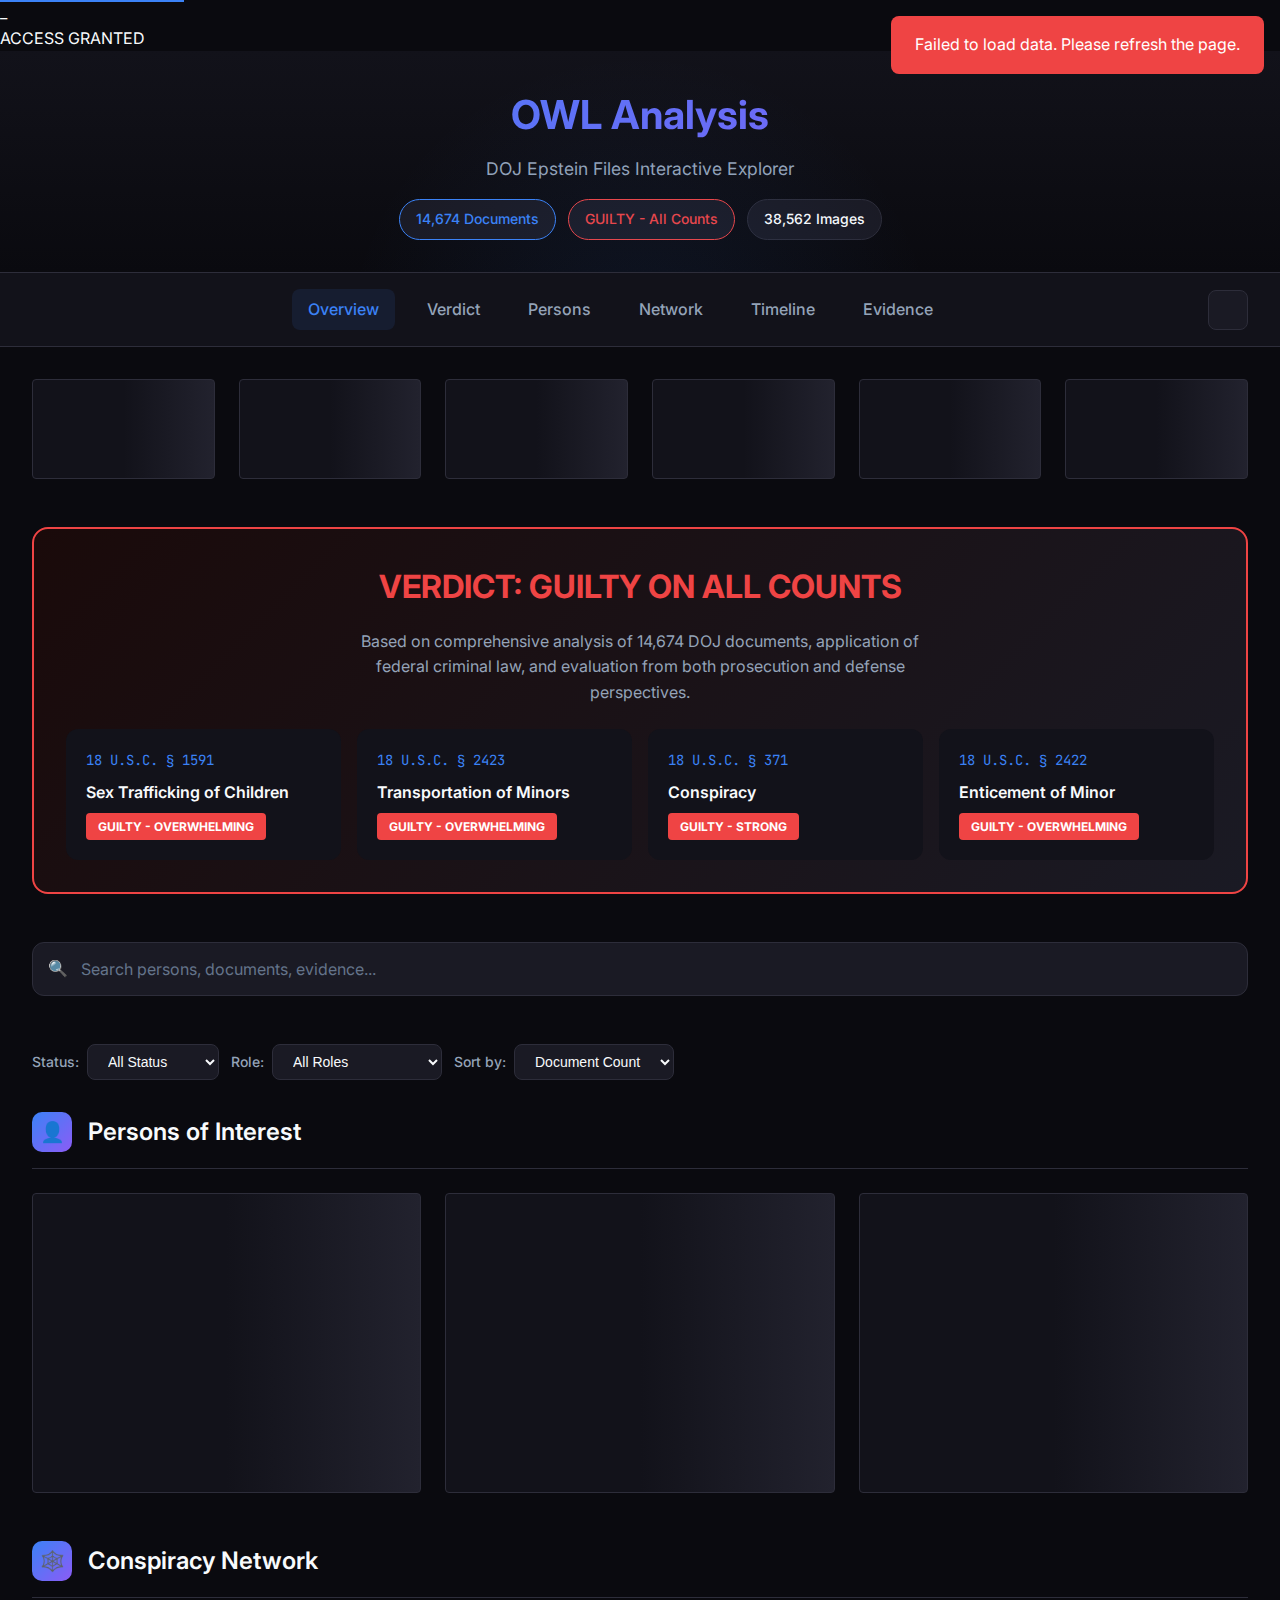
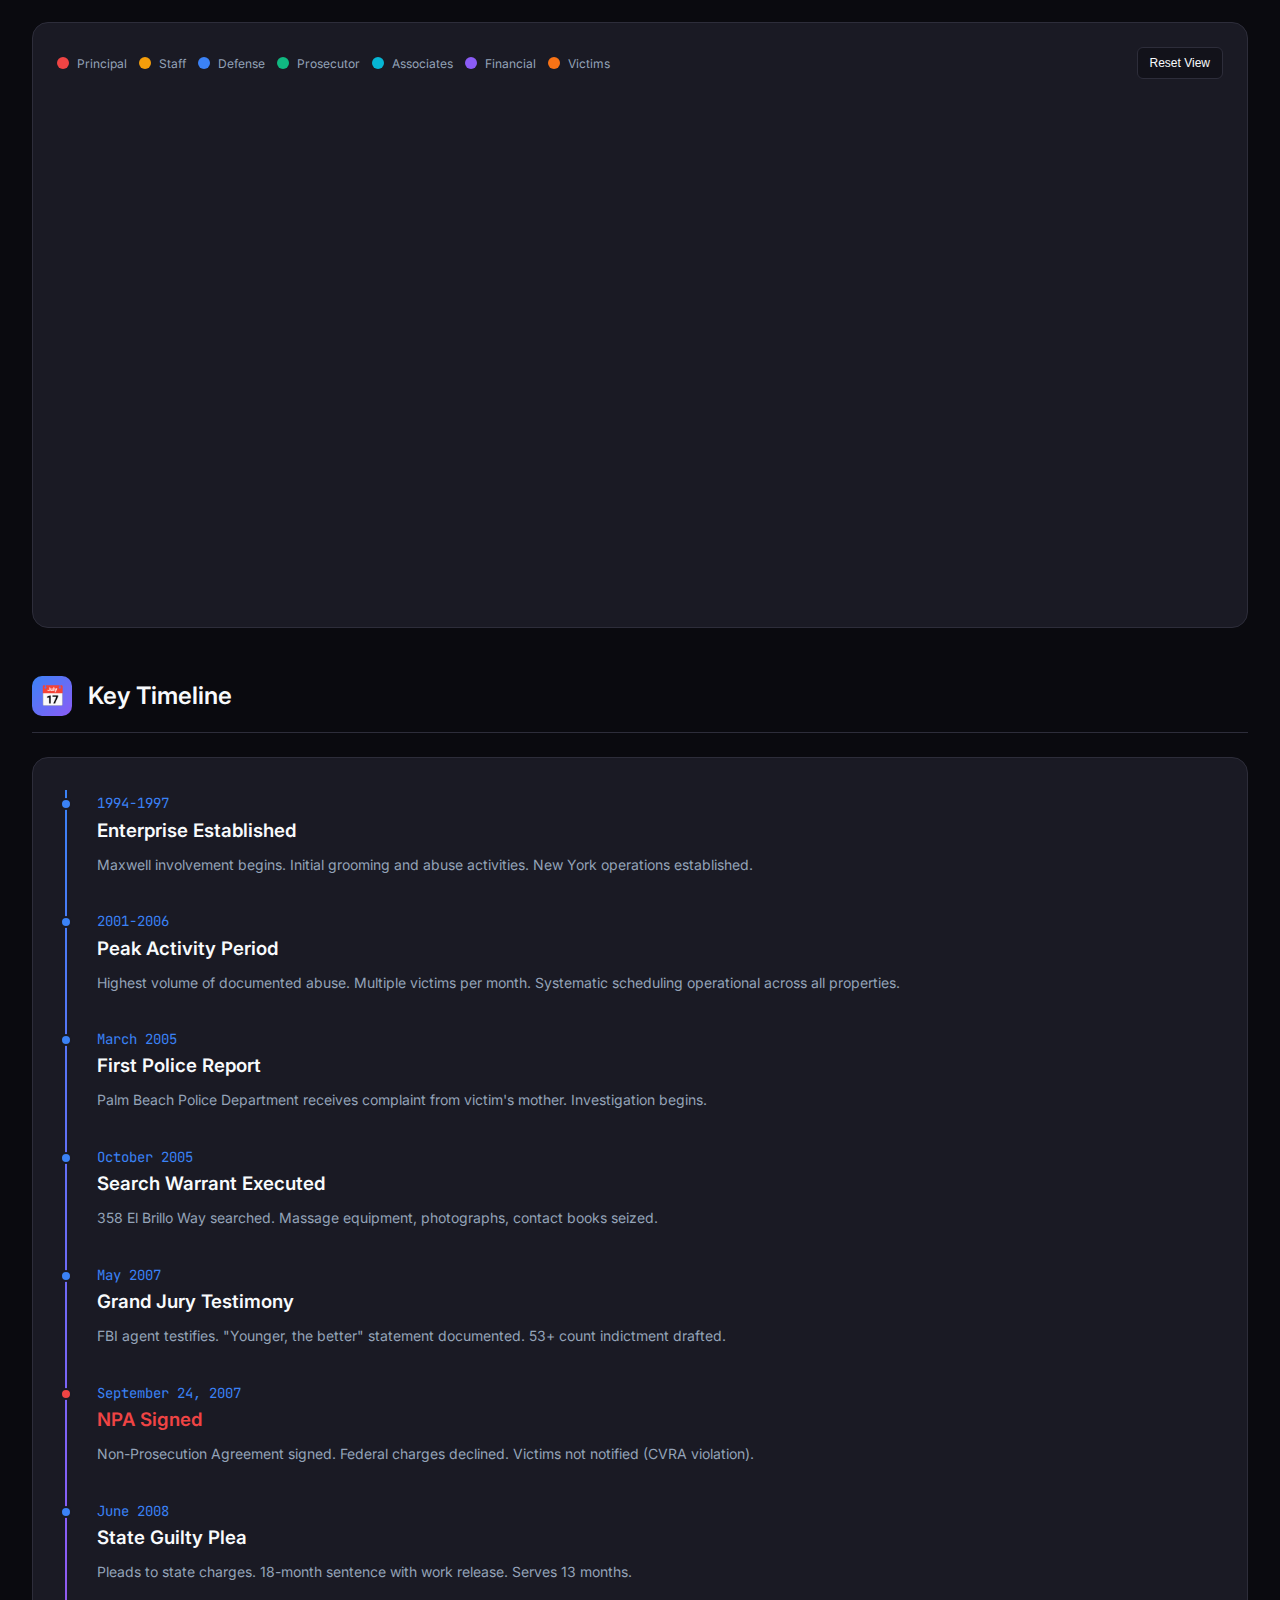
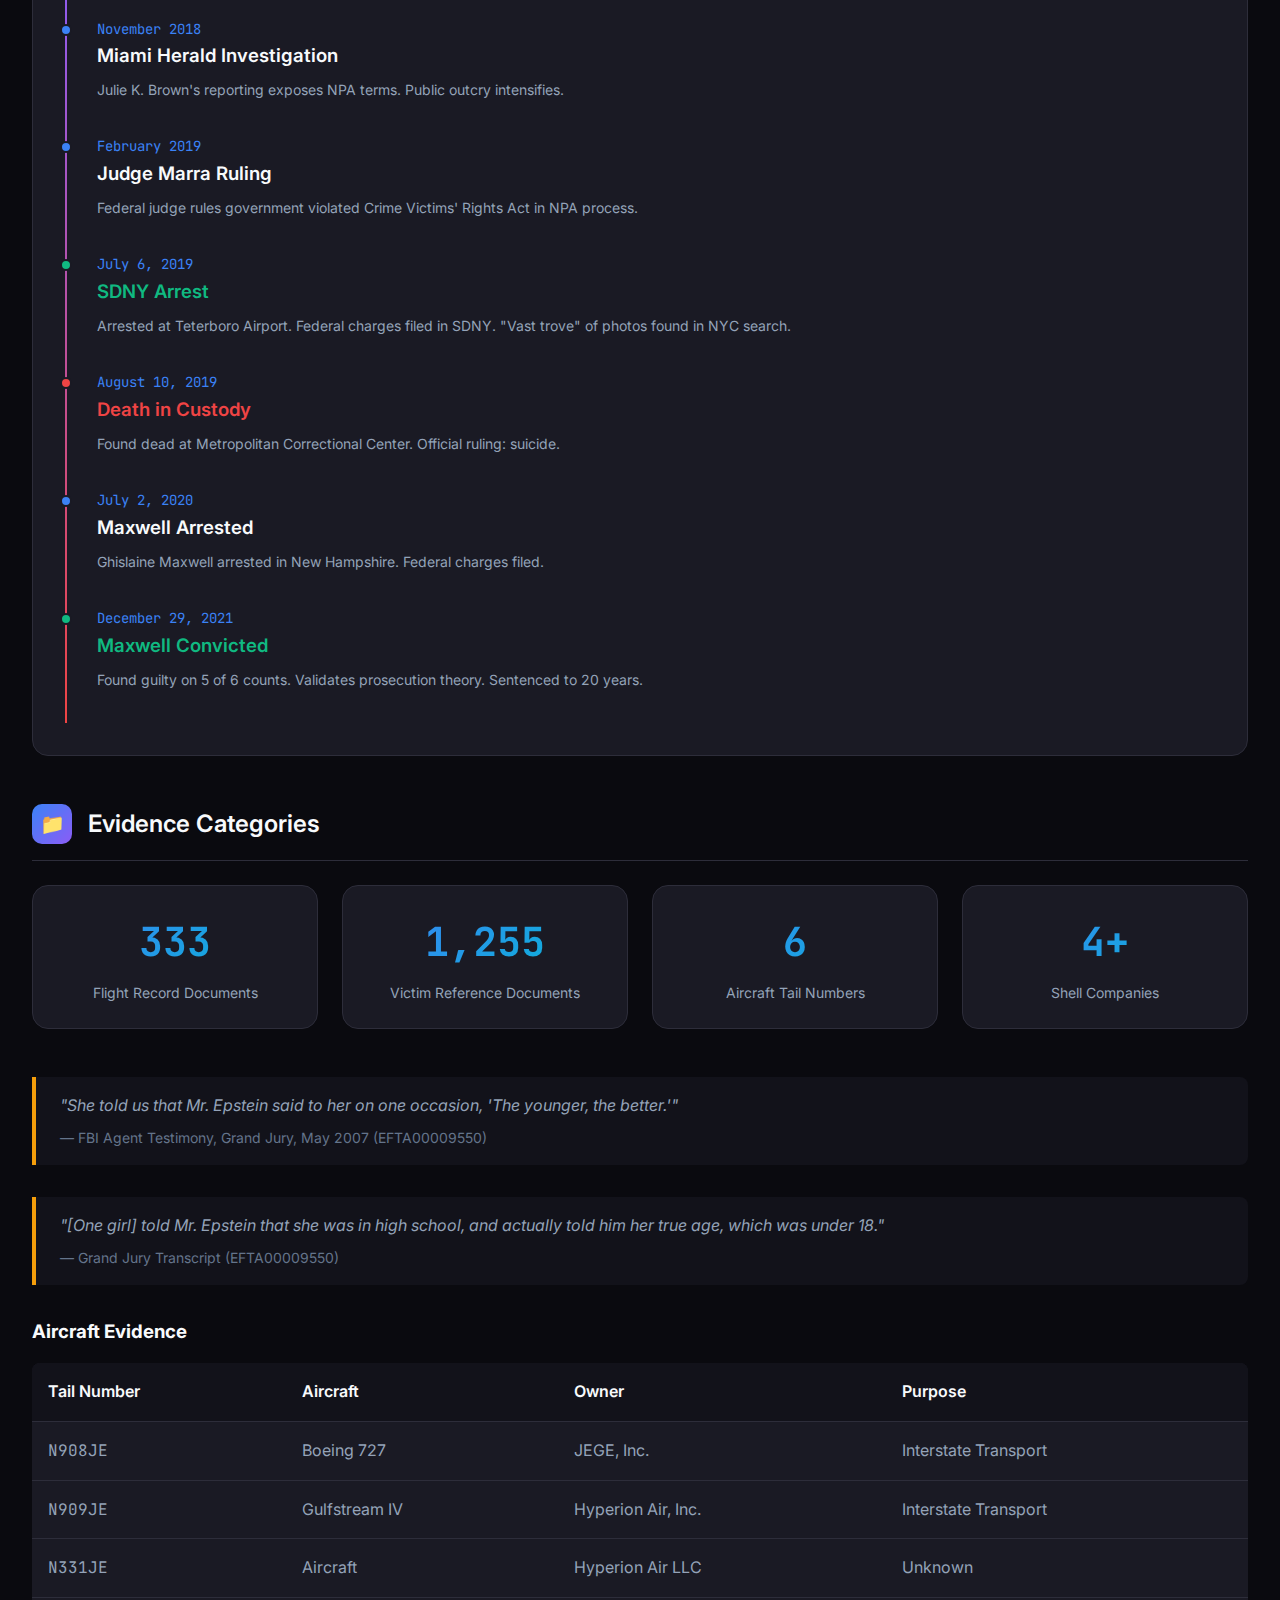
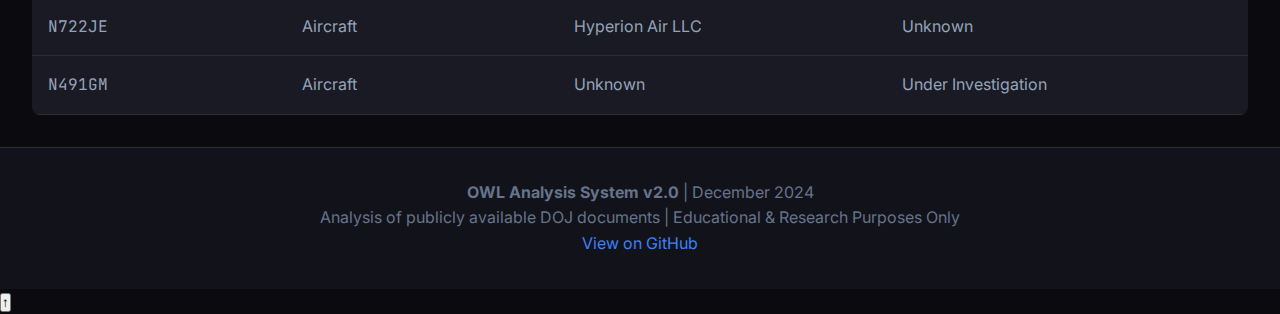
<file: index.html>
<!DOCTYPE html>
<html lang="en" data-theme="dark">

<head>
    <meta charset="UTF-8">
    <meta name="viewport" content="width=device-width, initial-scale=1.0">
    <meta name="description"
        content="OWL Analysis System - Interactive explorer for DOJ Epstein Files analysis with 14,674 documents reviewed">
    <meta name="keywords" content="DOJ, Epstein, legal analysis, documents, OWL">
    <meta name="theme-color" content="#0a0a0f">
    <title>OWL Analysis | DOJ Epstein Files Interactive Explorer</title>

    <!-- Open Graph / Social Media -->
    <meta property="og:type" content="website">
    <meta property="og:title" content="OWL Analysis | DOJ Epstein Files Interactive Explorer">
    <meta property="og:description"
        content="Interactive explorer for DOJ Epstein Files analysis with 14,674 documents reviewed. Visualize the network, timeline, and evidence.">
    <meta property="og:image"
        content="https://raw.githubusercontent.com/consigcody94/OWL-DOJ-Epstein-Analysis/main/docs/assets/owl-preview.png">
    <meta name="twitter:card" content="summary_large_image">

    <!-- Preconnect to external resources -->
    <link rel="preconnect" href="https://fonts.googleapis.com">
    <link rel="preconnect" href="https://fonts.gstatic.com" crossorigin>

    <!-- Fonts -->
    <link
        href="https://fonts.googleapis.com/css2?family=Inter:wght@300;400;500;600;700&family=JetBrains+Mono:wght@400;500&display=swap"
        rel="stylesheet">

    <!-- External Libraries -->
    <script src="https://d3js.org/d3.v7.min.js" defer></script>

    <!-- Application Styles -->
    <link rel="stylesheet" href="css/styles.css">
</head>

<body>
    <!-- Cinematic Intro Overlay -->
    <div id="intro-overlay" class="intro-overlay">
        <div class="intro-content">
            <div class="intro-terminal">
                <div id="terminal-output" class="terminal-output"></div>
                <div class="typing-cursor">_</div>
            </div>
            <div class="loading-bar-container">
                <div id="intro-progress" class="loading-bar"></div>
            </div>
            <div id="access-granted" class="access-text">ACCESS GRANTED</div>
        </div>
    </div>

    <!-- Skip Link for Accessibility -->
    <a href="#main-content" class="skip-link">Skip to main content</a>

    <!-- Loading Overlay -->
    <div id="loadingOverlay" class="modal" aria-hidden="true">
        <div class="loading">
            <div class="loading-spinner" aria-label="Loading"></div>
            <p>Loading OWL Analysis...</p>
        </div>
    </div>

    <!-- Header -->
    <header class="header" role="banner">
        <h1>OWL Analysis</h1>
        <p class="subtitle">DOJ Epstein Files Interactive Explorer</p>
        <div class="badges" role="list" aria-label="Key statistics">
            <span class="badge docs" role="listitem">14,674 Documents</span>
            <span class="badge guilty" role="listitem">GUILTY - All Counts</span>
            <span class="badge" role="listitem">38,562 Images</span>
        </div>
    </header>

    <!-- Navigation -->
    <nav class="nav" role="navigation" aria-label="Main navigation">
        <div class="nav-container">
            <div class="nav-links">
                <a href="#overview" aria-current="page">Overview</a>
                <a href="#verdict">Verdict</a>
                <a href="#persons">Persons</a>
                <a href="#network">Network</a>
                <a href="#timeline">Timeline</a>
                <a href="#evidence">Evidence</a>
            </div>
            <button id="themeToggle" class="theme-toggle" aria-label="Toggle dark/light mode" title="Toggle theme">
                <span aria-hidden="true"></span>
            </button>
        </div>
    </nav>

    <!-- Main Content -->
    <main class="main" id="main-content" role="main">

        <!-- Stats Section -->
        <section id="overview" aria-labelledby="overview-heading">
            <h2 id="overview-heading" class="visually-hidden">Overview Statistics</h2>
            <div class="stats-grid" id="statsGrid" role="list" aria-label="Document analysis statistics">
                <!-- Stats will be populated by JavaScript -->
                <div class="stat-card skeleton" style="height: 100px;"></div>
                <div class="stat-card skeleton" style="height: 100px;"></div>
                <div class="stat-card skeleton" style="height: 100px;"></div>
                <div class="stat-card skeleton" style="height: 100px;"></div>
                <div class="stat-card skeleton" style="height: 100px;"></div>
                <div class="stat-card skeleton" style="height: 100px;"></div>
            </div>
        </section>

        <!-- Verdict Section -->
        <section id="verdict" class="verdict-section" aria-labelledby="verdict-heading">
            <h2 id="verdict-heading" class="verdict-title">VERDICT: GUILTY ON ALL COUNTS</h2>
            <p style="color: var(--text-secondary); max-width: 600px; margin: 0 auto;">
                Based on comprehensive analysis of 14,674 DOJ documents, application of federal criminal law,
                and evaluation from both prosecution and defense perspectives.
            </p>
            <div class="verdict-charges" role="list" aria-label="Criminal charges">
                <article class="charge-card" role="listitem">
                    <div class="charge-statute">18 U.S.C. § 1591</div>
                    <div class="charge-name">Sex Trafficking of Children</div>
                    <span class="charge-verdict">GUILTY - OVERWHELMING</span>
                </article>
                <article class="charge-card" role="listitem">
                    <div class="charge-statute">18 U.S.C. § 2423</div>
                    <div class="charge-name">Transportation of Minors</div>
                    <span class="charge-verdict">GUILTY - OVERWHELMING</span>
                </article>
                <article class="charge-card" role="listitem">
                    <div class="charge-statute">18 U.S.C. § 371</div>
                    <div class="charge-name">Conspiracy</div>
                    <span class="charge-verdict">GUILTY - STRONG</span>
                </article>
                <article class="charge-card" role="listitem">
                    <div class="charge-statute">18 U.S.C. § 2422</div>
                    <div class="charge-name">Enticement of Minor</div>
                    <span class="charge-verdict">GUILTY - OVERWHELMING</span>
                </article>
            </div>
        </section>

        <!-- Search & Filter Controls -->
        <div class="search-filter-container" role="search" aria-label="Search and filter persons">
            <div class="search-container">
                <span class="search-icon" aria-hidden="true">🔍</span>
                <input type="search" class="search-input" id="searchInput"
                    placeholder="Search persons, documents, evidence..." aria-label="Search persons of interest"
                    autocomplete="off">
            </div>
            <div id="resultsCount" class="search-results-count" aria-live="polite"></div>
            <div class="filter-controls">
                <div class="filter-group">
                    <label for="statusFilter" class="filter-label">Status:</label>
                    <select id="statusFilter" class="filter-select" aria-label="Filter by status">
                        <option value="all">All Status</option>
                        <option value="Living">Living</option>
                        <option value="Deceased">Deceased</option>
                        <option value="Incarcerated">Incarcerated</option>
                    </select>
                </div>
                <div class="filter-group">
                    <label for="roleFilter" class="filter-label">Role:</label>
                    <select id="roleFilter" class="filter-select" aria-label="Filter by role">
                        <option value="all">All Roles</option>
                        <option value="defendants">Defendants</option>
                        <option value="staff">Staff & Employees</option>
                        <option value="defense">Defense Attorneys</option>
                        <option value="prosecutors">Prosecutors</option>
                        <option value="associates">Associates</option>
                    </select>
                </div>
                <div class="filter-group">
                    <label for="sortSelect" class="filter-label">Sort by:</label>
                    <select id="sortSelect" class="sort-select" aria-label="Sort results">
                        <option value="documents">Document Count</option>
                        <option value="name">Name (A-Z)</option>
                        <option value="status">Status</option>
                    </select>
                </div>
            </div>
        </div>

        <!-- Persons Section -->
        <section id="persons" aria-labelledby="persons-heading">
            <div class="section-header">
                <div class="icon" aria-hidden="true">👤</div>
                <h2 id="persons-heading">Persons of Interest</h2>
            </div>
            <div class="persons-grid" id="personsGrid" role="list" aria-label="Persons of interest">
                <!-- Person cards will be populated by JavaScript -->
                <div class="person-card skeleton" style="height: 300px;"></div>
                <div class="person-card skeleton" style="height: 300px;"></div>
                <div class="person-card skeleton" style="height: 300px;"></div>
            </div>
        </section>

        <!-- Network Visualization -->
        <section id="network" aria-labelledby="network-heading">
            <div class="section-header">
                <div class="icon" aria-hidden="true">🕸️</div>
                <h2 id="network-heading">Conspiracy Network</h2>
            </div>
            <div class="network-container">
                <div class="network-header">
                    <div class="network-legend" role="list" aria-label="Network legend">
                        <div class="legend-item" role="listitem">
                            <span class="legend-color" style="background: #ef4444;"></span>
                            <span>Principal</span>
                        </div>
                        <div class="legend-item" role="listitem">
                            <span class="legend-color" style="background: #f59e0b;"></span>
                            <span>Staff</span>
                        </div>
                        <div class="legend-item" role="listitem">
                            <span class="legend-color" style="background: #3b82f6;"></span>
                            <span>Defense</span>
                        </div>
                        <div class="legend-item" role="listitem">
                            <span class="legend-color" style="background: #10b981;"></span>
                            <span>Prosecutor</span>
                        </div>
                        <div class="legend-item" role="listitem">
                            <span class="legend-color" style="background: #06b6d4;"></span>
                            <span>Associates</span>
                        </div>
                        <div class="legend-item" role="listitem">
                            <span class="legend-color" style="background: #8b5cf6;"></span>
                            <span>Financial</span>
                        </div>
                        <div class="legend-item" role="listitem">
                            <span class="legend-color" style="background: #f97316;"></span>
                            <span>Victims</span>
                        </div>
                    </div>
                    <div class="network-controls">
                        <button id="resetNetwork" class="network-btn" aria-label="Reset network view">
                            Reset View
                        </button>
                    </div>
                </div>
                <svg id="network-svg" role="img"
                    aria-label="Interactive conspiracy network diagram showing connections between persons of interest">
                    <title>Conspiracy Network Visualization</title>
                    <desc>Force-directed graph showing relationships between Jeffrey Epstein and associated persons
                        including co-conspirators, staff, defense attorneys, and associates.</desc>
                </svg>
            </div>
        </section>

        <!-- Timeline -->
        <section id="timeline" aria-labelledby="timeline-heading">
            <div class="section-header">
                <div class="icon" aria-hidden="true">📅</div>
                <h2 id="timeline-heading">Key Timeline</h2>
            </div>
            <div class="timeline" role="list" aria-label="Timeline of key events">
                <div class="timeline-track">
                    <article class="timeline-item" role="listitem">
                        <time class="timeline-date" datetime="1994">1994-1997</time>
                        <h3 class="timeline-title">Enterprise Established</h3>
                        <p class="timeline-desc">Maxwell involvement begins. Initial grooming and abuse activities. New
                            York operations established.</p>
                    </article>
                    <article class="timeline-item" role="listitem">
                        <time class="timeline-date" datetime="2001">2001-2006</time>
                        <h3 class="timeline-title">Peak Activity Period</h3>
                        <p class="timeline-desc">Highest volume of documented abuse. Multiple victims per month.
                            Systematic scheduling operational across all properties.</p>
                    </article>
                    <article class="timeline-item" role="listitem">
                        <time class="timeline-date" datetime="2005-03">March 2005</time>
                        <h3 class="timeline-title">First Police Report</h3>
                        <p class="timeline-desc">Palm Beach Police Department receives complaint from victim's mother.
                            Investigation begins.</p>
                    </article>
                    <article class="timeline-item" role="listitem">
                        <time class="timeline-date" datetime="2005-10">October 2005</time>
                        <h3 class="timeline-title">Search Warrant Executed</h3>
                        <p class="timeline-desc">358 El Brillo Way searched. Massage equipment, photographs, contact
                            books seized.</p>
                    </article>
                    <article class="timeline-item" role="listitem">
                        <time class="timeline-date" datetime="2007-05">May 2007</time>
                        <h3 class="timeline-title">Grand Jury Testimony</h3>
                        <p class="timeline-desc">FBI agent testifies. "Younger, the better" statement documented. 53+
                            count indictment drafted.</p>
                    </article>
                    <article class="timeline-item highlight" role="listitem">
                        <time class="timeline-date" datetime="2007-09-24">September 24, 2007</time>
                        <h3 class="timeline-title highlight">NPA Signed</h3>
                        <p class="timeline-desc">Non-Prosecution Agreement signed. Federal charges declined. Victims not
                            notified (CVRA violation).</p>
                    </article>
                    <article class="timeline-item" role="listitem">
                        <time class="timeline-date" datetime="2008-06">June 2008</time>
                        <h3 class="timeline-title">State Guilty Plea</h3>
                        <p class="timeline-desc">Pleads to state charges. 18-month sentence with work release. Serves 13
                            months.</p>
                    </article>
                    <article class="timeline-item" role="listitem">
                        <time class="timeline-date" datetime="2018-11">November 2018</time>
                        <h3 class="timeline-title">Miami Herald Investigation</h3>
                        <p class="timeline-desc">Julie K. Brown's reporting exposes NPA terms. Public outcry
                            intensifies.</p>
                    </article>
                    <article class="timeline-item" role="listitem">
                        <time class="timeline-date" datetime="2019-02">February 2019</time>
                        <h3 class="timeline-title">Judge Marra Ruling</h3>
                        <p class="timeline-desc">Federal judge rules government violated Crime Victims' Rights Act in
                            NPA process.</p>
                    </article>
                    <article class="timeline-item success" role="listitem">
                        <time class="timeline-date" datetime="2019-07-06">July 6, 2019</time>
                        <h3 class="timeline-title success">SDNY Arrest</h3>
                        <p class="timeline-desc">Arrested at Teterboro Airport. Federal charges filed in SDNY. "Vast
                            trove" of photos found in NYC search.</p>
                    </article>
                    <article class="timeline-item highlight" role="listitem">
                        <time class="timeline-date" datetime="2019-08-10">August 10, 2019</time>
                        <h3 class="timeline-title highlight">Death in Custody</h3>
                        <p class="timeline-desc">Found dead at Metropolitan Correctional Center. Official ruling:
                            suicide.</p>
                    </article>
                    <article class="timeline-item" role="listitem">
                        <time class="timeline-date" datetime="2020-07-02">July 2, 2020</time>
                        <h3 class="timeline-title">Maxwell Arrested</h3>
                        <p class="timeline-desc">Ghislaine Maxwell arrested in New Hampshire. Federal charges filed.</p>
                    </article>
                    <article class="timeline-item success" role="listitem">
                        <time class="timeline-date" datetime="2021-12-29">December 29, 2021</time>
                        <h3 class="timeline-title success">Maxwell Convicted</h3>
                        <p class="timeline-desc">Found guilty on 5 of 6 counts. Validates prosecution theory. Sentenced
                            to 20 years.</p>
                    </article>
                </div>
            </div>
        </section>

        <!-- Evidence Section -->
        <section id="evidence" aria-labelledby="evidence-heading">
            <div class="section-header">
                <div class="icon" aria-hidden="true">📁</div>
                <h2 id="evidence-heading">Evidence Categories</h2>
            </div>
            <div class="stats-grid" role="list" aria-label="Evidence statistics">
                <div class="stat-card" role="listitem">
                    <div class="stat-value">333</div>
                    <div class="stat-label">Flight Record Documents</div>
                </div>
                <div class="stat-card" role="listitem">
                    <div class="stat-value">1,255</div>
                    <div class="stat-label">Victim Reference Documents</div>
                </div>
                <div class="stat-card" role="listitem">
                    <div class="stat-value">6</div>
                    <div class="stat-label">Aircraft Tail Numbers</div>
                </div>
                <div class="stat-card" role="listitem">
                    <div class="stat-value">4+</div>
                    <div class="stat-label">Shell Companies</div>
                </div>
            </div>

            <blockquote class="quote-block" style="margin: 2rem 0;">
                "She told us that Mr. Epstein said to her on one occasion, 'The younger, the better.'"
                <footer class="quote-source">— FBI Agent Testimony, Grand Jury, May 2007 (EFTA00009550)</footer>
            </blockquote>

            <blockquote class="quote-block" style="margin: 2rem 0;">
                "[One girl] told Mr. Epstein that she was in high school, and actually told him her true age, which was
                under 18."
                <footer class="quote-source">— Grand Jury Transcript (EFTA00009550)</footer>
            </blockquote>

            <h3 style="margin: 2rem 0 1rem;">Aircraft Evidence</h3>
            <table class="evidence-table" aria-label="Aircraft evidence table">
                <thead>
                    <tr>
                        <th scope="col">Tail Number</th>
                        <th scope="col">Aircraft</th>
                        <th scope="col">Owner</th>
                        <th scope="col">Purpose</th>
                    </tr>
                </thead>
                <tbody>
                    <tr>
                        <td class="mono">N908JE</td>
                        <td>Boeing 727</td>
                        <td>JEGE, Inc.</td>
                        <td>Interstate Transport</td>
                    </tr>
                    <tr>
                        <td class="mono">N909JE</td>
                        <td>Gulfstream IV</td>
                        <td>Hyperion Air, Inc.</td>
                        <td>Interstate Transport</td>
                    </tr>
                    <tr>
                        <td class="mono">N331JE</td>
                        <td>Aircraft</td>
                        <td>Hyperion Air LLC</td>
                        <td>Unknown</td>
                    </tr>
                    <tr>
                        <td class="mono">N722JE</td>
                        <td>Aircraft</td>
                        <td>Hyperion Air LLC</td>
                        <td>Unknown</td>
                    </tr>
                    <tr>
                        <td class="mono">N491GM</td>
                        <td>Aircraft</td>
                        <td>Unknown</td>
                        <td>Under Investigation</td>
                    </tr>
                </tbody>
            </table>
        </section>
    </main>

    <!-- Footer -->
    <footer class="footer" role="contentinfo">
        <p>
            <strong>OWL Analysis System v2.0</strong> | December 2024<br>
            Analysis of publicly available DOJ documents | Educational &amp; Research Purposes Only<br>
            <a href="https://github.com/consigcody94/OWL-DOJ-Epstein-Analysis" rel="noopener noreferrer">View on
                GitHub</a>
        </p>
    </footer>

    <!-- Modal for document details -->
    <div class="modal" id="docModal" role="dialog" aria-modal="true" aria-labelledby="modalTitle" aria-hidden="true">
        <div class="modal-content">
            <div class="modal-header">
                <h3 id="modalTitle">Document Details</h3>
                <button class="modal-close" aria-label="Close modal">&times;</button>
            </div>
            <div id="modalBody" class="modal-body"></div>
        </div>
    </div>

    <!-- Application JavaScript -->
    <script src="js/intro.js"></script>
    <script src="js/app.js"></script>

    <!-- Visually Hidden Styles for Screen Readers -->
    <style>
        .visually-hidden {
            position: absolute;
            width: 1px;
            height: 1px;
            padding: 0;
            margin: -1px;
            overflow: hidden;
            clip: rect(0, 0, 0, 0);
            white-space: nowrap;
            border: 0;
        }
    </style>
    <button id="backToTop" class="backToTop" aria-label="Back to top">
        ↑
    </button>
</body>

</html>
</file>
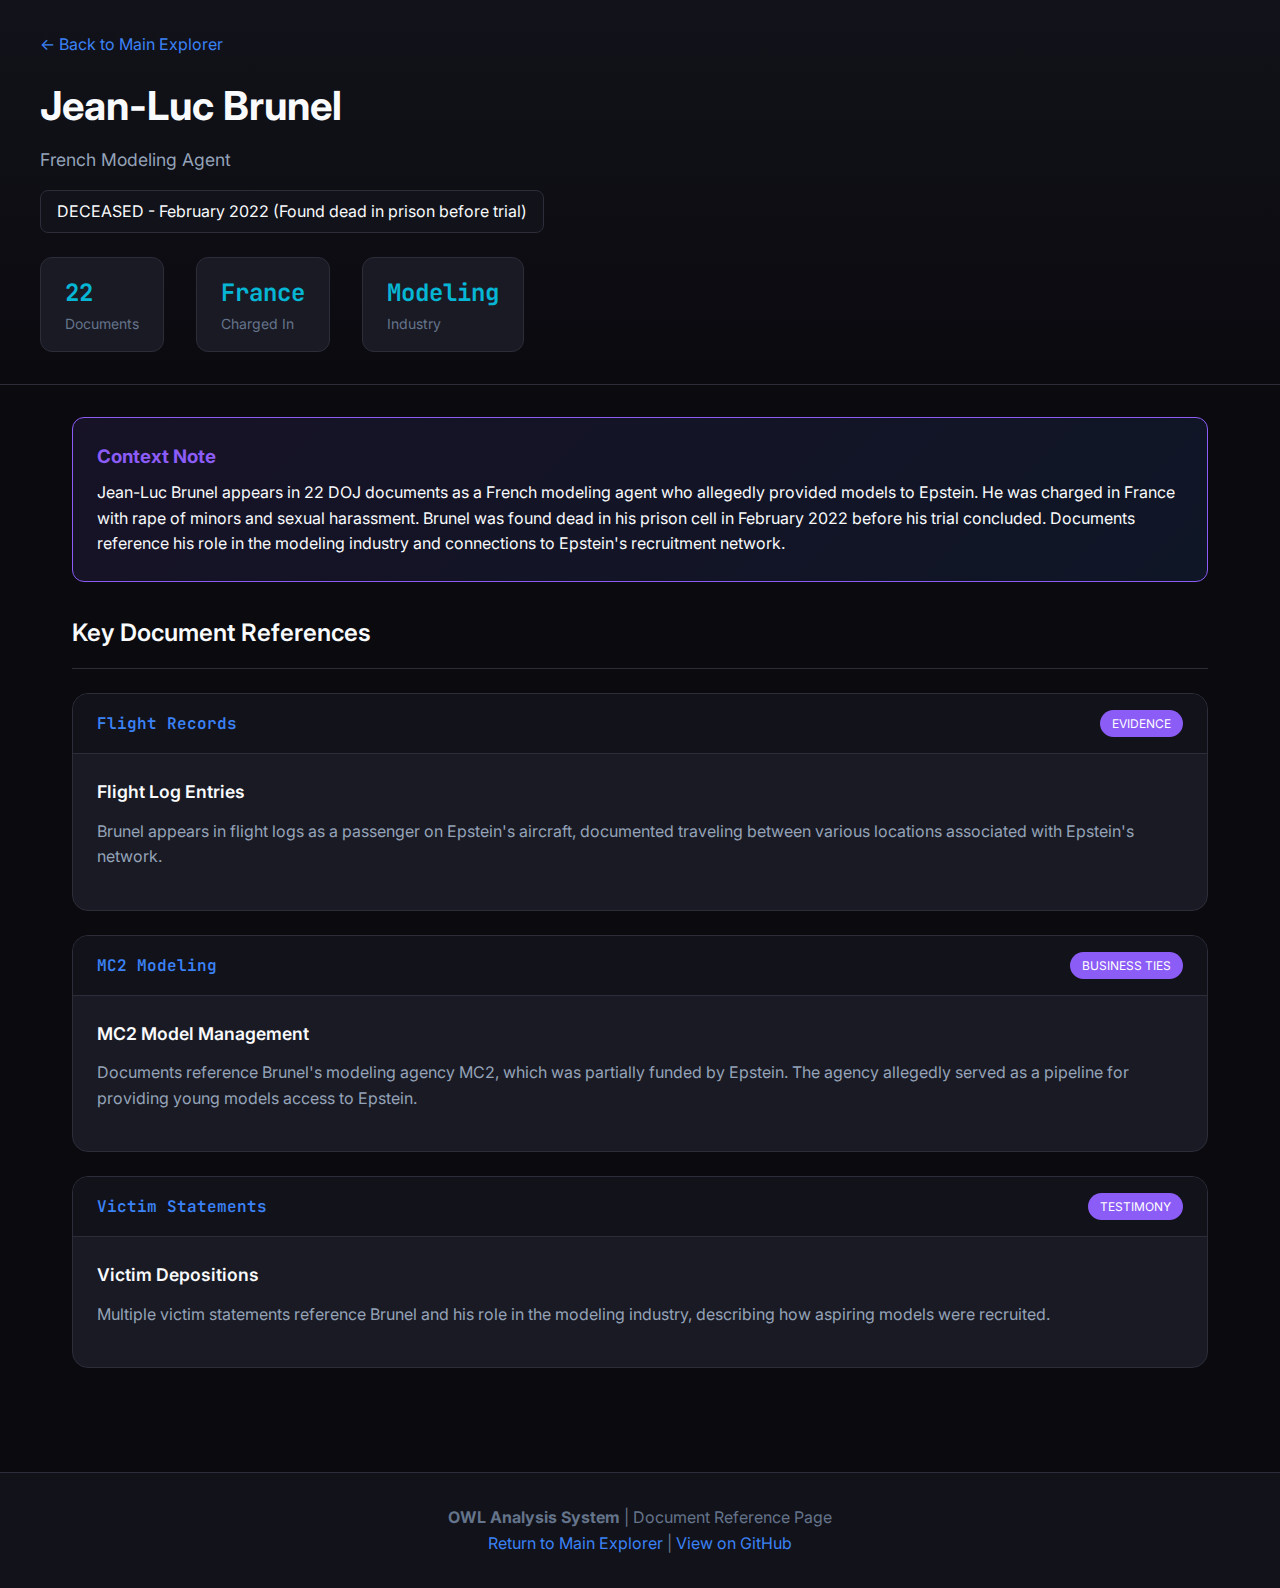
<file: docs/brunel.html>
<!DOCTYPE html>
<html lang="en">
<head>
    <meta charset="UTF-8">
    <meta name="viewport" content="width=device-width, initial-scale=1.0">
    <title>Jean-Luc Brunel - Document References | OWL Analysis</title>
    <link href="https://fonts.googleapis.com/css2?family=Inter:wght@300;400;500;600;700&family=JetBrains+Mono:wght@400;500&display=swap" rel="stylesheet">
    <style>
        :root { --bg-primary: #0a0a0f; --bg-secondary: #12121a; --bg-card: #1a1a24; --accent-blue: #3b82f6; --accent-purple: #8b5cf6; --accent-amber: #f59e0b; --accent-cyan: #06b6d4; --text-primary: #f8fafc; --text-secondary: #94a3b8; --text-muted: #64748b; --border: #2d2d3a; }
        * { margin: 0; padding: 0; box-sizing: border-box; }
        body { font-family: 'Inter', sans-serif; background: var(--bg-primary); color: var(--text-primary); line-height: 1.6; min-height: 100vh; }
        .header { background: linear-gradient(180deg, var(--bg-secondary) 0%, var(--bg-primary) 100%); border-bottom: 1px solid var(--border); padding: 2rem; }
        .header-content { max-width: 1200px; margin: 0 auto; }
        .back-link { color: var(--accent-blue); text-decoration: none; display: inline-flex; align-items: center; gap: 0.5rem; margin-bottom: 1rem; }
        .person-title { font-size: 2.5rem; font-weight: 700; margin-bottom: 0.5rem; }
        .person-subtitle { color: var(--text-secondary); font-size: 1.1rem; }
        .stats-row { display: flex; gap: 2rem; margin-top: 1.5rem; flex-wrap: wrap; }
        .stat { background: var(--bg-card); padding: 1rem 1.5rem; border-radius: 12px; border: 1px solid var(--border); }
        .stat-value { font-size: 1.5rem; font-weight: 700; color: var(--accent-cyan); font-family: 'JetBrains Mono', monospace; }
        .stat-label { font-size: 0.875rem; color: var(--text-muted); }
        .main { max-width: 1200px; margin: 0 auto; padding: 2rem; }
        .section-title { font-size: 1.5rem; font-weight: 600; margin-bottom: 1.5rem; padding-bottom: 1rem; border-bottom: 1px solid var(--border); }
        .document-card { background: var(--bg-card); border: 1px solid var(--border); border-radius: 16px; margin-bottom: 1.5rem; overflow: hidden; }
        .doc-header { background: var(--bg-secondary); padding: 1rem 1.5rem; border-bottom: 1px solid var(--border); display: flex; justify-content: space-between; align-items: center; }
        .doc-id { font-family: 'JetBrains Mono', monospace; font-size: 1rem; font-weight: 600; color: var(--accent-blue); }
        .doc-type { padding: 0.25rem 0.75rem; background: var(--accent-purple); color: white; border-radius: 9999px; font-size: 0.75rem; }
        .doc-body { padding: 1.5rem; }
        .doc-title { font-size: 1.1rem; font-weight: 600; margin-bottom: 0.75rem; }
        .doc-description { color: var(--text-secondary); margin-bottom: 1rem; }
        .context-note { background: linear-gradient(135deg, rgba(139, 92, 246, 0.1) 0%, rgba(59, 130, 246, 0.1) 100%); border: 1px solid var(--accent-purple); border-radius: 12px; padding: 1.5rem; margin-bottom: 2rem; }
        .context-note h3 { color: var(--accent-purple); margin-bottom: 0.5rem; }
        .deceased-badge { background: var(--bg-secondary); border: 1px solid var(--border); padding: 0.5rem 1rem; border-radius: 8px; display: inline-block; margin-top: 1rem; }
        .footer { background: var(--bg-secondary); border-top: 1px solid var(--border); padding: 2rem; text-align: center; color: var(--text-muted); margin-top: 3rem; }
        .footer a { color: var(--accent-blue); text-decoration: none; }
    </style>
</head>
<body>
    <header class="header">
        <div class="header-content">
            <a href="../index.html" class="back-link">← Back to Main Explorer</a>
            <h1 class="person-title">Jean-Luc Brunel</h1>
            <p class="person-subtitle">French Modeling Agent</p>
            <div class="deceased-badge">DECEASED - February 2022 (Found dead in prison before trial)</div>
            <div class="stats-row">
                <div class="stat">
                    <div class="stat-value">22</div>
                    <div class="stat-label">Documents</div>
                </div>
                <div class="stat">
                    <div class="stat-value">France</div>
                    <div class="stat-label">Charged In</div>
                </div>
                <div class="stat">
                    <div class="stat-value">Modeling</div>
                    <div class="stat-label">Industry</div>
                </div>
            </div>
        </div>
    </header>

    <main class="main">
        <div class="context-note">
            <h3>Context Note</h3>
            <p>Jean-Luc Brunel appears in 22 DOJ documents as a French modeling agent who allegedly provided
            models to Epstein. He was charged in France with rape of minors and sexual harassment. Brunel
            was found dead in his prison cell in February 2022 before his trial concluded. Documents reference
            his role in the modeling industry and connections to Epstein's recruitment network.</p>
        </div>

        <h2 class="section-title">Key Document References</h2>

        <div class="document-card">
            <div class="doc-header">
                <span class="doc-id">Flight Records</span>
                <span class="doc-type">EVIDENCE</span>
            </div>
            <div class="doc-body">
                <h3 class="doc-title">Flight Log Entries</h3>
                <p class="doc-description">
                    Brunel appears in flight logs as a passenger on Epstein's aircraft, documented traveling
                    between various locations associated with Epstein's network.
                </p>
            </div>
        </div>

        <div class="document-card">
            <div class="doc-header">
                <span class="doc-id">MC2 Modeling</span>
                <span class="doc-type">BUSINESS TIES</span>
            </div>
            <div class="doc-body">
                <h3 class="doc-title">MC2 Model Management</h3>
                <p class="doc-description">
                    Documents reference Brunel's modeling agency MC2, which was partially funded by Epstein.
                    The agency allegedly served as a pipeline for providing young models access to Epstein.
                </p>
            </div>
        </div>

        <div class="document-card">
            <div class="doc-header">
                <span class="doc-id">Victim Statements</span>
                <span class="doc-type">TESTIMONY</span>
            </div>
            <div class="doc-body">
                <h3 class="doc-title">Victim Depositions</h3>
                <p class="doc-description">
                    Multiple victim statements reference Brunel and his role in the modeling industry,
                    describing how aspiring models were recruited.
                </p>
            </div>
        </div>
    </main>

    <footer class="footer">
        <p>
            <strong>OWL Analysis System</strong> | Document Reference Page<br>
            <a href="../index.html">Return to Main Explorer</a> |
            <a href="https://github.com/consigcody94/OWL-DOJ-Epstein-Analysis">View on GitHub</a>
        </p>
    </footer>
</body>
</html>
</file>
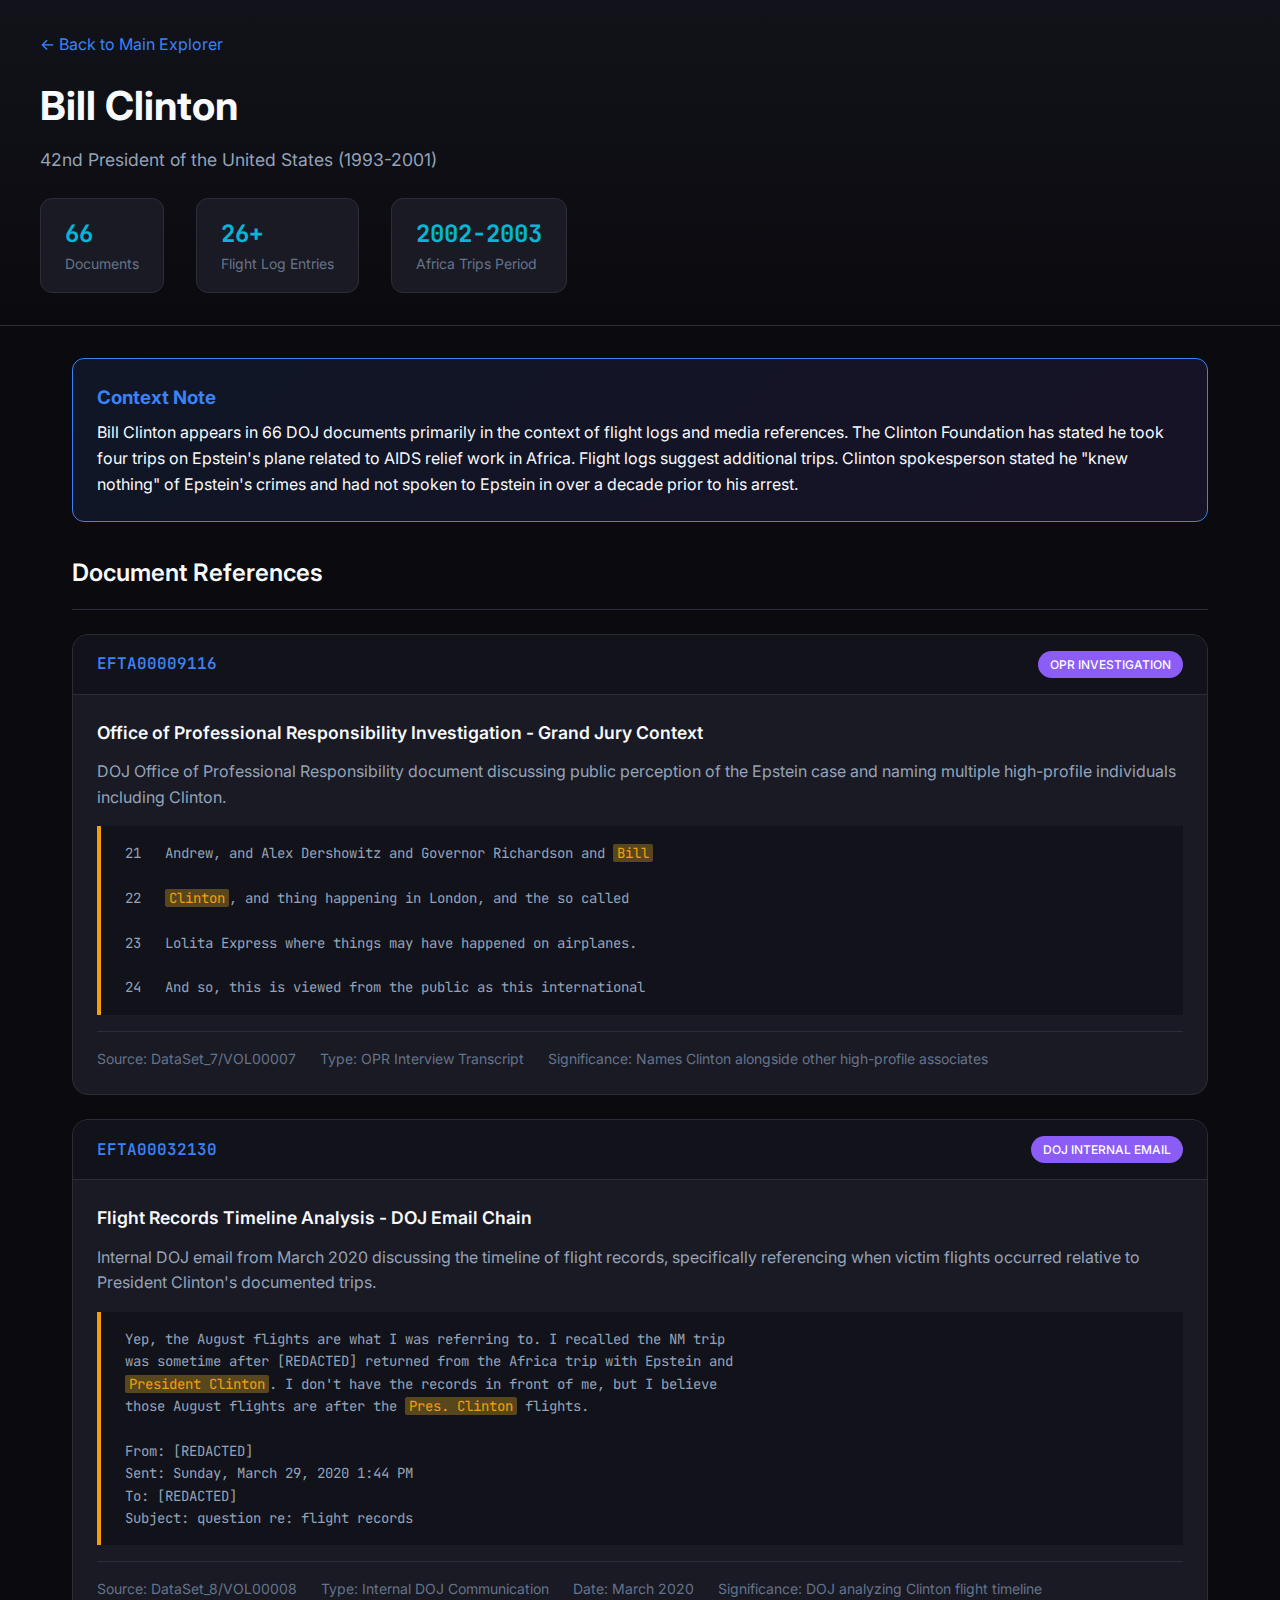
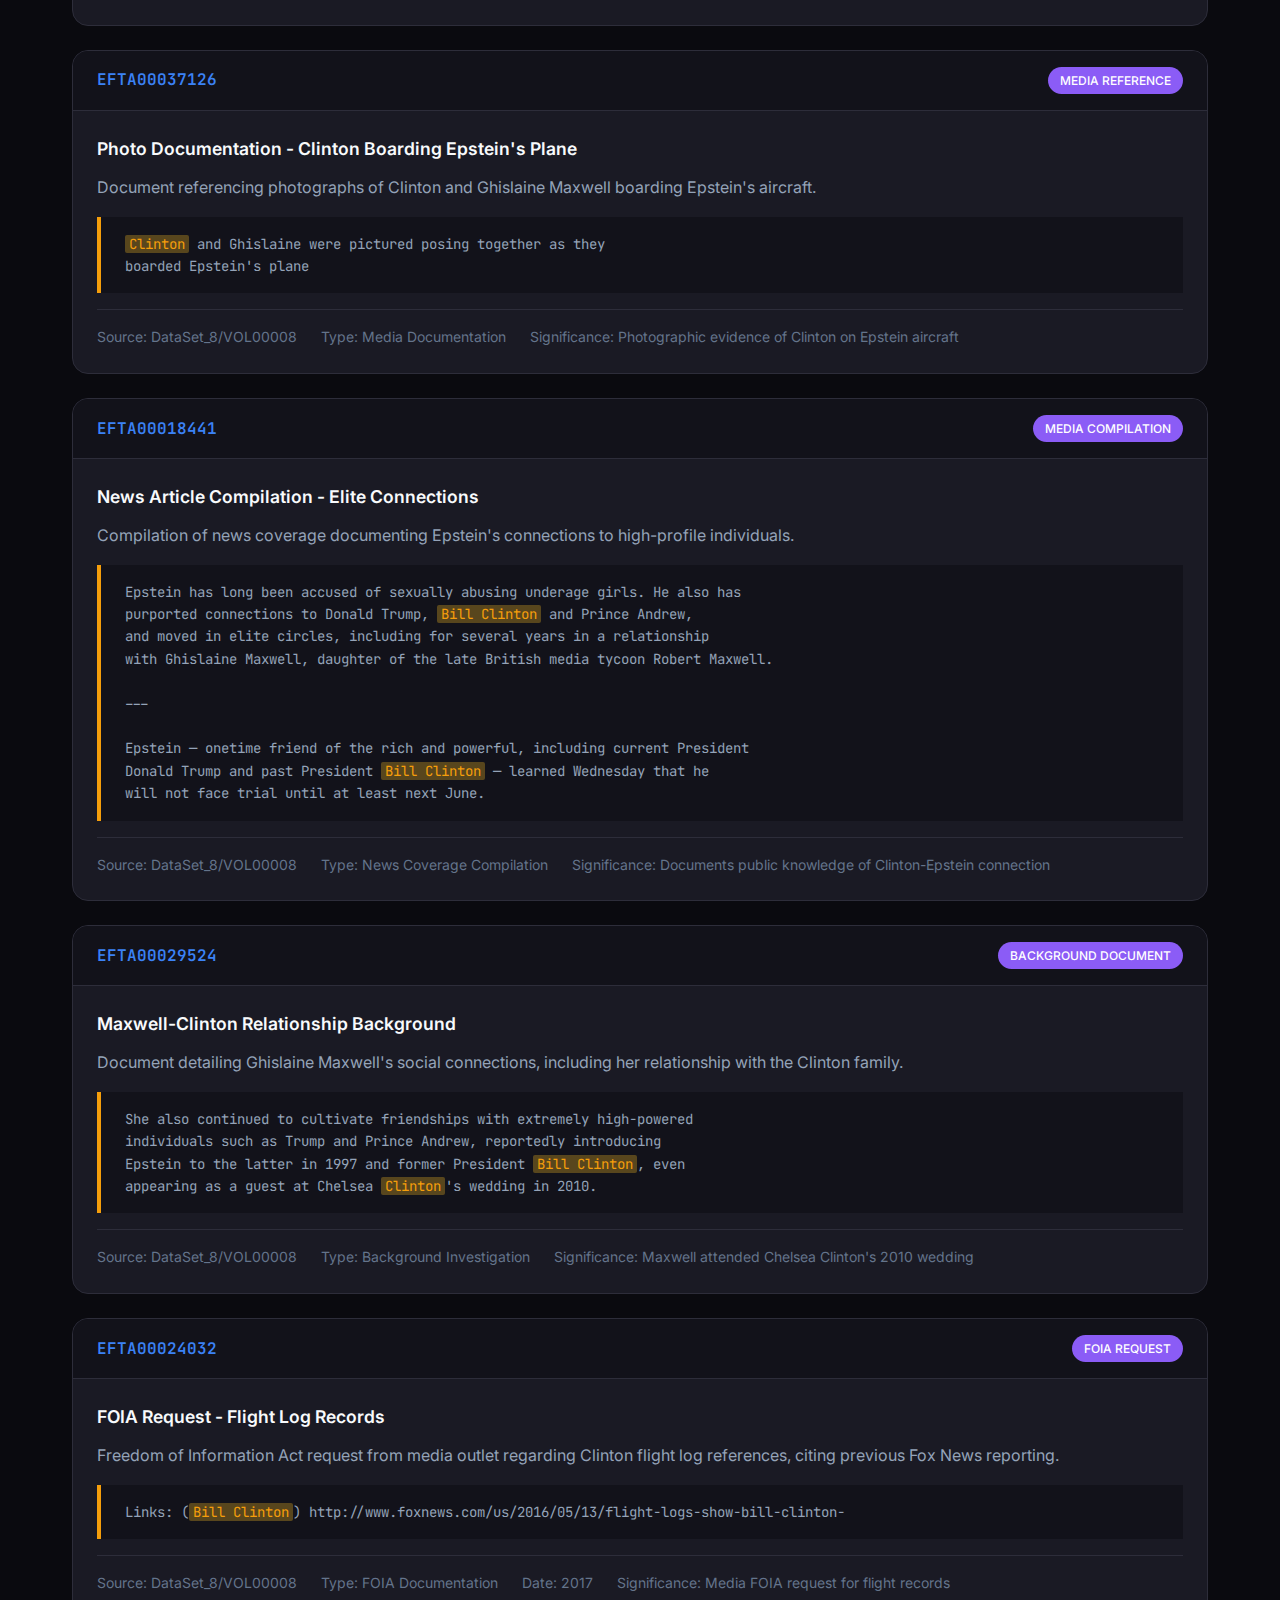
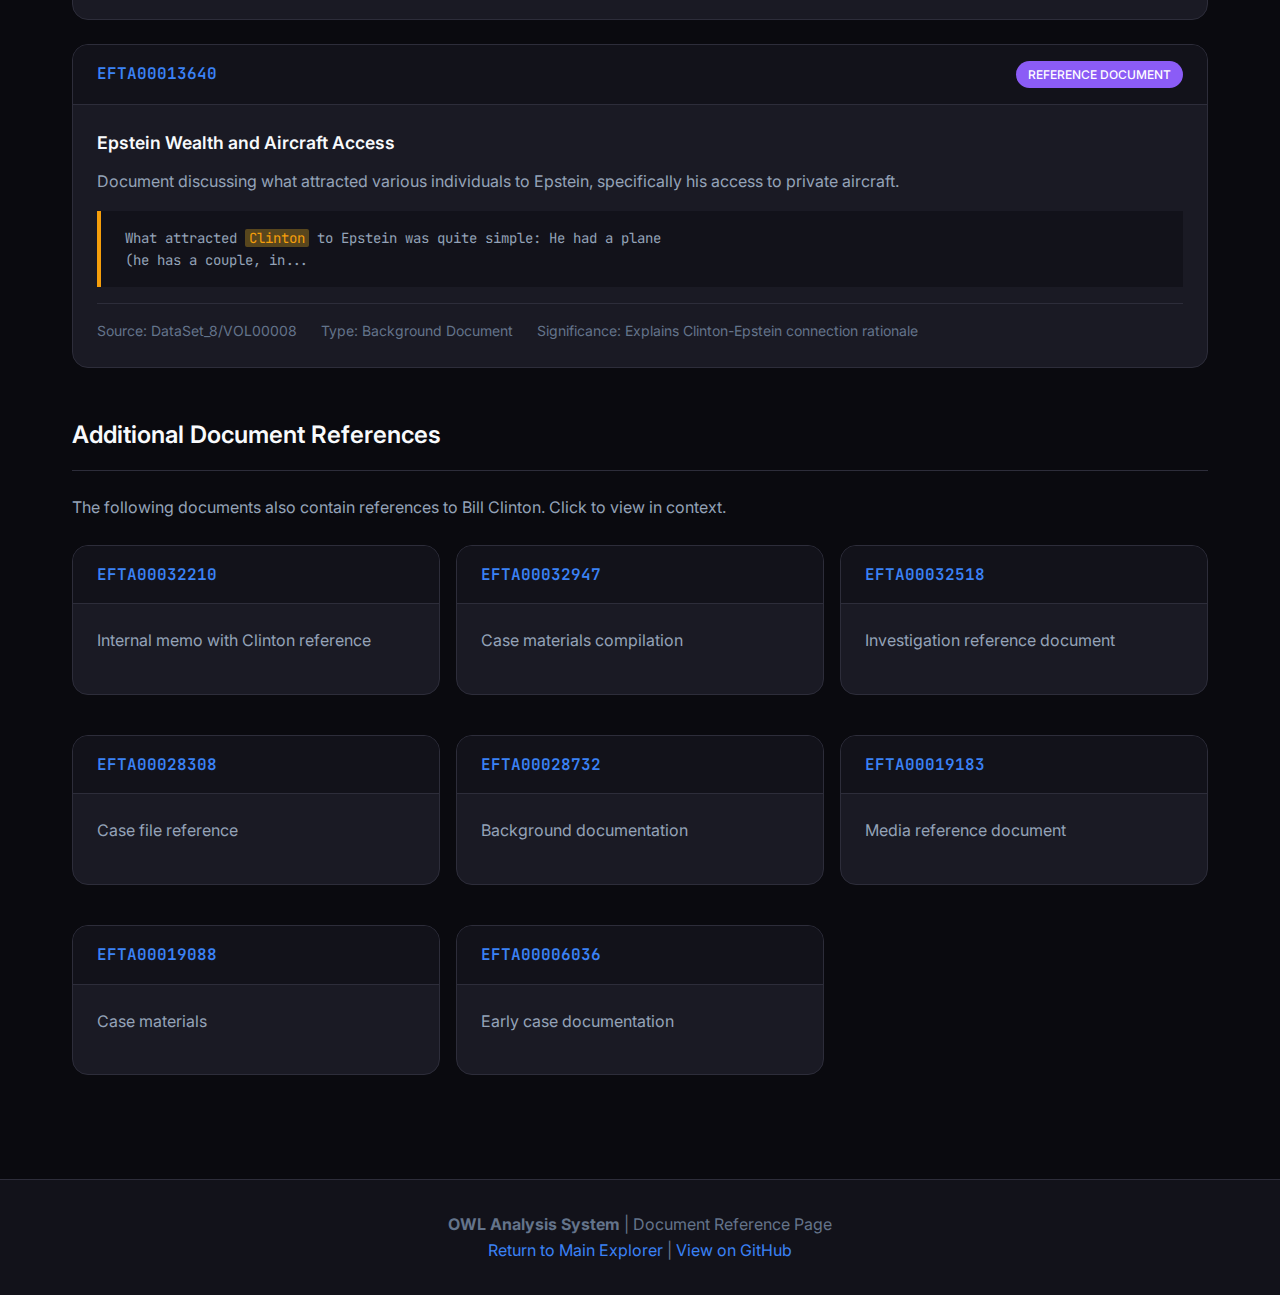
<file: docs/clinton.html>
<!DOCTYPE html>
<html lang="en">
<head>
    <meta charset="UTF-8">
    <meta name="viewport" content="width=device-width, initial-scale=1.0">
    <title>Bill Clinton - Document References | OWL Analysis</title>
    <link href="https://fonts.googleapis.com/css2?family=Inter:wght@300;400;500;600;700&family=JetBrains+Mono:wght@400;500&display=swap" rel="stylesheet">
    <style>
        :root {
            --bg-primary: #0a0a0f;
            --bg-secondary: #12121a;
            --bg-card: #1a1a24;
            --bg-hover: #22222e;
            --accent-blue: #3b82f6;
            --accent-purple: #8b5cf6;
            --accent-red: #ef4444;
            --accent-green: #10b981;
            --accent-amber: #f59e0b;
            --accent-cyan: #06b6d4;
            --text-primary: #f8fafc;
            --text-secondary: #94a3b8;
            --text-muted: #64748b;
            --border: #2d2d3a;
        }
        * { margin: 0; padding: 0; box-sizing: border-box; }
        body {
            font-family: 'Inter', sans-serif;
            background: var(--bg-primary);
            color: var(--text-primary);
            line-height: 1.6;
            min-height: 100vh;
        }
        .header {
            background: linear-gradient(180deg, var(--bg-secondary) 0%, var(--bg-primary) 100%);
            border-bottom: 1px solid var(--border);
            padding: 2rem;
        }
        .header-content {
            max-width: 1200px;
            margin: 0 auto;
        }
        .back-link {
            color: var(--accent-blue);
            text-decoration: none;
            display: inline-flex;
            align-items: center;
            gap: 0.5rem;
            margin-bottom: 1rem;
        }
        .back-link:hover { text-decoration: underline; }
        .person-title {
            font-size: 2.5rem;
            font-weight: 700;
            margin-bottom: 0.5rem;
        }
        .person-subtitle {
            color: var(--text-secondary);
            font-size: 1.1rem;
        }
        .stats-row {
            display: flex;
            gap: 2rem;
            margin-top: 1.5rem;
            flex-wrap: wrap;
        }
        .stat {
            background: var(--bg-card);
            padding: 1rem 1.5rem;
            border-radius: 12px;
            border: 1px solid var(--border);
        }
        .stat-value {
            font-size: 1.5rem;
            font-weight: 700;
            color: var(--accent-cyan);
            font-family: 'JetBrains Mono', monospace;
        }
        .stat-label {
            font-size: 0.875rem;
            color: var(--text-muted);
        }
        .main {
            max-width: 1200px;
            margin: 0 auto;
            padding: 2rem;
        }
        .section-title {
            font-size: 1.5rem;
            font-weight: 600;
            margin-bottom: 1.5rem;
            padding-bottom: 1rem;
            border-bottom: 1px solid var(--border);
        }
        .document-card {
            background: var(--bg-card);
            border: 1px solid var(--border);
            border-radius: 16px;
            margin-bottom: 1.5rem;
            overflow: hidden;
            transition: all 0.3s;
        }
        .document-card:hover {
            border-color: var(--accent-blue);
            box-shadow: 0 10px 40px rgba(59, 130, 246, 0.1);
        }
        .doc-header {
            background: var(--bg-secondary);
            padding: 1rem 1.5rem;
            border-bottom: 1px solid var(--border);
            display: flex;
            justify-content: space-between;
            align-items: center;
            flex-wrap: wrap;
            gap: 1rem;
        }
        .doc-id {
            font-family: 'JetBrains Mono', monospace;
            font-size: 1rem;
            font-weight: 600;
            color: var(--accent-blue);
        }
        .doc-type {
            padding: 0.25rem 0.75rem;
            background: var(--accent-purple);
            color: white;
            border-radius: 9999px;
            font-size: 0.75rem;
            font-weight: 500;
        }
        .doc-body {
            padding: 1.5rem;
        }
        .doc-title {
            font-size: 1.1rem;
            font-weight: 600;
            margin-bottom: 0.75rem;
        }
        .doc-description {
            color: var(--text-secondary);
            margin-bottom: 1rem;
        }
        .doc-excerpt {
            background: var(--bg-secondary);
            border-left: 4px solid var(--accent-amber);
            padding: 1rem 1.5rem;
            margin: 1rem 0;
            font-family: 'JetBrains Mono', monospace;
            font-size: 0.875rem;
            color: var(--text-secondary);
            white-space: pre-wrap;
            overflow-x: auto;
        }
        .doc-excerpt .highlight {
            background: rgba(251, 191, 36, 0.3);
            color: var(--accent-amber);
            padding: 0 0.25rem;
            border-radius: 2px;
        }
        .doc-meta {
            display: flex;
            gap: 1.5rem;
            flex-wrap: wrap;
            font-size: 0.875rem;
            color: var(--text-muted);
            margin-top: 1rem;
            padding-top: 1rem;
            border-top: 1px solid var(--border);
        }
        .context-note {
            background: linear-gradient(135deg, rgba(59, 130, 246, 0.1) 0%, rgba(139, 92, 246, 0.1) 100%);
            border: 1px solid var(--accent-blue);
            border-radius: 12px;
            padding: 1.5rem;
            margin-bottom: 2rem;
        }
        .context-note h3 {
            color: var(--accent-blue);
            margin-bottom: 0.5rem;
        }
        .footer {
            background: var(--bg-secondary);
            border-top: 1px solid var(--border);
            padding: 2rem;
            text-align: center;
            color: var(--text-muted);
            margin-top: 3rem;
        }
        .footer a { color: var(--accent-blue); text-decoration: none; }
    </style>
</head>
<body>
    <header class="header">
        <div class="header-content">
            <a href="../index.html" class="back-link">← Back to Main Explorer</a>
            <h1 class="person-title">Bill Clinton</h1>
            <p class="person-subtitle">42nd President of the United States (1993-2001)</p>
            <div class="stats-row">
                <div class="stat">
                    <div class="stat-value">66</div>
                    <div class="stat-label">Documents</div>
                </div>
                <div class="stat">
                    <div class="stat-value">26+</div>
                    <div class="stat-label">Flight Log Entries</div>
                </div>
                <div class="stat">
                    <div class="stat-value">2002-2003</div>
                    <div class="stat-label">Africa Trips Period</div>
                </div>
            </div>
        </div>
    </header>

    <main class="main">
        <div class="context-note">
            <h3>Context Note</h3>
            <p>Bill Clinton appears in 66 DOJ documents primarily in the context of flight logs and media references.
            The Clinton Foundation has stated he took four trips on Epstein's plane related to AIDS relief work in Africa.
            Flight logs suggest additional trips. Clinton spokesperson stated he "knew nothing" of Epstein's crimes and
            had not spoken to Epstein in over a decade prior to his arrest.</p>
        </div>

        <h2 class="section-title">Document References</h2>

        <!-- EFTA00009116 -->
        <div class="document-card" id="EFTA00009116">
            <div class="doc-header">
                <span class="doc-id">EFTA00009116</span>
                <span class="doc-type">OPR INVESTIGATION</span>
            </div>
            <div class="doc-body">
                <h3 class="doc-title">Office of Professional Responsibility Investigation - Grand Jury Context</h3>
                <p class="doc-description">
                    DOJ Office of Professional Responsibility document discussing public perception of the Epstein case
                    and naming multiple high-profile individuals including Clinton.
                </p>
                <div class="doc-excerpt">21   Andrew, and Alex Dershowitz and Governor Richardson and <span class="highlight">Bill</span>

22   <span class="highlight">Clinton</span>, and thing happening in London, and the so called

23   Lolita Express where things may have happened on airplanes.

24   And so, this is viewed from the public as this international</div>
                <div class="doc-meta">
                    <span>Source: DataSet_7/VOL00007</span>
                    <span>Type: OPR Interview Transcript</span>
                    <span>Significance: Names Clinton alongside other high-profile associates</span>
                </div>
            </div>
        </div>

        <!-- EFTA00032130 -->
        <div class="document-card" id="EFTA00032130">
            <div class="doc-header">
                <span class="doc-id">EFTA00032130</span>
                <span class="doc-type">DOJ INTERNAL EMAIL</span>
            </div>
            <div class="doc-body">
                <h3 class="doc-title">Flight Records Timeline Analysis - DOJ Email Chain</h3>
                <p class="doc-description">
                    Internal DOJ email from March 2020 discussing the timeline of flight records, specifically
                    referencing when victim flights occurred relative to President Clinton's documented trips.
                </p>
                <div class="doc-excerpt">Yep, the August flights are what I was referring to. I recalled the NM trip
was sometime after [REDACTED] returned from the Africa trip with Epstein and
<span class="highlight">President Clinton</span>. I don't have the records in front of me, but I believe
those August flights are after the <span class="highlight">Pres. Clinton</span> flights.

From: [REDACTED]
Sent: Sunday, March 29, 2020 1:44 PM
To: [REDACTED]
Subject: question re: flight records</div>
                <div class="doc-meta">
                    <span>Source: DataSet_8/VOL00008</span>
                    <span>Type: Internal DOJ Communication</span>
                    <span>Date: March 2020</span>
                    <span>Significance: DOJ analyzing Clinton flight timeline</span>
                </div>
            </div>
        </div>

        <!-- EFTA00037126 -->
        <div class="document-card" id="EFTA00037126">
            <div class="doc-header">
                <span class="doc-id">EFTA00037126</span>
                <span class="doc-type">MEDIA REFERENCE</span>
            </div>
            <div class="doc-body">
                <h3 class="doc-title">Photo Documentation - Clinton Boarding Epstein's Plane</h3>
                <p class="doc-description">
                    Document referencing photographs of Clinton and Ghislaine Maxwell boarding Epstein's aircraft.
                </p>
                <div class="doc-excerpt"><span class="highlight">Clinton</span> and Ghislaine were pictured posing together as they
boarded Epstein's plane</div>
                <div class="doc-meta">
                    <span>Source: DataSet_8/VOL00008</span>
                    <span>Type: Media Documentation</span>
                    <span>Significance: Photographic evidence of Clinton on Epstein aircraft</span>
                </div>
            </div>
        </div>

        <!-- EFTA00018441 -->
        <div class="document-card" id="EFTA00018441">
            <div class="doc-header">
                <span class="doc-id">EFTA00018441</span>
                <span class="doc-type">MEDIA COMPILATION</span>
            </div>
            <div class="doc-body">
                <h3 class="doc-title">News Article Compilation - Elite Connections</h3>
                <p class="doc-description">
                    Compilation of news coverage documenting Epstein's connections to high-profile individuals.
                </p>
                <div class="doc-excerpt">Epstein has long been accused of sexually abusing underage girls. He also has
purported connections to Donald Trump, <span class="highlight">Bill Clinton</span> and Prince Andrew,
and moved in elite circles, including for several years in a relationship
with Ghislaine Maxwell, daughter of the late British media tycoon Robert Maxwell.

---

Epstein — onetime friend of the rich and powerful, including current President
Donald Trump and past President <span class="highlight">Bill Clinton</span> — learned Wednesday that he
will not face trial until at least next June.</div>
                <div class="doc-meta">
                    <span>Source: DataSet_8/VOL00008</span>
                    <span>Type: News Coverage Compilation</span>
                    <span>Significance: Documents public knowledge of Clinton-Epstein connection</span>
                </div>
            </div>
        </div>

        <!-- EFTA00029524 -->
        <div class="document-card" id="EFTA00029524">
            <div class="doc-header">
                <span class="doc-id">EFTA00029524</span>
                <span class="doc-type">BACKGROUND DOCUMENT</span>
            </div>
            <div class="doc-body">
                <h3 class="doc-title">Maxwell-Clinton Relationship Background</h3>
                <p class="doc-description">
                    Document detailing Ghislaine Maxwell's social connections, including her relationship with the Clinton family.
                </p>
                <div class="doc-excerpt">She also continued to cultivate friendships with extremely high-powered
individuals such as Trump and Prince Andrew, reportedly introducing
Epstein to the latter in 1997 and former President <span class="highlight">Bill Clinton</span>, even
appearing as a guest at Chelsea <span class="highlight">Clinton</span>'s wedding in 2010.</div>
                <div class="doc-meta">
                    <span>Source: DataSet_8/VOL00008</span>
                    <span>Type: Background Investigation</span>
                    <span>Significance: Maxwell attended Chelsea Clinton's 2010 wedding</span>
                </div>
            </div>
        </div>

        <!-- EFTA00024032 -->
        <div class="document-card" id="EFTA00024032">
            <div class="doc-header">
                <span class="doc-id">EFTA00024032</span>
                <span class="doc-type">FOIA REQUEST</span>
            </div>
            <div class="doc-body">
                <h3 class="doc-title">FOIA Request - Flight Log Records</h3>
                <p class="doc-description">
                    Freedom of Information Act request from media outlet regarding Clinton flight log references,
                    citing previous Fox News reporting.
                </p>
                <div class="doc-excerpt">Links: (<span class="highlight">Bill Clinton</span>) http://www.foxnews.com/us/2016/05/13/flight-logs-show-bill-clinton-</div>
                <div class="doc-meta">
                    <span>Source: DataSet_8/VOL00008</span>
                    <span>Type: FOIA Documentation</span>
                    <span>Date: 2017</span>
                    <span>Significance: Media FOIA request for flight records</span>
                </div>
            </div>
        </div>

        <!-- EFTA00013640 -->
        <div class="document-card" id="EFTA00013640">
            <div class="doc-header">
                <span class="doc-id">EFTA00013640</span>
                <span class="doc-type">REFERENCE DOCUMENT</span>
            </div>
            <div class="doc-body">
                <h3 class="doc-title">Epstein Wealth and Aircraft Access</h3>
                <p class="doc-description">
                    Document discussing what attracted various individuals to Epstein, specifically his access to private aircraft.
                </p>
                <div class="doc-excerpt">What attracted <span class="highlight">Clinton</span> to Epstein was quite simple: He had a plane
(he has a couple, in...</div>
                <div class="doc-meta">
                    <span>Source: DataSet_8/VOL00008</span>
                    <span>Type: Background Document</span>
                    <span>Significance: Explains Clinton-Epstein connection rationale</span>
                </div>
            </div>
        </div>

        <h2 class="section-title" style="margin-top: 3rem;">Additional Document References</h2>
        <p style="color: var(--text-secondary); margin-bottom: 1.5rem;">
            The following documents also contain references to Bill Clinton. Click to view in context.
        </p>

        <div style="display: grid; grid-template-columns: repeat(auto-fill, minmax(300px, 1fr)); gap: 1rem;">
            <div class="document-card" style="cursor: pointer;" onclick="alert('Document EFTA00032210 - Internal memo referencing Clinton in case context')">
                <div class="doc-header"><span class="doc-id">EFTA00032210</span></div>
                <div class="doc-body"><p class="doc-description">Internal memo with Clinton reference</p></div>
            </div>
            <div class="document-card" style="cursor: pointer;" onclick="alert('Document EFTA00032947 - Case materials compilation')">
                <div class="doc-header"><span class="doc-id">EFTA00032947</span></div>
                <div class="doc-body"><p class="doc-description">Case materials compilation</p></div>
            </div>
            <div class="document-card" style="cursor: pointer;" onclick="alert('Document EFTA00032518 - Investigation reference')">
                <div class="doc-header"><span class="doc-id">EFTA00032518</span></div>
                <div class="doc-body"><p class="doc-description">Investigation reference document</p></div>
            </div>
            <div class="document-card" style="cursor: pointer;" onclick="alert('Document EFTA00028308 - Case file reference')">
                <div class="doc-header"><span class="doc-id">EFTA00028308</span></div>
                <div class="doc-body"><p class="doc-description">Case file reference</p></div>
            </div>
            <div class="document-card" style="cursor: pointer;" onclick="alert('Document EFTA00028732 - Background documentation')">
                <div class="doc-header"><span class="doc-id">EFTA00028732</span></div>
                <div class="doc-body"><p class="doc-description">Background documentation</p></div>
            </div>
            <div class="document-card" style="cursor: pointer;" onclick="alert('Document EFTA00019183 - Media reference')">
                <div class="doc-header"><span class="doc-id">EFTA00019183</span></div>
                <div class="doc-body"><p class="doc-description">Media reference document</p></div>
            </div>
            <div class="document-card" style="cursor: pointer;" onclick="alert('Document EFTA00019088 - Case materials')">
                <div class="doc-header"><span class="doc-id">EFTA00019088</span></div>
                <div class="doc-body"><p class="doc-description">Case materials</p></div>
            </div>
            <div class="document-card" style="cursor: pointer;" onclick="alert('Document EFTA00006036 - Early case documentation')">
                <div class="doc-header"><span class="doc-id">EFTA00006036</span></div>
                <div class="doc-body"><p class="doc-description">Early case documentation</p></div>
            </div>
        </div>
    </main>

    <footer class="footer">
        <p>
            <strong>OWL Analysis System</strong> | Document Reference Page<br>
            <a href="../index.html">Return to Main Explorer</a> |
            <a href="https://github.com/consigcody94/OWL-DOJ-Epstein-Analysis">View on GitHub</a>
        </p>
    </footer>
</body>
</html>
</file>
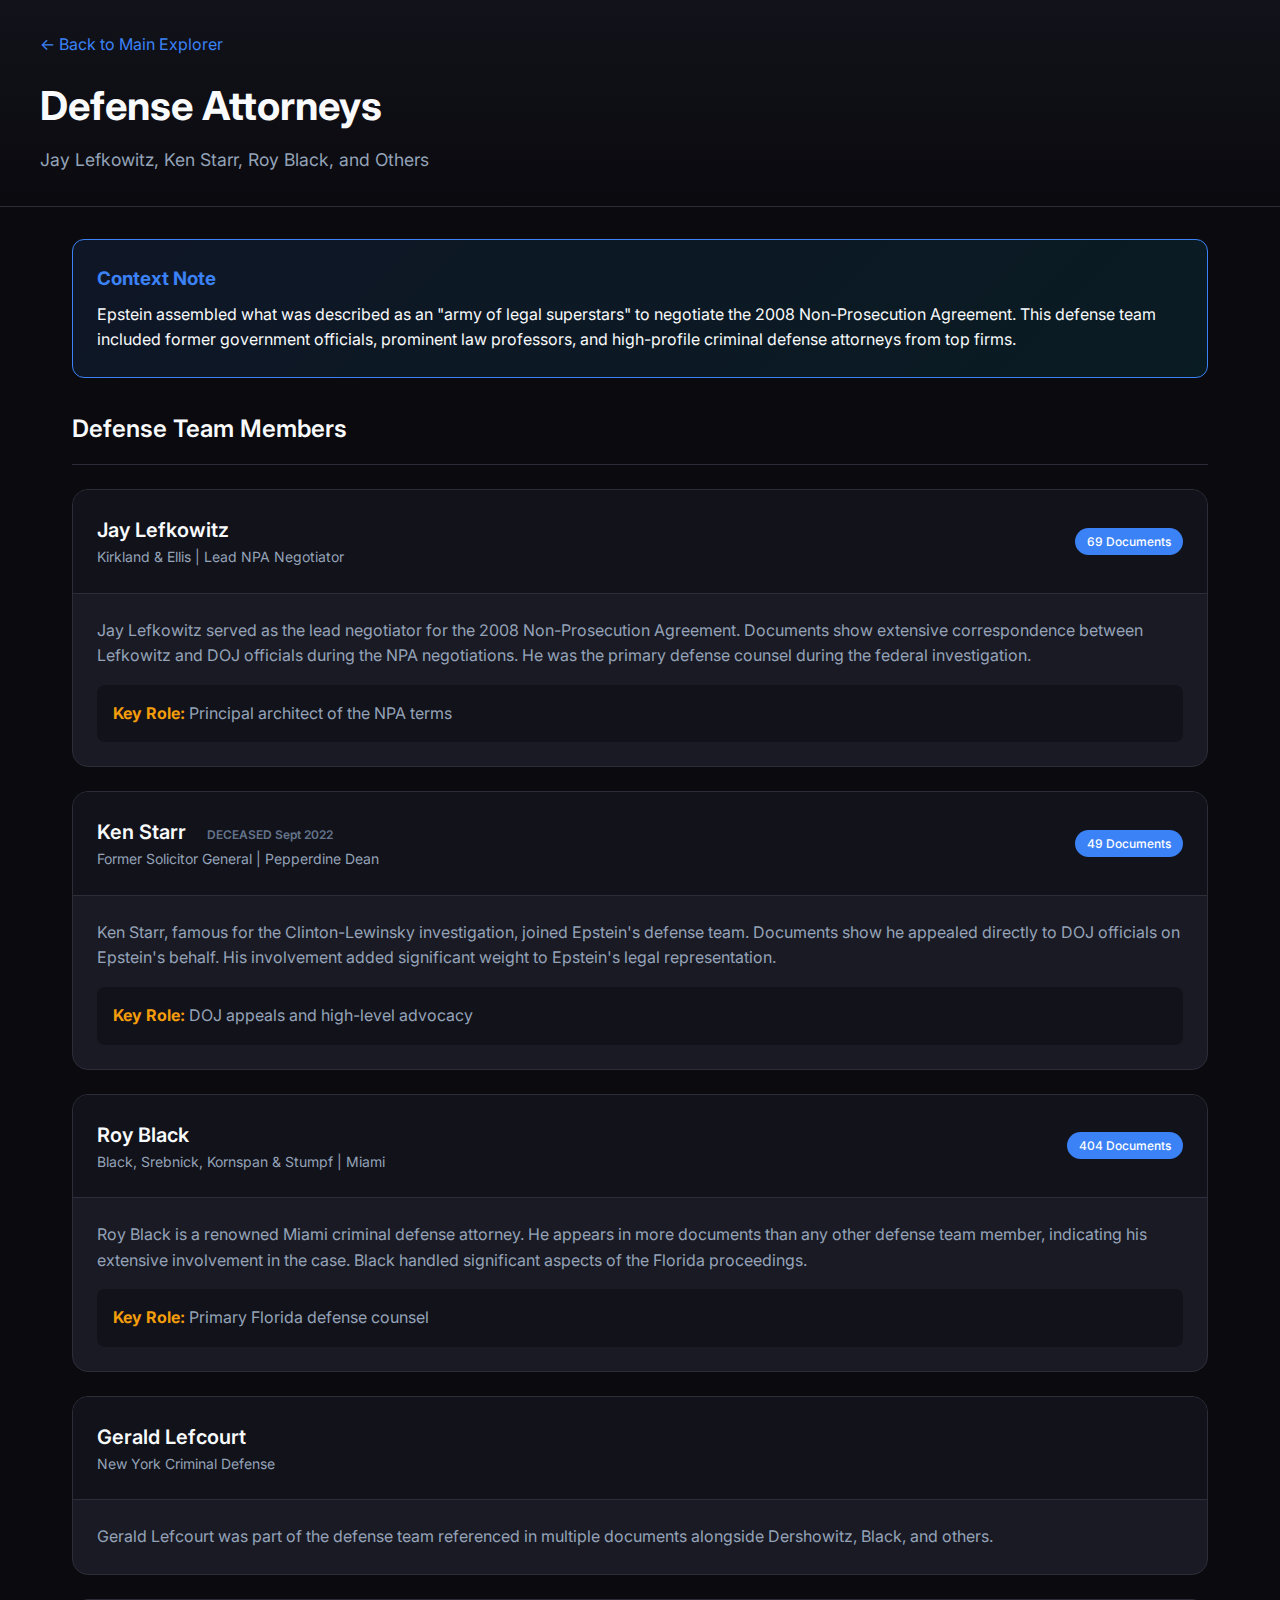
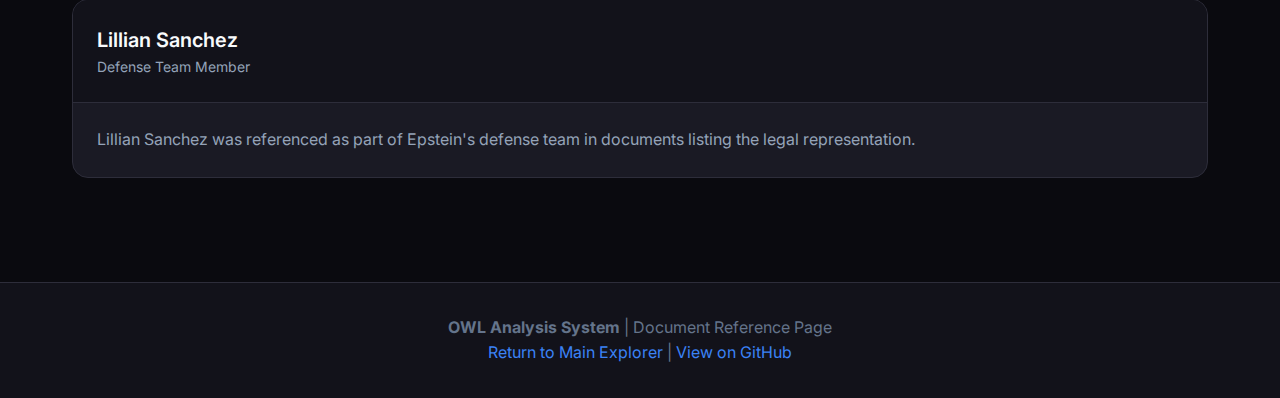
<file: docs/defense-attorneys.html>
<!DOCTYPE html>
<html lang="en">
<head>
    <meta charset="UTF-8">
    <meta name="viewport" content="width=device-width, initial-scale=1.0">
    <title>Defense Attorneys - Document References | OWL Analysis</title>
    <link href="https://fonts.googleapis.com/css2?family=Inter:wght@300;400;500;600;700&family=JetBrains+Mono:wght@400;500&display=swap" rel="stylesheet">
    <style>
        :root { --bg-primary: #0a0a0f; --bg-secondary: #12121a; --bg-card: #1a1a24; --accent-blue: #3b82f6; --accent-cyan: #06b6d4; --accent-amber: #f59e0b; --text-primary: #f8fafc; --text-secondary: #94a3b8; --text-muted: #64748b; --border: #2d2d3a; }
        * { margin: 0; padding: 0; box-sizing: border-box; }
        body { font-family: 'Inter', sans-serif; background: var(--bg-primary); color: var(--text-primary); line-height: 1.6; min-height: 100vh; }
        .header { background: linear-gradient(180deg, var(--bg-secondary) 0%, var(--bg-primary) 100%); border-bottom: 1px solid var(--border); padding: 2rem; }
        .header-content { max-width: 1200px; margin: 0 auto; }
        .back-link { color: var(--accent-blue); text-decoration: none; display: inline-flex; align-items: center; gap: 0.5rem; margin-bottom: 1rem; }
        .person-title { font-size: 2.5rem; font-weight: 700; margin-bottom: 0.5rem; }
        .person-subtitle { color: var(--text-secondary); font-size: 1.1rem; }
        .main { max-width: 1200px; margin: 0 auto; padding: 2rem; }
        .section-title { font-size: 1.5rem; font-weight: 600; margin-bottom: 1.5rem; padding-bottom: 1rem; border-bottom: 1px solid var(--border); }
        .attorney-card { background: var(--bg-card); border: 1px solid var(--border); border-radius: 16px; margin-bottom: 1.5rem; overflow: hidden; }
        .attorney-header { background: var(--bg-secondary); padding: 1.5rem; border-bottom: 1px solid var(--border); display: flex; justify-content: space-between; align-items: center; flex-wrap: wrap; gap: 1rem; }
        .attorney-name { font-size: 1.25rem; font-weight: 600; }
        .attorney-role { color: var(--text-secondary); font-size: 0.875rem; }
        .doc-count { background: var(--accent-blue); color: white; padding: 0.25rem 0.75rem; border-radius: 9999px; font-size: 0.75rem; font-weight: 500; }
        .attorney-body { padding: 1.5rem; }
        .context-note { background: linear-gradient(135deg, rgba(59, 130, 246, 0.1) 0%, rgba(6, 182, 212, 0.1) 100%); border: 1px solid var(--accent-blue); border-radius: 12px; padding: 1.5rem; margin-bottom: 2rem; }
        .context-note h3 { color: var(--accent-blue); margin-bottom: 0.5rem; }
        .deceased-tag { background: var(--bg-secondary); color: var(--text-muted); padding: 0.25rem 0.5rem; border-radius: 4px; font-size: 0.75rem; margin-left: 0.5rem; }
        .footer { background: var(--bg-secondary); border-top: 1px solid var(--border); padding: 2rem; text-align: center; color: var(--text-muted); margin-top: 3rem; }
        .footer a { color: var(--accent-blue); text-decoration: none; }
    </style>
</head>
<body>
    <header class="header">
        <div class="header-content">
            <a href="../index.html" class="back-link">← Back to Main Explorer</a>
            <h1 class="person-title">Defense Attorneys</h1>
            <p class="person-subtitle">Jay Lefkowitz, Ken Starr, Roy Black, and Others</p>
        </div>
    </header>

    <main class="main">
        <div class="context-note">
            <h3>Context Note</h3>
            <p>Epstein assembled what was described as an "army of legal superstars" to negotiate the 2008
            Non-Prosecution Agreement. This defense team included former government officials, prominent law
            professors, and high-profile criminal defense attorneys from top firms.</p>
        </div>

        <h2 class="section-title">Defense Team Members</h2>

        <div class="attorney-card" id="lefkowitz">
            <div class="attorney-header">
                <div>
                    <div class="attorney-name">Jay Lefkowitz</div>
                    <div class="attorney-role">Kirkland & Ellis | Lead NPA Negotiator</div>
                </div>
                <span class="doc-count">69 Documents</span>
            </div>
            <div class="attorney-body">
                <p style="color: var(--text-secondary); margin-bottom: 1rem;">
                    Jay Lefkowitz served as the lead negotiator for the 2008 Non-Prosecution Agreement.
                    Documents show extensive correspondence between Lefkowitz and DOJ officials during
                    the NPA negotiations. He was the primary defense counsel during the federal investigation.
                </p>
                <div style="background: var(--bg-secondary); padding: 1rem; border-radius: 8px;">
                    <strong style="color: var(--accent-amber);">Key Role:</strong>
                    <span style="color: var(--text-secondary);"> Principal architect of the NPA terms</span>
                </div>
            </div>
        </div>

        <div class="attorney-card" id="starr">
            <div class="attorney-header">
                <div>
                    <div class="attorney-name">Ken Starr <span class="deceased-tag">DECEASED Sept 2022</span></div>
                    <div class="attorney-role">Former Solicitor General | Pepperdine Dean</div>
                </div>
                <span class="doc-count">49 Documents</span>
            </div>
            <div class="attorney-body">
                <p style="color: var(--text-secondary); margin-bottom: 1rem;">
                    Ken Starr, famous for the Clinton-Lewinsky investigation, joined Epstein's defense team.
                    Documents show he appealed directly to DOJ officials on Epstein's behalf. His involvement
                    added significant weight to Epstein's legal representation.
                </p>
                <div style="background: var(--bg-secondary); padding: 1rem; border-radius: 8px;">
                    <strong style="color: var(--accent-amber);">Key Role:</strong>
                    <span style="color: var(--text-secondary);"> DOJ appeals and high-level advocacy</span>
                </div>
            </div>
        </div>

        <div class="attorney-card" id="black">
            <div class="attorney-header">
                <div>
                    <div class="attorney-name">Roy Black</div>
                    <div class="attorney-role">Black, Srebnick, Kornspan & Stumpf | Miami</div>
                </div>
                <span class="doc-count">404 Documents</span>
            </div>
            <div class="attorney-body">
                <p style="color: var(--text-secondary); margin-bottom: 1rem;">
                    Roy Black is a renowned Miami criminal defense attorney. He appears in more documents
                    than any other defense team member, indicating his extensive involvement in the case.
                    Black handled significant aspects of the Florida proceedings.
                </p>
                <div style="background: var(--bg-secondary); padding: 1rem; border-radius: 8px;">
                    <strong style="color: var(--accent-amber);">Key Role:</strong>
                    <span style="color: var(--text-secondary);"> Primary Florida defense counsel</span>
                </div>
            </div>
        </div>

        <div class="attorney-card">
            <div class="attorney-header">
                <div>
                    <div class="attorney-name">Gerald Lefcourt</div>
                    <div class="attorney-role">New York Criminal Defense</div>
                </div>
            </div>
            <div class="attorney-body">
                <p style="color: var(--text-secondary);">
                    Gerald Lefcourt was part of the defense team referenced in multiple documents
                    alongside Dershowitz, Black, and others.
                </p>
            </div>
        </div>

        <div class="attorney-card">
            <div class="attorney-header">
                <div>
                    <div class="attorney-name">Lillian Sanchez</div>
                    <div class="attorney-role">Defense Team Member</div>
                </div>
            </div>
            <div class="attorney-body">
                <p style="color: var(--text-secondary);">
                    Lillian Sanchez was referenced as part of Epstein's defense team in documents
                    listing the legal representation.
                </p>
            </div>
        </div>
    </main>

    <footer class="footer">
        <p>
            <strong>OWL Analysis System</strong> | Document Reference Page<br>
            <a href="../index.html">Return to Main Explorer</a> |
            <a href="https://github.com/consigcody94/OWL-DOJ-Epstein-Analysis">View on GitHub</a>
        </p>
    </footer>
</body>
</html>
</file>
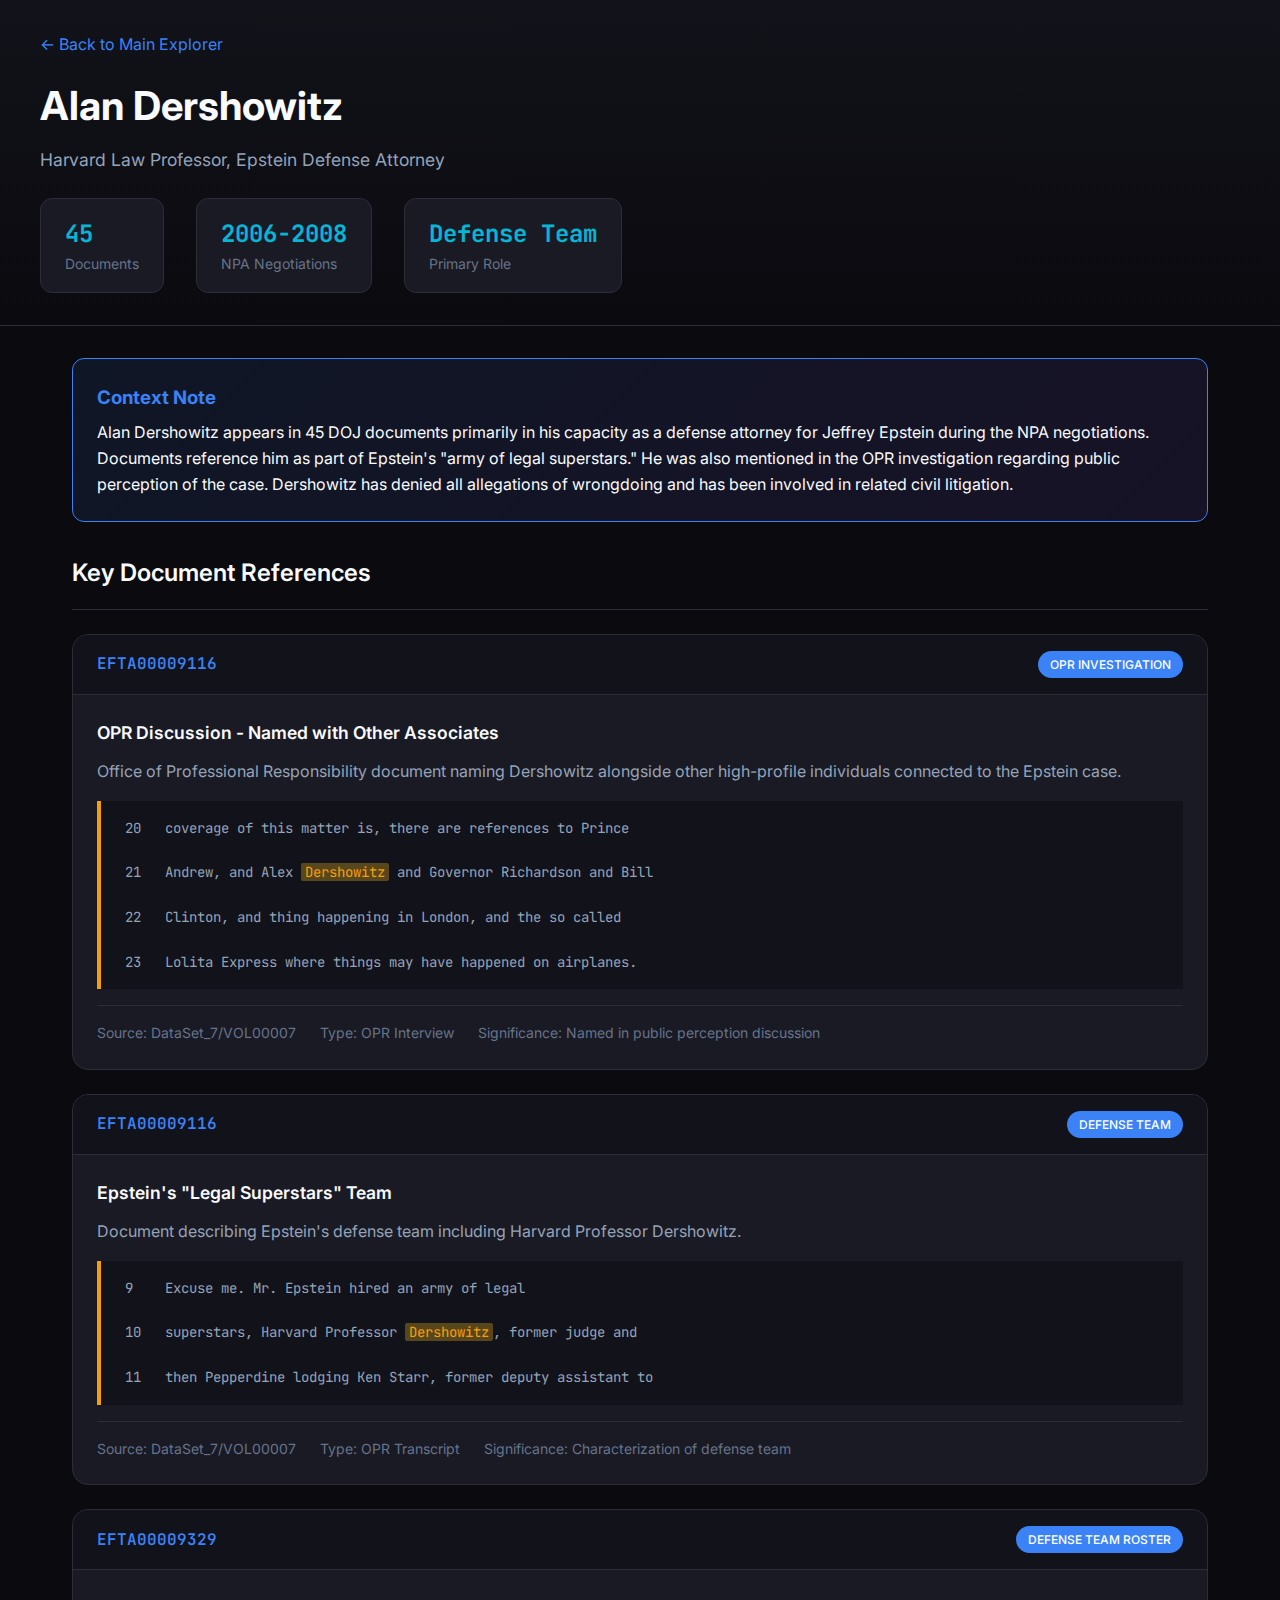
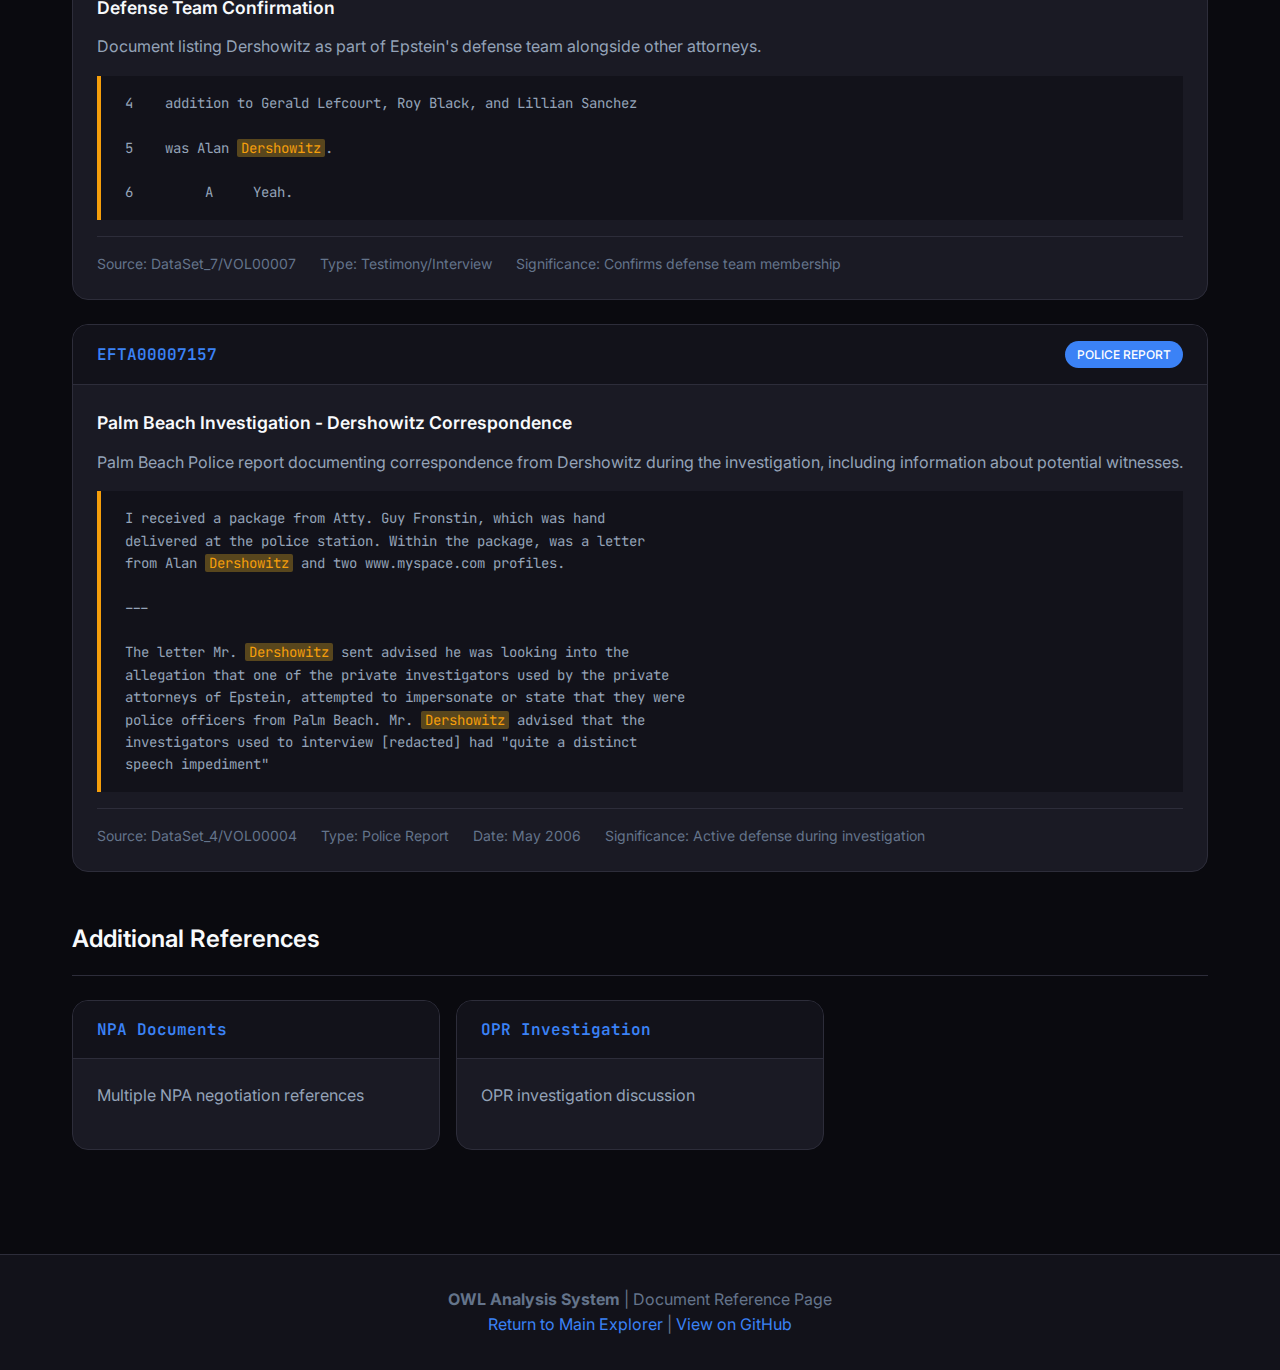
<file: docs/dershowitz.html>
<!DOCTYPE html>
<html lang="en">
<head>
    <meta charset="UTF-8">
    <meta name="viewport" content="width=device-width, initial-scale=1.0">
    <title>Alan Dershowitz - Document References | OWL Analysis</title>
    <link href="https://fonts.googleapis.com/css2?family=Inter:wght@300;400;500;600;700&family=JetBrains+Mono:wght@400;500&display=swap" rel="stylesheet">
    <style>
        :root {
            --bg-primary: #0a0a0f;
            --bg-secondary: #12121a;
            --bg-card: #1a1a24;
            --accent-blue: #3b82f6;
            --accent-purple: #8b5cf6;
            --accent-amber: #f59e0b;
            --accent-cyan: #06b6d4;
            --text-primary: #f8fafc;
            --text-secondary: #94a3b8;
            --text-muted: #64748b;
            --border: #2d2d3a;
        }
        * { margin: 0; padding: 0; box-sizing: border-box; }
        body { font-family: 'Inter', sans-serif; background: var(--bg-primary); color: var(--text-primary); line-height: 1.6; min-height: 100vh; }
        .header { background: linear-gradient(180deg, var(--bg-secondary) 0%, var(--bg-primary) 100%); border-bottom: 1px solid var(--border); padding: 2rem; }
        .header-content { max-width: 1200px; margin: 0 auto; }
        .back-link { color: var(--accent-blue); text-decoration: none; display: inline-flex; align-items: center; gap: 0.5rem; margin-bottom: 1rem; }
        .back-link:hover { text-decoration: underline; }
        .person-title { font-size: 2.5rem; font-weight: 700; margin-bottom: 0.5rem; }
        .person-subtitle { color: var(--text-secondary); font-size: 1.1rem; }
        .stats-row { display: flex; gap: 2rem; margin-top: 1.5rem; flex-wrap: wrap; }
        .stat { background: var(--bg-card); padding: 1rem 1.5rem; border-radius: 12px; border: 1px solid var(--border); }
        .stat-value { font-size: 1.5rem; font-weight: 700; color: var(--accent-cyan); font-family: 'JetBrains Mono', monospace; }
        .stat-label { font-size: 0.875rem; color: var(--text-muted); }
        .main { max-width: 1200px; margin: 0 auto; padding: 2rem; }
        .section-title { font-size: 1.5rem; font-weight: 600; margin-bottom: 1.5rem; padding-bottom: 1rem; border-bottom: 1px solid var(--border); }
        .document-card { background: var(--bg-card); border: 1px solid var(--border); border-radius: 16px; margin-bottom: 1.5rem; overflow: hidden; transition: all 0.3s; }
        .document-card:hover { border-color: var(--accent-blue); box-shadow: 0 10px 40px rgba(59, 130, 246, 0.1); }
        .doc-header { background: var(--bg-secondary); padding: 1rem 1.5rem; border-bottom: 1px solid var(--border); display: flex; justify-content: space-between; align-items: center; flex-wrap: wrap; gap: 1rem; }
        .doc-id { font-family: 'JetBrains Mono', monospace; font-size: 1rem; font-weight: 600; color: var(--accent-blue); }
        .doc-type { padding: 0.25rem 0.75rem; background: var(--accent-blue); color: white; border-radius: 9999px; font-size: 0.75rem; font-weight: 500; }
        .doc-body { padding: 1.5rem; }
        .doc-title { font-size: 1.1rem; font-weight: 600; margin-bottom: 0.75rem; }
        .doc-description { color: var(--text-secondary); margin-bottom: 1rem; }
        .doc-excerpt { background: var(--bg-secondary); border-left: 4px solid var(--accent-amber); padding: 1rem 1.5rem; margin: 1rem 0; font-family: 'JetBrains Mono', monospace; font-size: 0.875rem; color: var(--text-secondary); white-space: pre-wrap; overflow-x: auto; }
        .doc-excerpt .highlight { background: rgba(251, 191, 36, 0.3); color: var(--accent-amber); padding: 0 0.25rem; border-radius: 2px; }
        .doc-meta { display: flex; gap: 1.5rem; flex-wrap: wrap; font-size: 0.875rem; color: var(--text-muted); margin-top: 1rem; padding-top: 1rem; border-top: 1px solid var(--border); }
        .context-note { background: linear-gradient(135deg, rgba(59, 130, 246, 0.1) 0%, rgba(139, 92, 246, 0.1) 100%); border: 1px solid var(--accent-blue); border-radius: 12px; padding: 1.5rem; margin-bottom: 2rem; }
        .context-note h3 { color: var(--accent-blue); margin-bottom: 0.5rem; }
        .footer { background: var(--bg-secondary); border-top: 1px solid var(--border); padding: 2rem; text-align: center; color: var(--text-muted); margin-top: 3rem; }
        .footer a { color: var(--accent-blue); text-decoration: none; }
    </style>
</head>
<body>
    <header class="header">
        <div class="header-content">
            <a href="../index.html" class="back-link">← Back to Main Explorer</a>
            <h1 class="person-title">Alan Dershowitz</h1>
            <p class="person-subtitle">Harvard Law Professor, Epstein Defense Attorney</p>
            <div class="stats-row">
                <div class="stat">
                    <div class="stat-value">45</div>
                    <div class="stat-label">Documents</div>
                </div>
                <div class="stat">
                    <div class="stat-value">2006-2008</div>
                    <div class="stat-label">NPA Negotiations</div>
                </div>
                <div class="stat">
                    <div class="stat-value">Defense Team</div>
                    <div class="stat-label">Primary Role</div>
                </div>
            </div>
        </div>
    </header>

    <main class="main">
        <div class="context-note">
            <h3>Context Note</h3>
            <p>Alan Dershowitz appears in 45 DOJ documents primarily in his capacity as a defense attorney for Jeffrey Epstein
            during the NPA negotiations. Documents reference him as part of Epstein's "army of legal superstars." He was also
            mentioned in the OPR investigation regarding public perception of the case. Dershowitz has denied all allegations
            of wrongdoing and has been involved in related civil litigation.</p>
        </div>

        <h2 class="section-title">Key Document References</h2>

        <!-- EFTA00009116 - OPR -->
        <div class="document-card" id="EFTA00009116">
            <div class="doc-header">
                <span class="doc-id">EFTA00009116</span>
                <span class="doc-type">OPR INVESTIGATION</span>
            </div>
            <div class="doc-body">
                <h3 class="doc-title">OPR Discussion - Named with Other Associates</h3>
                <p class="doc-description">
                    Office of Professional Responsibility document naming Dershowitz alongside other high-profile individuals
                    connected to the Epstein case.
                </p>
                <div class="doc-excerpt">20   coverage of this matter is, there are references to Prince

21   Andrew, and Alex <span class="highlight">Dershowitz</span> and Governor Richardson and Bill

22   Clinton, and thing happening in London, and the so called

23   Lolita Express where things may have happened on airplanes.</div>
                <div class="doc-meta">
                    <span>Source: DataSet_7/VOL00007</span>
                    <span>Type: OPR Interview</span>
                    <span>Significance: Named in public perception discussion</span>
                </div>
            </div>
        </div>

        <!-- EFTA00009116 - Defense Team -->
        <div class="document-card" id="EFTA00009116-defense">
            <div class="doc-header">
                <span class="doc-id">EFTA00009116</span>
                <span class="doc-type">DEFENSE TEAM</span>
            </div>
            <div class="doc-body">
                <h3 class="doc-title">Epstein's "Legal Superstars" Team</h3>
                <p class="doc-description">
                    Document describing Epstein's defense team including Harvard Professor Dershowitz.
                </p>
                <div class="doc-excerpt">9    Excuse me. Mr. Epstein hired an army of legal

10   superstars, Harvard Professor <span class="highlight">Dershowitz</span>, former judge and

11   then Pepperdine lodging Ken Starr, former deputy assistant to</div>
                <div class="doc-meta">
                    <span>Source: DataSet_7/VOL00007</span>
                    <span>Type: OPR Transcript</span>
                    <span>Significance: Characterization of defense team</span>
                </div>
            </div>
        </div>

        <!-- EFTA00009329 -->
        <div class="document-card" id="EFTA00009329">
            <div class="doc-header">
                <span class="doc-id">EFTA00009329</span>
                <span class="doc-type">DEFENSE TEAM ROSTER</span>
            </div>
            <div class="doc-body">
                <h3 class="doc-title">Defense Team Confirmation</h3>
                <p class="doc-description">
                    Document listing Dershowitz as part of Epstein's defense team alongside other attorneys.
                </p>
                <div class="doc-excerpt">4    addition to Gerald Lefcourt, Roy Black, and Lillian Sanchez

5    was Alan <span class="highlight">Dershowitz</span>.

6         A     Yeah.</div>
                <div class="doc-meta">
                    <span>Source: DataSet_7/VOL00007</span>
                    <span>Type: Testimony/Interview</span>
                    <span>Significance: Confirms defense team membership</span>
                </div>
            </div>
        </div>

        <!-- EFTA00007157 -->
        <div class="document-card" id="EFTA00007157">
            <div class="doc-header">
                <span class="doc-id">EFTA00007157</span>
                <span class="doc-type">POLICE REPORT</span>
            </div>
            <div class="doc-body">
                <h3 class="doc-title">Palm Beach Investigation - Dershowitz Correspondence</h3>
                <p class="doc-description">
                    Palm Beach Police report documenting correspondence from Dershowitz during the investigation,
                    including information about potential witnesses.
                </p>
                <div class="doc-excerpt">I received a package from Atty. Guy Fronstin, which was hand
delivered at the police station. Within the package, was a letter
from Alan <span class="highlight">Dershowitz</span> and two www.myspace.com profiles.

---

The letter Mr. <span class="highlight">Dershowitz</span> sent advised he was looking into the
allegation that one of the private investigators used by the private
attorneys of Epstein, attempted to impersonate or state that they were
police officers from Palm Beach. Mr. <span class="highlight">Dershowitz</span> advised that the
investigators used to interview [redacted] had "quite a distinct
speech impediment"</div>
                <div class="doc-meta">
                    <span>Source: DataSet_4/VOL00004</span>
                    <span>Type: Police Report</span>
                    <span>Date: May 2006</span>
                    <span>Significance: Active defense during investigation</span>
                </div>
            </div>
        </div>

        <h2 class="section-title" style="margin-top: 3rem;">Additional References</h2>
        <div style="display: grid; grid-template-columns: repeat(auto-fill, minmax(300px, 1fr)); gap: 1rem;">
            <div class="document-card">
                <div class="doc-header"><span class="doc-id">NPA Documents</span></div>
                <div class="doc-body"><p class="doc-description">Multiple NPA negotiation references</p></div>
            </div>
            <div class="document-card">
                <div class="doc-header"><span class="doc-id">OPR Investigation</span></div>
                <div class="doc-body"><p class="doc-description">OPR investigation discussion</p></div>
            </div>
        </div>
    </main>

    <footer class="footer">
        <p>
            <strong>OWL Analysis System</strong> | Document Reference Page<br>
            <a href="../index.html">Return to Main Explorer</a> |
            <a href="https://github.com/consigcody94/OWL-DOJ-Epstein-Analysis">View on GitHub</a>
        </p>
    </footer>
</body>
</html>
</file>
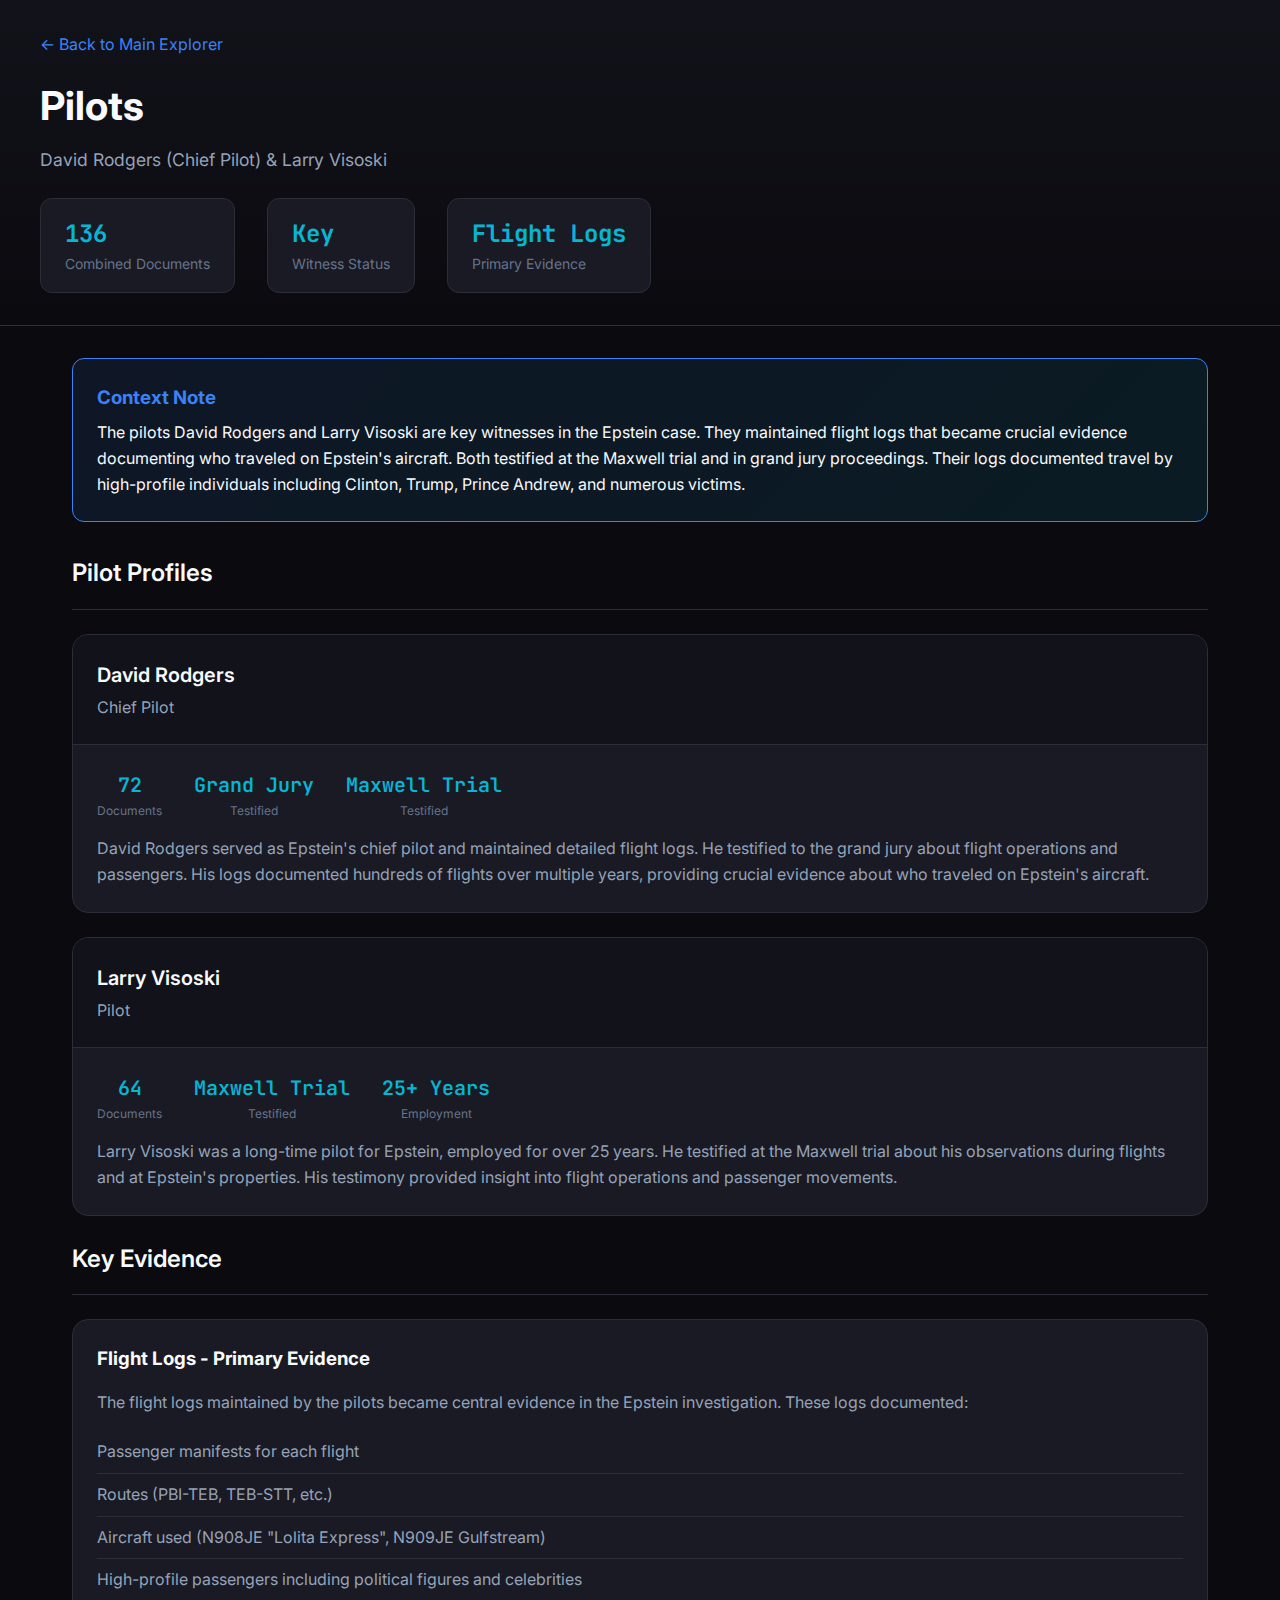
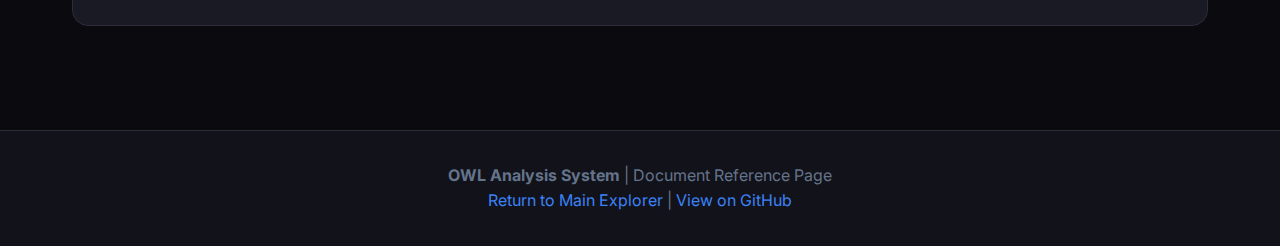
<file: docs/pilots.html>
<!DOCTYPE html>
<html lang="en">
<head>
    <meta charset="UTF-8">
    <meta name="viewport" content="width=device-width, initial-scale=1.0">
    <title>Pilots - Document References | OWL Analysis</title>
    <link href="https://fonts.googleapis.com/css2?family=Inter:wght@300;400;500;600;700&family=JetBrains+Mono:wght@400;500&display=swap" rel="stylesheet">
    <style>
        :root { --bg-primary: #0a0a0f; --bg-secondary: #12121a; --bg-card: #1a1a24; --accent-blue: #3b82f6; --accent-cyan: #06b6d4; --accent-amber: #f59e0b; --text-primary: #f8fafc; --text-secondary: #94a3b8; --text-muted: #64748b; --border: #2d2d3a; }
        * { margin: 0; padding: 0; box-sizing: border-box; }
        body { font-family: 'Inter', sans-serif; background: var(--bg-primary); color: var(--text-primary); line-height: 1.6; min-height: 100vh; }
        .header { background: linear-gradient(180deg, var(--bg-secondary) 0%, var(--bg-primary) 100%); border-bottom: 1px solid var(--border); padding: 2rem; }
        .header-content { max-width: 1200px; margin: 0 auto; }
        .back-link { color: var(--accent-blue); text-decoration: none; display: inline-flex; align-items: center; gap: 0.5rem; margin-bottom: 1rem; }
        .person-title { font-size: 2.5rem; font-weight: 700; margin-bottom: 0.5rem; }
        .person-subtitle { color: var(--text-secondary); font-size: 1.1rem; }
        .stats-row { display: flex; gap: 2rem; margin-top: 1.5rem; flex-wrap: wrap; }
        .stat { background: var(--bg-card); padding: 1rem 1.5rem; border-radius: 12px; border: 1px solid var(--border); }
        .stat-value { font-size: 1.5rem; font-weight: 700; color: var(--accent-cyan); font-family: 'JetBrains Mono', monospace; }
        .stat-label { font-size: 0.875rem; color: var(--text-muted); }
        .main { max-width: 1200px; margin: 0 auto; padding: 2rem; }
        .section-title { font-size: 1.5rem; font-weight: 600; margin-bottom: 1.5rem; padding-bottom: 1rem; border-bottom: 1px solid var(--border); }
        .pilot-card { background: var(--bg-card); border: 1px solid var(--border); border-radius: 16px; margin-bottom: 1.5rem; overflow: hidden; }
        .pilot-header { background: var(--bg-secondary); padding: 1.5rem; border-bottom: 1px solid var(--border); }
        .pilot-name { font-size: 1.25rem; font-weight: 600; margin-bottom: 0.25rem; }
        .pilot-role { color: var(--text-secondary); }
        .pilot-body { padding: 1.5rem; }
        .pilot-stats { display: flex; gap: 2rem; flex-wrap: wrap; margin-bottom: 1rem; }
        .pilot-stat { text-align: center; }
        .pilot-stat-value { font-family: 'JetBrains Mono', monospace; font-size: 1.25rem; font-weight: 600; color: var(--accent-cyan); }
        .pilot-stat-label { font-size: 0.75rem; color: var(--text-muted); }
        .context-note { background: linear-gradient(135deg, rgba(59, 130, 246, 0.1) 0%, rgba(6, 182, 212, 0.1) 100%); border: 1px solid var(--accent-blue); border-radius: 12px; padding: 1.5rem; margin-bottom: 2rem; }
        .context-note h3 { color: var(--accent-blue); margin-bottom: 0.5rem; }
        .footer { background: var(--bg-secondary); border-top: 1px solid var(--border); padding: 2rem; text-align: center; color: var(--text-muted); margin-top: 3rem; }
        .footer a { color: var(--accent-blue); text-decoration: none; }
    </style>
</head>
<body>
    <header class="header">
        <div class="header-content">
            <a href="../index.html" class="back-link">← Back to Main Explorer</a>
            <h1 class="person-title">Pilots</h1>
            <p class="person-subtitle">David Rodgers (Chief Pilot) & Larry Visoski</p>
            <div class="stats-row">
                <div class="stat">
                    <div class="stat-value">136</div>
                    <div class="stat-label">Combined Documents</div>
                </div>
                <div class="stat">
                    <div class="stat-value">Key</div>
                    <div class="stat-label">Witness Status</div>
                </div>
                <div class="stat">
                    <div class="stat-value">Flight Logs</div>
                    <div class="stat-label">Primary Evidence</div>
                </div>
            </div>
        </div>
    </header>

    <main class="main">
        <div class="context-note">
            <h3>Context Note</h3>
            <p>The pilots David Rodgers and Larry Visoski are key witnesses in the Epstein case. They maintained
            flight logs that became crucial evidence documenting who traveled on Epstein's aircraft. Both
            testified at the Maxwell trial and in grand jury proceedings. Their logs documented travel by
            high-profile individuals including Clinton, Trump, Prince Andrew, and numerous victims.</p>
        </div>

        <h2 class="section-title">Pilot Profiles</h2>

        <div class="pilot-card">
            <div class="pilot-header">
                <div class="pilot-name">David Rodgers</div>
                <div class="pilot-role">Chief Pilot</div>
            </div>
            <div class="pilot-body">
                <div class="pilot-stats">
                    <div class="pilot-stat">
                        <div class="pilot-stat-value">72</div>
                        <div class="pilot-stat-label">Documents</div>
                    </div>
                    <div class="pilot-stat">
                        <div class="pilot-stat-value">Grand Jury</div>
                        <div class="pilot-stat-label">Testified</div>
                    </div>
                    <div class="pilot-stat">
                        <div class="pilot-stat-value">Maxwell Trial</div>
                        <div class="pilot-stat-label">Testified</div>
                    </div>
                </div>
                <p style="color: var(--text-secondary);">
                    David Rodgers served as Epstein's chief pilot and maintained detailed flight logs. He testified
                    to the grand jury about flight operations and passengers. His logs documented hundreds of
                    flights over multiple years, providing crucial evidence about who traveled on Epstein's aircraft.
                </p>
            </div>
        </div>

        <div class="pilot-card">
            <div class="pilot-header">
                <div class="pilot-name">Larry Visoski</div>
                <div class="pilot-role">Pilot</div>
            </div>
            <div class="pilot-body">
                <div class="pilot-stats">
                    <div class="pilot-stat">
                        <div class="pilot-stat-value">64</div>
                        <div class="pilot-stat-label">Documents</div>
                    </div>
                    <div class="pilot-stat">
                        <div class="pilot-stat-value">Maxwell Trial</div>
                        <div class="pilot-stat-label">Testified</div>
                    </div>
                    <div class="pilot-stat">
                        <div class="pilot-stat-value">25+ Years</div>
                        <div class="pilot-stat-label">Employment</div>
                    </div>
                </div>
                <p style="color: var(--text-secondary);">
                    Larry Visoski was a long-time pilot for Epstein, employed for over 25 years. He testified
                    at the Maxwell trial about his observations during flights and at Epstein's properties.
                    His testimony provided insight into flight operations and passenger movements.
                </p>
            </div>
        </div>

        <h2 class="section-title">Key Evidence</h2>
        <div class="pilot-card">
            <div class="pilot-body">
                <h3 style="margin-bottom: 1rem;">Flight Logs - Primary Evidence</h3>
                <p style="color: var(--text-secondary); margin-bottom: 1rem;">
                    The flight logs maintained by the pilots became central evidence in the Epstein investigation.
                    These logs documented:
                </p>
                <ul style="list-style: none; padding: 0;">
                    <li style="padding: 0.5rem 0; border-bottom: 1px solid var(--border); color: var(--text-secondary);">
                        Passenger manifests for each flight
                    </li>
                    <li style="padding: 0.5rem 0; border-bottom: 1px solid var(--border); color: var(--text-secondary);">
                        Routes (PBI-TEB, TEB-STT, etc.)
                    </li>
                    <li style="padding: 0.5rem 0; border-bottom: 1px solid var(--border); color: var(--text-secondary);">
                        Aircraft used (N908JE "Lolita Express", N909JE Gulfstream)
                    </li>
                    <li style="padding: 0.5rem 0; color: var(--text-secondary);">
                        High-profile passengers including political figures and celebrities
                    </li>
                </ul>
            </div>
        </div>
    </main>

    <footer class="footer">
        <p>
            <strong>OWL Analysis System</strong> | Document Reference Page<br>
            <a href="../index.html">Return to Main Explorer</a> |
            <a href="https://github.com/consigcody94/OWL-DOJ-Epstein-Analysis">View on GitHub</a>
        </p>
    </footer>
</body>
</html>
</file>
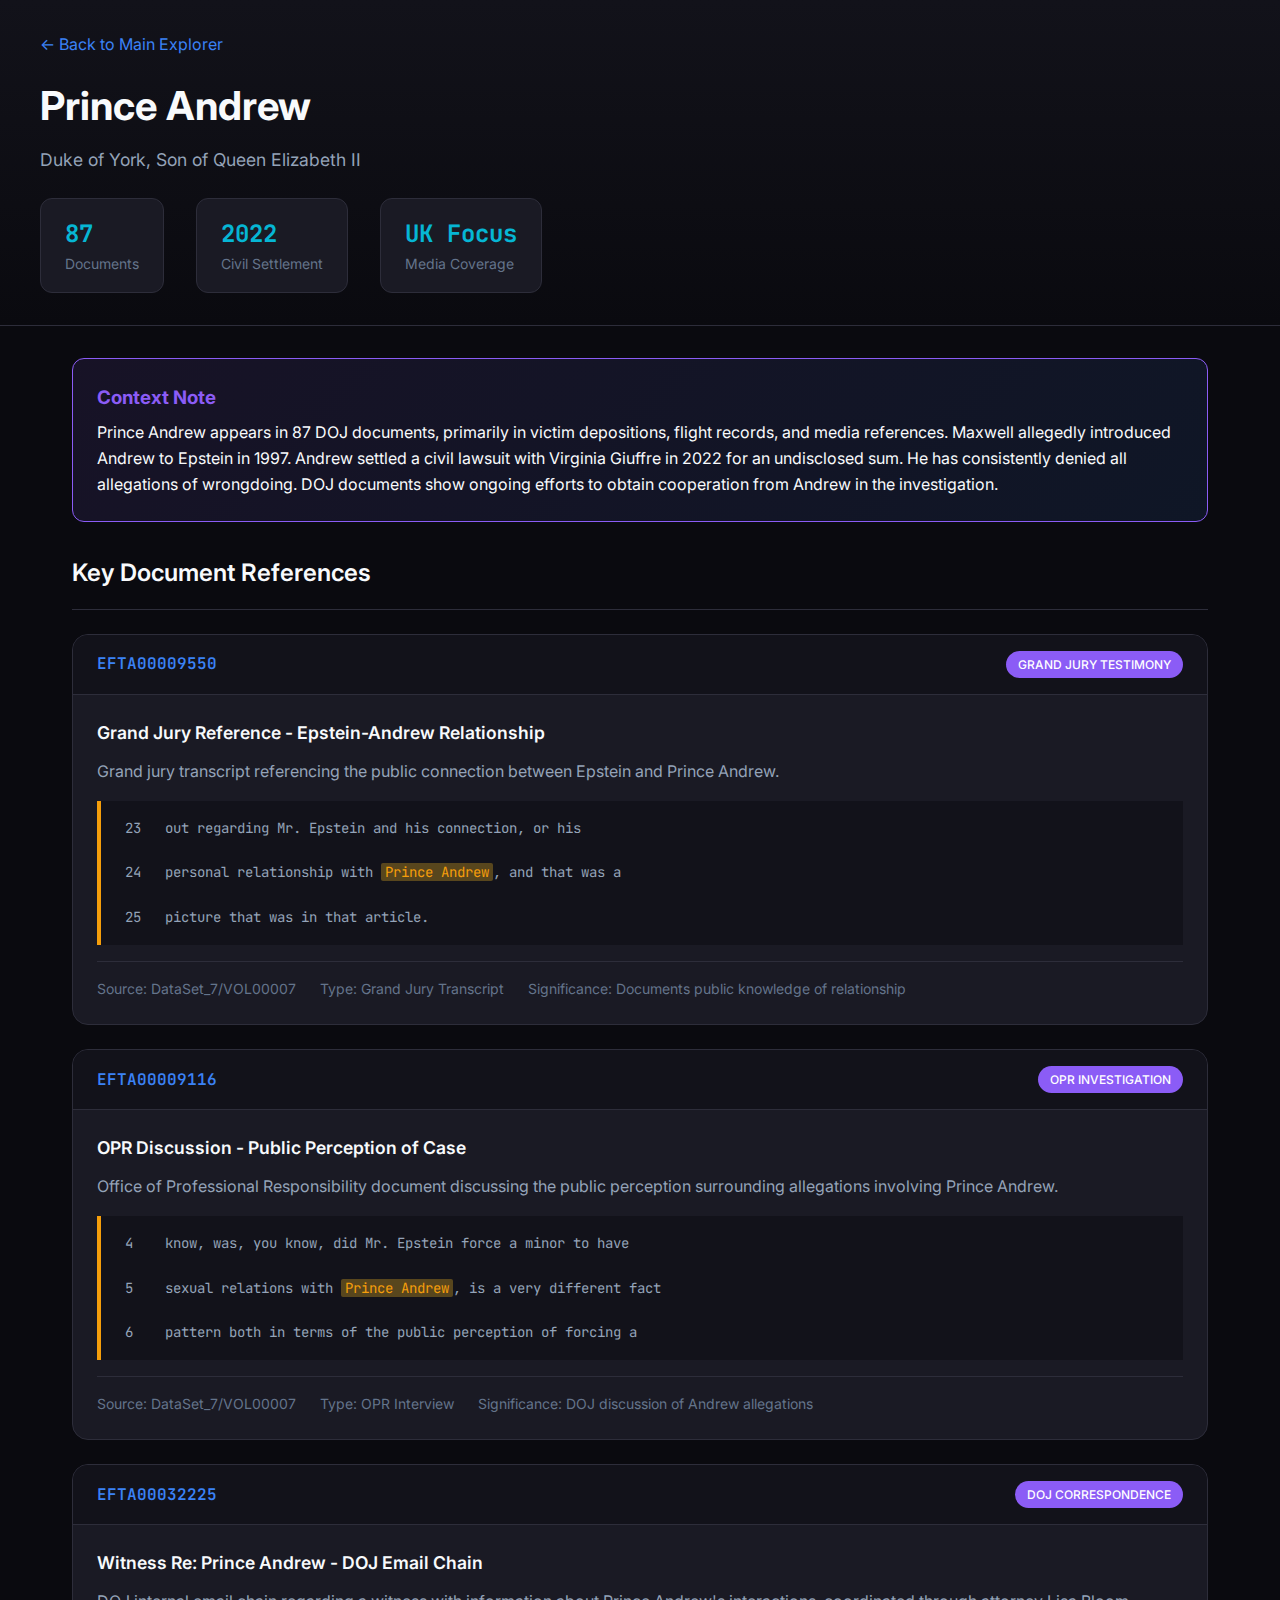
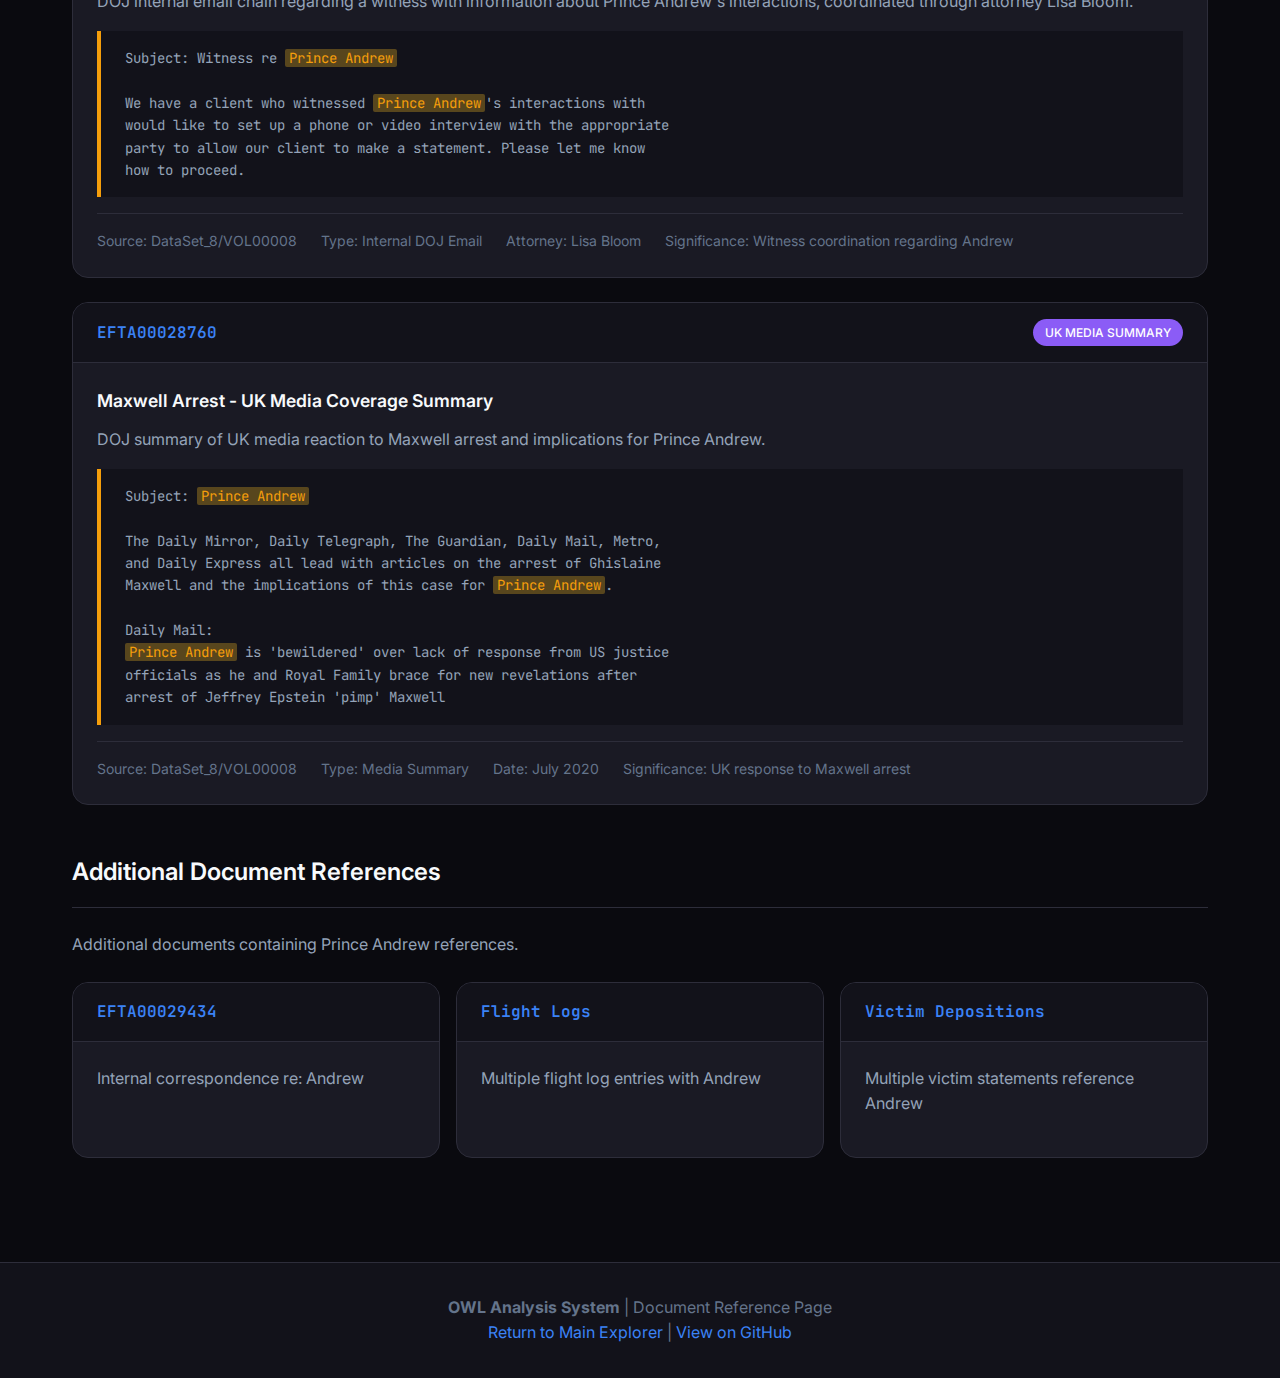
<file: docs/prince-andrew.html>
<!DOCTYPE html>
<html lang="en">
<head>
    <meta charset="UTF-8">
    <meta name="viewport" content="width=device-width, initial-scale=1.0">
    <title>Prince Andrew - Document References | OWL Analysis</title>
    <link href="https://fonts.googleapis.com/css2?family=Inter:wght@300;400;500;600;700&family=JetBrains+Mono:wght@400;500&display=swap" rel="stylesheet">
    <style>
        :root {
            --bg-primary: #0a0a0f;
            --bg-secondary: #12121a;
            --bg-card: #1a1a24;
            --accent-blue: #3b82f6;
            --accent-purple: #8b5cf6;
            --accent-red: #ef4444;
            --accent-amber: #f59e0b;
            --accent-cyan: #06b6d4;
            --text-primary: #f8fafc;
            --text-secondary: #94a3b8;
            --text-muted: #64748b;
            --border: #2d2d3a;
        }
        * { margin: 0; padding: 0; box-sizing: border-box; }
        body { font-family: 'Inter', sans-serif; background: var(--bg-primary); color: var(--text-primary); line-height: 1.6; min-height: 100vh; }
        .header { background: linear-gradient(180deg, var(--bg-secondary) 0%, var(--bg-primary) 100%); border-bottom: 1px solid var(--border); padding: 2rem; }
        .header-content { max-width: 1200px; margin: 0 auto; }
        .back-link { color: var(--accent-blue); text-decoration: none; display: inline-flex; align-items: center; gap: 0.5rem; margin-bottom: 1rem; }
        .back-link:hover { text-decoration: underline; }
        .person-title { font-size: 2.5rem; font-weight: 700; margin-bottom: 0.5rem; }
        .person-subtitle { color: var(--text-secondary); font-size: 1.1rem; }
        .stats-row { display: flex; gap: 2rem; margin-top: 1.5rem; flex-wrap: wrap; }
        .stat { background: var(--bg-card); padding: 1rem 1.5rem; border-radius: 12px; border: 1px solid var(--border); }
        .stat-value { font-size: 1.5rem; font-weight: 700; color: var(--accent-cyan); font-family: 'JetBrains Mono', monospace; }
        .stat-label { font-size: 0.875rem; color: var(--text-muted); }
        .main { max-width: 1200px; margin: 0 auto; padding: 2rem; }
        .section-title { font-size: 1.5rem; font-weight: 600; margin-bottom: 1.5rem; padding-bottom: 1rem; border-bottom: 1px solid var(--border); }
        .document-card { background: var(--bg-card); border: 1px solid var(--border); border-radius: 16px; margin-bottom: 1.5rem; overflow: hidden; transition: all 0.3s; }
        .document-card:hover { border-color: var(--accent-blue); box-shadow: 0 10px 40px rgba(59, 130, 246, 0.1); }
        .doc-header { background: var(--bg-secondary); padding: 1rem 1.5rem; border-bottom: 1px solid var(--border); display: flex; justify-content: space-between; align-items: center; flex-wrap: wrap; gap: 1rem; }
        .doc-id { font-family: 'JetBrains Mono', monospace; font-size: 1rem; font-weight: 600; color: var(--accent-blue); }
        .doc-type { padding: 0.25rem 0.75rem; background: var(--accent-purple); color: white; border-radius: 9999px; font-size: 0.75rem; font-weight: 500; }
        .doc-body { padding: 1.5rem; }
        .doc-title { font-size: 1.1rem; font-weight: 600; margin-bottom: 0.75rem; }
        .doc-description { color: var(--text-secondary); margin-bottom: 1rem; }
        .doc-excerpt { background: var(--bg-secondary); border-left: 4px solid var(--accent-amber); padding: 1rem 1.5rem; margin: 1rem 0; font-family: 'JetBrains Mono', monospace; font-size: 0.875rem; color: var(--text-secondary); white-space: pre-wrap; overflow-x: auto; }
        .doc-excerpt .highlight { background: rgba(251, 191, 36, 0.3); color: var(--accent-amber); padding: 0 0.25rem; border-radius: 2px; }
        .doc-meta { display: flex; gap: 1.5rem; flex-wrap: wrap; font-size: 0.875rem; color: var(--text-muted); margin-top: 1rem; padding-top: 1rem; border-top: 1px solid var(--border); }
        .context-note { background: linear-gradient(135deg, rgba(139, 92, 246, 0.1) 0%, rgba(59, 130, 246, 0.1) 100%); border: 1px solid var(--accent-purple); border-radius: 12px; padding: 1.5rem; margin-bottom: 2rem; }
        .context-note h3 { color: var(--accent-purple); margin-bottom: 0.5rem; }
        .footer { background: var(--bg-secondary); border-top: 1px solid var(--border); padding: 2rem; text-align: center; color: var(--text-muted); margin-top: 3rem; }
        .footer a { color: var(--accent-blue); text-decoration: none; }
    </style>
</head>
<body>
    <header class="header">
        <div class="header-content">
            <a href="../index.html" class="back-link">← Back to Main Explorer</a>
            <h1 class="person-title">Prince Andrew</h1>
            <p class="person-subtitle">Duke of York, Son of Queen Elizabeth II</p>
            <div class="stats-row">
                <div class="stat">
                    <div class="stat-value">87</div>
                    <div class="stat-label">Documents</div>
                </div>
                <div class="stat">
                    <div class="stat-value">2022</div>
                    <div class="stat-label">Civil Settlement</div>
                </div>
                <div class="stat">
                    <div class="stat-value">UK Focus</div>
                    <div class="stat-label">Media Coverage</div>
                </div>
            </div>
        </div>
    </header>

    <main class="main">
        <div class="context-note">
            <h3>Context Note</h3>
            <p>Prince Andrew appears in 87 DOJ documents, primarily in victim depositions, flight records, and media references.
            Maxwell allegedly introduced Andrew to Epstein in 1997. Andrew settled a civil lawsuit with Virginia Giuffre in 2022
            for an undisclosed sum. He has consistently denied all allegations of wrongdoing. DOJ documents show ongoing
            efforts to obtain cooperation from Andrew in the investigation.</p>
        </div>

        <h2 class="section-title">Key Document References</h2>

        <!-- EFTA00009550 -->
        <div class="document-card" id="EFTA00009550">
            <div class="doc-header">
                <span class="doc-id">EFTA00009550</span>
                <span class="doc-type">GRAND JURY TESTIMONY</span>
            </div>
            <div class="doc-body">
                <h3 class="doc-title">Grand Jury Reference - Epstein-Andrew Relationship</h3>
                <p class="doc-description">
                    Grand jury transcript referencing the public connection between Epstein and Prince Andrew.
                </p>
                <div class="doc-excerpt">23   out regarding Mr. Epstein and his connection, or his

24   personal relationship with <span class="highlight">Prince Andrew</span>, and that was a

25   picture that was in that article.</div>
                <div class="doc-meta">
                    <span>Source: DataSet_7/VOL00007</span>
                    <span>Type: Grand Jury Transcript</span>
                    <span>Significance: Documents public knowledge of relationship</span>
                </div>
            </div>
        </div>

        <!-- EFTA00009116 -->
        <div class="document-card" id="EFTA00009116">
            <div class="doc-header">
                <span class="doc-id">EFTA00009116</span>
                <span class="doc-type">OPR INVESTIGATION</span>
            </div>
            <div class="doc-body">
                <h3 class="doc-title">OPR Discussion - Public Perception of Case</h3>
                <p class="doc-description">
                    Office of Professional Responsibility document discussing the public perception surrounding
                    allegations involving Prince Andrew.
                </p>
                <div class="doc-excerpt">4    know, was, you know, did Mr. Epstein force a minor to have

5    sexual relations with <span class="highlight">Prince Andrew</span>, is a very different fact

6    pattern both in terms of the public perception of forcing a</div>
                <div class="doc-meta">
                    <span>Source: DataSet_7/VOL00007</span>
                    <span>Type: OPR Interview</span>
                    <span>Significance: DOJ discussion of Andrew allegations</span>
                </div>
            </div>
        </div>

        <!-- EFTA00032225 -->
        <div class="document-card" id="EFTA00032225">
            <div class="doc-header">
                <span class="doc-id">EFTA00032225</span>
                <span class="doc-type">DOJ CORRESPONDENCE</span>
            </div>
            <div class="doc-body">
                <h3 class="doc-title">Witness Re: Prince Andrew - DOJ Email Chain</h3>
                <p class="doc-description">
                    DOJ internal email chain regarding a witness with information about Prince Andrew's interactions,
                    coordinated through attorney Lisa Bloom.
                </p>
                <div class="doc-excerpt">Subject: Witness re <span class="highlight">Prince Andrew</span>

We have a client who witnessed <span class="highlight">Prince Andrew</span>'s interactions with
would like to set up a phone or video interview with the appropriate
party to allow our client to make a statement. Please let me know
how to proceed.</div>
                <div class="doc-meta">
                    <span>Source: DataSet_8/VOL00008</span>
                    <span>Type: Internal DOJ Email</span>
                    <span>Attorney: Lisa Bloom</span>
                    <span>Significance: Witness coordination regarding Andrew</span>
                </div>
            </div>
        </div>

        <!-- EFTA00028760 -->
        <div class="document-card" id="EFTA00028760">
            <div class="doc-header">
                <span class="doc-id">EFTA00028760</span>
                <span class="doc-type">UK MEDIA SUMMARY</span>
            </div>
            <div class="doc-body">
                <h3 class="doc-title">Maxwell Arrest - UK Media Coverage Summary</h3>
                <p class="doc-description">
                    DOJ summary of UK media reaction to Maxwell arrest and implications for Prince Andrew.
                </p>
                <div class="doc-excerpt">Subject: <span class="highlight">Prince Andrew</span>

The Daily Mirror, Daily Telegraph, The Guardian, Daily Mail, Metro,
and Daily Express all lead with articles on the arrest of Ghislaine
Maxwell and the implications of this case for <span class="highlight">Prince Andrew</span>.

Daily Mail:
<span class="highlight">Prince Andrew</span> is 'bewildered' over lack of response from US justice
officials as he and Royal Family brace for new revelations after
arrest of Jeffrey Epstein 'pimp' Maxwell</div>
                <div class="doc-meta">
                    <span>Source: DataSet_8/VOL00008</span>
                    <span>Type: Media Summary</span>
                    <span>Date: July 2020</span>
                    <span>Significance: UK response to Maxwell arrest</span>
                </div>
            </div>
        </div>

        <h2 class="section-title" style="margin-top: 3rem;">Additional Document References</h2>
        <p style="color: var(--text-secondary); margin-bottom: 1.5rem;">
            Additional documents containing Prince Andrew references.
        </p>

        <div style="display: grid; grid-template-columns: repeat(auto-fill, minmax(300px, 1fr)); gap: 1rem;">
            <div class="document-card">
                <div class="doc-header"><span class="doc-id">EFTA00029434</span></div>
                <div class="doc-body"><p class="doc-description">Internal correspondence re: Andrew</p></div>
            </div>
            <div class="document-card">
                <div class="doc-header"><span class="doc-id">Flight Logs</span></div>
                <div class="doc-body"><p class="doc-description">Multiple flight log entries with Andrew</p></div>
            </div>
            <div class="document-card">
                <div class="doc-header"><span class="doc-id">Victim Depositions</span></div>
                <div class="doc-body"><p class="doc-description">Multiple victim statements reference Andrew</p></div>
            </div>
        </div>
    </main>

    <footer class="footer">
        <p>
            <strong>OWL Analysis System</strong> | Document Reference Page<br>
            <a href="../index.html">Return to Main Explorer</a> |
            <a href="https://github.com/consigcody94/OWL-DOJ-Epstein-Analysis">View on GitHub</a>
        </p>
    </footer>
</body>
</html>
</file>
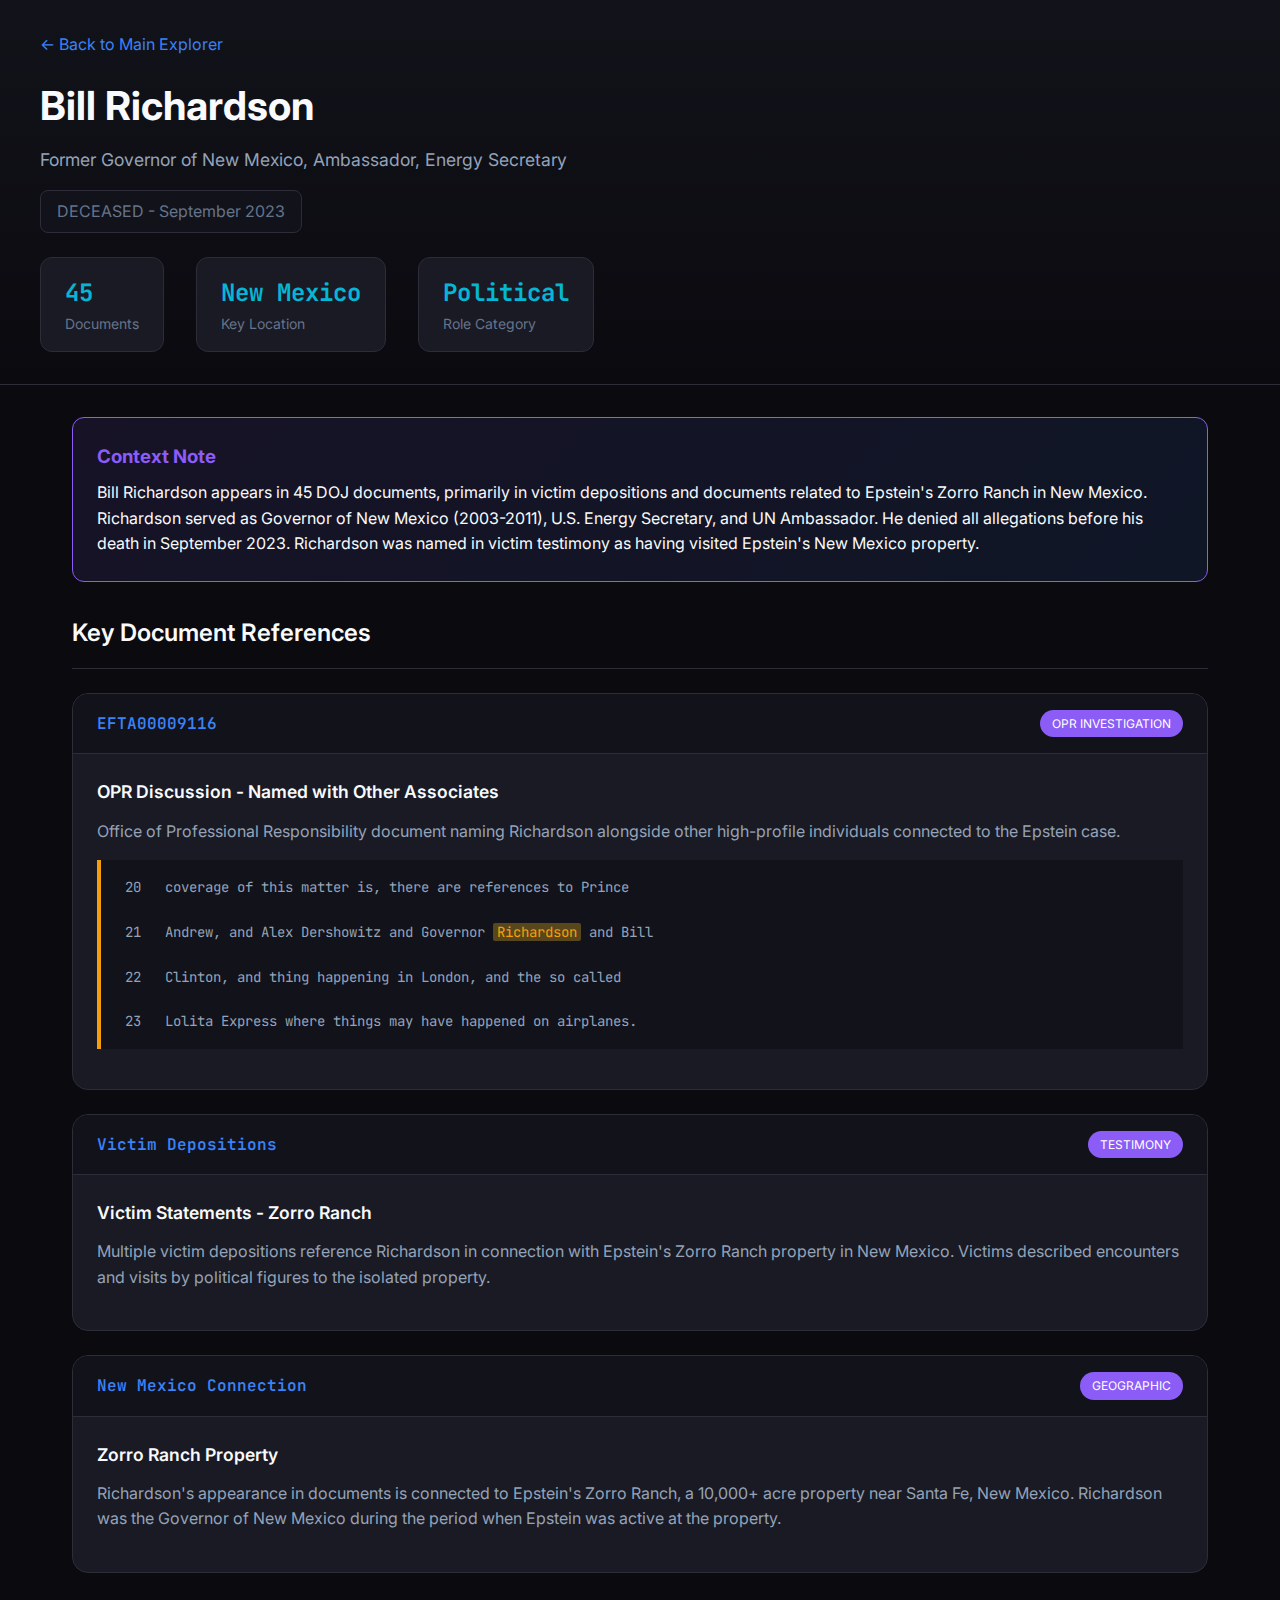
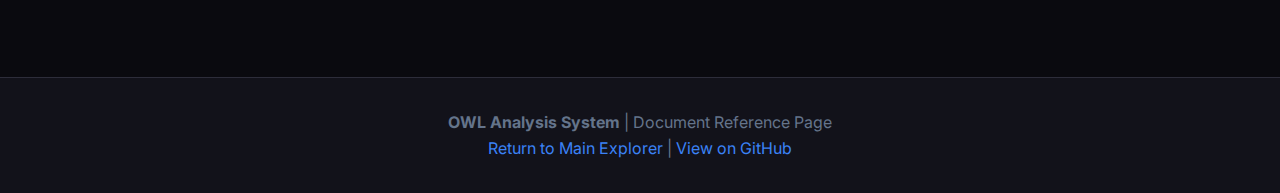
<file: docs/richardson.html>
<!DOCTYPE html>
<html lang="en">
<head>
    <meta charset="UTF-8">
    <meta name="viewport" content="width=device-width, initial-scale=1.0">
    <title>Bill Richardson - Document References | OWL Analysis</title>
    <link href="https://fonts.googleapis.com/css2?family=Inter:wght@300;400;500;600;700&family=JetBrains+Mono:wght@400;500&display=swap" rel="stylesheet">
    <style>
        :root { --bg-primary: #0a0a0f; --bg-secondary: #12121a; --bg-card: #1a1a24; --accent-blue: #3b82f6; --accent-purple: #8b5cf6; --accent-amber: #f59e0b; --accent-cyan: #06b6d4; --text-primary: #f8fafc; --text-secondary: #94a3b8; --text-muted: #64748b; --border: #2d2d3a; }
        * { margin: 0; padding: 0; box-sizing: border-box; }
        body { font-family: 'Inter', sans-serif; background: var(--bg-primary); color: var(--text-primary); line-height: 1.6; min-height: 100vh; }
        .header { background: linear-gradient(180deg, var(--bg-secondary) 0%, var(--bg-primary) 100%); border-bottom: 1px solid var(--border); padding: 2rem; }
        .header-content { max-width: 1200px; margin: 0 auto; }
        .back-link { color: var(--accent-blue); text-decoration: none; display: inline-flex; align-items: center; gap: 0.5rem; margin-bottom: 1rem; }
        .person-title { font-size: 2.5rem; font-weight: 700; margin-bottom: 0.5rem; }
        .person-subtitle { color: var(--text-secondary); font-size: 1.1rem; }
        .deceased-badge { background: var(--bg-secondary); border: 1px solid var(--border); padding: 0.5rem 1rem; border-radius: 8px; display: inline-block; margin-top: 1rem; color: var(--text-muted); }
        .stats-row { display: flex; gap: 2rem; margin-top: 1.5rem; flex-wrap: wrap; }
        .stat { background: var(--bg-card); padding: 1rem 1.5rem; border-radius: 12px; border: 1px solid var(--border); }
        .stat-value { font-size: 1.5rem; font-weight: 700; color: var(--accent-cyan); font-family: 'JetBrains Mono', monospace; }
        .stat-label { font-size: 0.875rem; color: var(--text-muted); }
        .main { max-width: 1200px; margin: 0 auto; padding: 2rem; }
        .section-title { font-size: 1.5rem; font-weight: 600; margin-bottom: 1.5rem; padding-bottom: 1rem; border-bottom: 1px solid var(--border); }
        .document-card { background: var(--bg-card); border: 1px solid var(--border); border-radius: 16px; margin-bottom: 1.5rem; overflow: hidden; }
        .doc-header { background: var(--bg-secondary); padding: 1rem 1.5rem; border-bottom: 1px solid var(--border); display: flex; justify-content: space-between; align-items: center; }
        .doc-id { font-family: 'JetBrains Mono', monospace; font-size: 1rem; font-weight: 600; color: var(--accent-blue); }
        .doc-type { padding: 0.25rem 0.75rem; background: var(--accent-purple); color: white; border-radius: 9999px; font-size: 0.75rem; }
        .doc-body { padding: 1.5rem; }
        .doc-title { font-size: 1.1rem; font-weight: 600; margin-bottom: 0.75rem; }
        .doc-description { color: var(--text-secondary); margin-bottom: 1rem; }
        .doc-excerpt { background: var(--bg-secondary); border-left: 4px solid var(--accent-amber); padding: 1rem 1.5rem; margin: 1rem 0; font-family: 'JetBrains Mono', monospace; font-size: 0.875rem; color: var(--text-secondary); white-space: pre-wrap; }
        .doc-excerpt .highlight { background: rgba(251, 191, 36, 0.3); color: var(--accent-amber); padding: 0 0.25rem; border-radius: 2px; }
        .context-note { background: linear-gradient(135deg, rgba(139, 92, 246, 0.1) 0%, rgba(59, 130, 246, 0.1) 100%); border: 1px solid var(--accent-purple); border-radius: 12px; padding: 1.5rem; margin-bottom: 2rem; }
        .context-note h3 { color: var(--accent-purple); margin-bottom: 0.5rem; }
        .footer { background: var(--bg-secondary); border-top: 1px solid var(--border); padding: 2rem; text-align: center; color: var(--text-muted); margin-top: 3rem; }
        .footer a { color: var(--accent-blue); text-decoration: none; }
    </style>
</head>
<body>
    <header class="header">
        <div class="header-content">
            <a href="../index.html" class="back-link">← Back to Main Explorer</a>
            <h1 class="person-title">Bill Richardson</h1>
            <p class="person-subtitle">Former Governor of New Mexico, Ambassador, Energy Secretary</p>
            <div class="deceased-badge">DECEASED - September 2023</div>
            <div class="stats-row">
                <div class="stat">
                    <div class="stat-value">45</div>
                    <div class="stat-label">Documents</div>
                </div>
                <div class="stat">
                    <div class="stat-value">New Mexico</div>
                    <div class="stat-label">Key Location</div>
                </div>
                <div class="stat">
                    <div class="stat-value">Political</div>
                    <div class="stat-label">Role Category</div>
                </div>
            </div>
        </div>
    </header>

    <main class="main">
        <div class="context-note">
            <h3>Context Note</h3>
            <p>Bill Richardson appears in 45 DOJ documents, primarily in victim depositions and documents
            related to Epstein's Zorro Ranch in New Mexico. Richardson served as Governor of New Mexico
            (2003-2011), U.S. Energy Secretary, and UN Ambassador. He denied all allegations before his
            death in September 2023. Richardson was named in victim testimony as having visited Epstein's
            New Mexico property.</p>
        </div>

        <h2 class="section-title">Key Document References</h2>

        <!-- EFTA00009116 -->
        <div class="document-card" id="EFTA00009116">
            <div class="doc-header">
                <span class="doc-id">EFTA00009116</span>
                <span class="doc-type">OPR INVESTIGATION</span>
            </div>
            <div class="doc-body">
                <h3 class="doc-title">OPR Discussion - Named with Other Associates</h3>
                <p class="doc-description">
                    Office of Professional Responsibility document naming Richardson alongside other
                    high-profile individuals connected to the Epstein case.
                </p>
                <div class="doc-excerpt">20   coverage of this matter is, there are references to Prince

21   Andrew, and Alex Dershowitz and Governor <span class="highlight">Richardson</span> and Bill

22   Clinton, and thing happening in London, and the so called

23   Lolita Express where things may have happened on airplanes.</div>
            </div>
        </div>

        <div class="document-card">
            <div class="doc-header">
                <span class="doc-id">Victim Depositions</span>
                <span class="doc-type">TESTIMONY</span>
            </div>
            <div class="doc-body">
                <h3 class="doc-title">Victim Statements - Zorro Ranch</h3>
                <p class="doc-description">
                    Multiple victim depositions reference Richardson in connection with Epstein's
                    Zorro Ranch property in New Mexico. Victims described encounters and visits
                    by political figures to the isolated property.
                </p>
            </div>
        </div>

        <div class="document-card">
            <div class="doc-header">
                <span class="doc-id">New Mexico Connection</span>
                <span class="doc-type">GEOGRAPHIC</span>
            </div>
            <div class="doc-body">
                <h3 class="doc-title">Zorro Ranch Property</h3>
                <p class="doc-description">
                    Richardson's appearance in documents is connected to Epstein's Zorro Ranch,
                    a 10,000+ acre property near Santa Fe, New Mexico. Richardson was the Governor
                    of New Mexico during the period when Epstein was active at the property.
                </p>
            </div>
        </div>
    </main>

    <footer class="footer">
        <p>
            <strong>OWL Analysis System</strong> | Document Reference Page<br>
            <a href="../index.html">Return to Main Explorer</a> |
            <a href="https://github.com/consigcody94/OWL-DOJ-Epstein-Analysis">View on GitHub</a>
        </p>
    </footer>
</body>
</html>
</file>
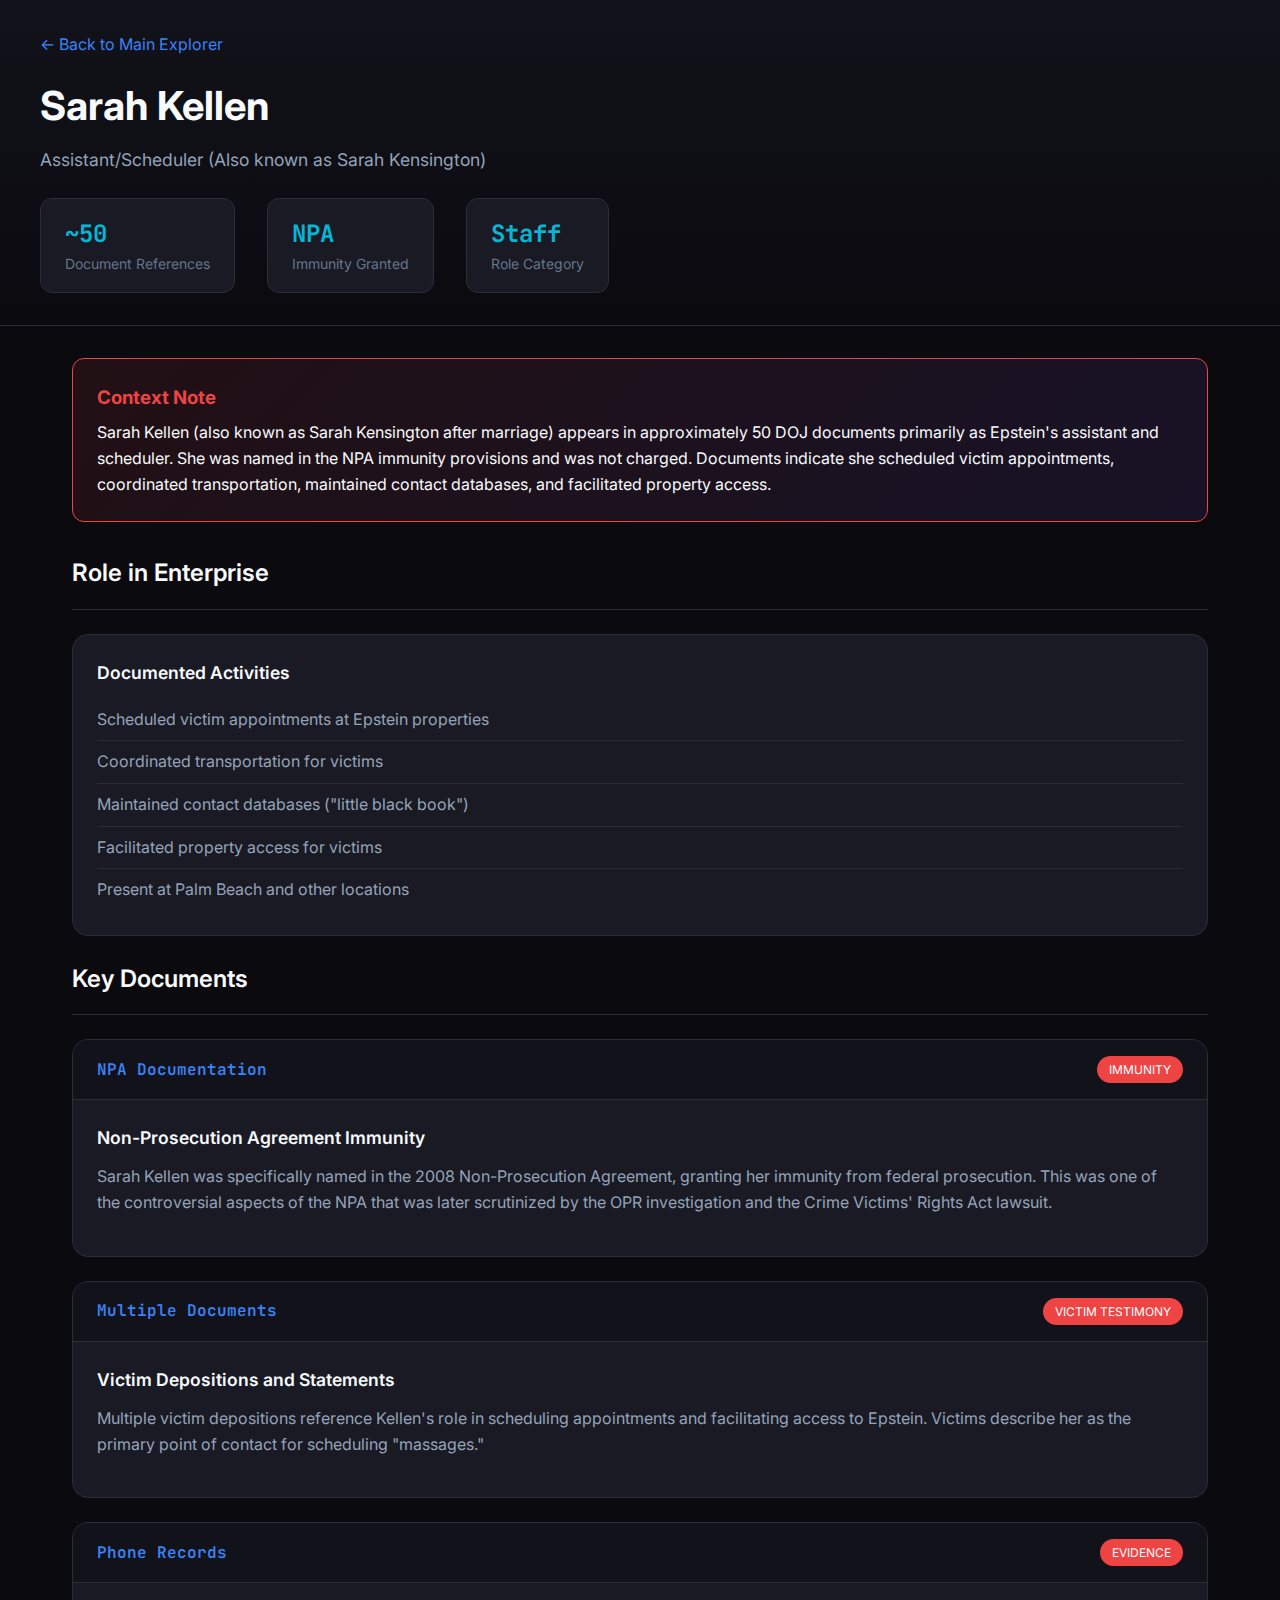
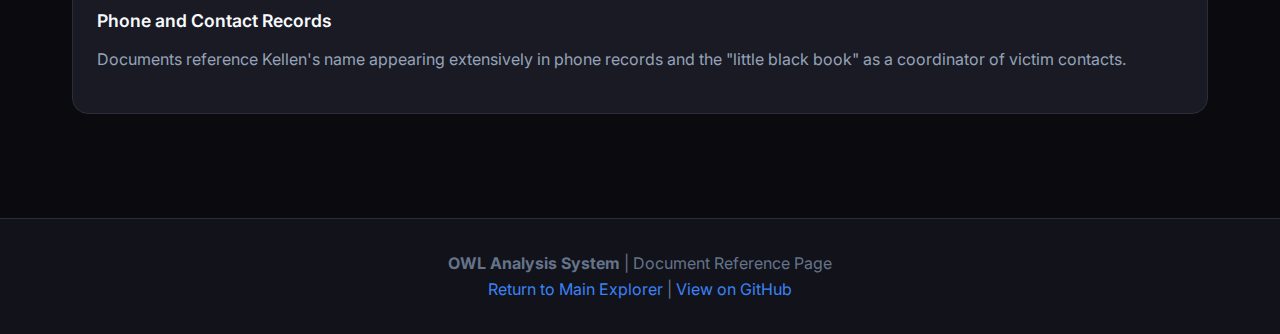
<file: docs/sarah-kellen.html>
<!DOCTYPE html>
<html lang="en">
<head>
    <meta charset="UTF-8">
    <meta name="viewport" content="width=device-width, initial-scale=1.0">
    <title>Sarah Kellen - Document References | OWL Analysis</title>
    <link href="https://fonts.googleapis.com/css2?family=Inter:wght@300;400;500;600;700&family=JetBrains+Mono:wght@400;500&display=swap" rel="stylesheet">
    <style>
        :root { --bg-primary: #0a0a0f; --bg-secondary: #12121a; --bg-card: #1a1a24; --accent-blue: #3b82f6; --accent-purple: #8b5cf6; --accent-amber: #f59e0b; --accent-cyan: #06b6d4; --accent-red: #ef4444; --text-primary: #f8fafc; --text-secondary: #94a3b8; --text-muted: #64748b; --border: #2d2d3a; }
        * { margin: 0; padding: 0; box-sizing: border-box; }
        body { font-family: 'Inter', sans-serif; background: var(--bg-primary); color: var(--text-primary); line-height: 1.6; min-height: 100vh; }
        .header { background: linear-gradient(180deg, var(--bg-secondary) 0%, var(--bg-primary) 100%); border-bottom: 1px solid var(--border); padding: 2rem; }
        .header-content { max-width: 1200px; margin: 0 auto; }
        .back-link { color: var(--accent-blue); text-decoration: none; display: inline-flex; align-items: center; gap: 0.5rem; margin-bottom: 1rem; }
        .person-title { font-size: 2.5rem; font-weight: 700; margin-bottom: 0.5rem; }
        .person-subtitle { color: var(--text-secondary); font-size: 1.1rem; }
        .stats-row { display: flex; gap: 2rem; margin-top: 1.5rem; flex-wrap: wrap; }
        .stat { background: var(--bg-card); padding: 1rem 1.5rem; border-radius: 12px; border: 1px solid var(--border); }
        .stat-value { font-size: 1.5rem; font-weight: 700; color: var(--accent-cyan); font-family: 'JetBrains Mono', monospace; }
        .stat-label { font-size: 0.875rem; color: var(--text-muted); }
        .main { max-width: 1200px; margin: 0 auto; padding: 2rem; }
        .section-title { font-size: 1.5rem; font-weight: 600; margin-bottom: 1.5rem; padding-bottom: 1rem; border-bottom: 1px solid var(--border); }
        .document-card { background: var(--bg-card); border: 1px solid var(--border); border-radius: 16px; margin-bottom: 1.5rem; overflow: hidden; }
        .doc-header { background: var(--bg-secondary); padding: 1rem 1.5rem; border-bottom: 1px solid var(--border); display: flex; justify-content: space-between; align-items: center; }
        .doc-id { font-family: 'JetBrains Mono', monospace; font-size: 1rem; font-weight: 600; color: var(--accent-blue); }
        .doc-type { padding: 0.25rem 0.75rem; background: var(--accent-red); color: white; border-radius: 9999px; font-size: 0.75rem; }
        .doc-body { padding: 1.5rem; }
        .doc-title { font-size: 1.1rem; font-weight: 600; margin-bottom: 0.75rem; }
        .doc-description { color: var(--text-secondary); margin-bottom: 1rem; }
        .context-note { background: linear-gradient(135deg, rgba(239, 68, 68, 0.1) 0%, rgba(139, 92, 246, 0.1) 100%); border: 1px solid var(--accent-red); border-radius: 12px; padding: 1.5rem; margin-bottom: 2rem; }
        .context-note h3 { color: var(--accent-red); margin-bottom: 0.5rem; }
        .role-list { list-style: none; padding: 0; }
        .role-list li { padding: 0.5rem 0; border-bottom: 1px solid var(--border); color: var(--text-secondary); }
        .role-list li:last-child { border-bottom: none; }
        .footer { background: var(--bg-secondary); border-top: 1px solid var(--border); padding: 2rem; text-align: center; color: var(--text-muted); margin-top: 3rem; }
        .footer a { color: var(--accent-blue); text-decoration: none; }
    </style>
</head>
<body>
    <header class="header">
        <div class="header-content">
            <a href="../index.html" class="back-link">← Back to Main Explorer</a>
            <h1 class="person-title">Sarah Kellen</h1>
            <p class="person-subtitle">Assistant/Scheduler (Also known as Sarah Kensington)</p>
            <div class="stats-row">
                <div class="stat">
                    <div class="stat-value">~50</div>
                    <div class="stat-label">Document References</div>
                </div>
                <div class="stat">
                    <div class="stat-value">NPA</div>
                    <div class="stat-label">Immunity Granted</div>
                </div>
                <div class="stat">
                    <div class="stat-value">Staff</div>
                    <div class="stat-label">Role Category</div>
                </div>
            </div>
        </div>
    </header>

    <main class="main">
        <div class="context-note">
            <h3>Context Note</h3>
            <p>Sarah Kellen (also known as Sarah Kensington after marriage) appears in approximately 50 DOJ documents
            primarily as Epstein's assistant and scheduler. She was named in the NPA immunity provisions and was
            not charged. Documents indicate she scheduled victim appointments, coordinated transportation, maintained
            contact databases, and facilitated property access.</p>
        </div>

        <h2 class="section-title">Role in Enterprise</h2>
        <div class="document-card">
            <div class="doc-body">
                <h3 class="doc-title">Documented Activities</h3>
                <ul class="role-list">
                    <li>Scheduled victim appointments at Epstein properties</li>
                    <li>Coordinated transportation for victims</li>
                    <li>Maintained contact databases ("little black book")</li>
                    <li>Facilitated property access for victims</li>
                    <li>Present at Palm Beach and other locations</li>
                </ul>
            </div>
        </div>

        <h2 class="section-title">Key Documents</h2>
        <div class="document-card">
            <div class="doc-header">
                <span class="doc-id">NPA Documentation</span>
                <span class="doc-type">IMMUNITY</span>
            </div>
            <div class="doc-body">
                <h3 class="doc-title">Non-Prosecution Agreement Immunity</h3>
                <p class="doc-description">
                    Sarah Kellen was specifically named in the 2008 Non-Prosecution Agreement, granting her immunity
                    from federal prosecution. This was one of the controversial aspects of the NPA that was later
                    scrutinized by the OPR investigation and the Crime Victims' Rights Act lawsuit.
                </p>
            </div>
        </div>

        <div class="document-card">
            <div class="doc-header">
                <span class="doc-id">Multiple Documents</span>
                <span class="doc-type">VICTIM TESTIMONY</span>
            </div>
            <div class="doc-body">
                <h3 class="doc-title">Victim Depositions and Statements</h3>
                <p class="doc-description">
                    Multiple victim depositions reference Kellen's role in scheduling appointments and facilitating
                    access to Epstein. Victims describe her as the primary point of contact for scheduling "massages."
                </p>
            </div>
        </div>

        <div class="document-card">
            <div class="doc-header">
                <span class="doc-id">Phone Records</span>
                <span class="doc-type">EVIDENCE</span>
            </div>
            <div class="doc-body">
                <h3 class="doc-title">Phone and Contact Records</h3>
                <p class="doc-description">
                    Documents reference Kellen's name appearing extensively in phone records and the "little black book"
                    as a coordinator of victim contacts.
                </p>
            </div>
        </div>
    </main>

    <footer class="footer">
        <p>
            <strong>OWL Analysis System</strong> | Document Reference Page<br>
            <a href="../index.html">Return to Main Explorer</a> |
            <a href="https://github.com/consigcody94/OWL-DOJ-Epstein-Analysis">View on GitHub</a>
        </p>
    </footer>
</body>
</html>
</file>
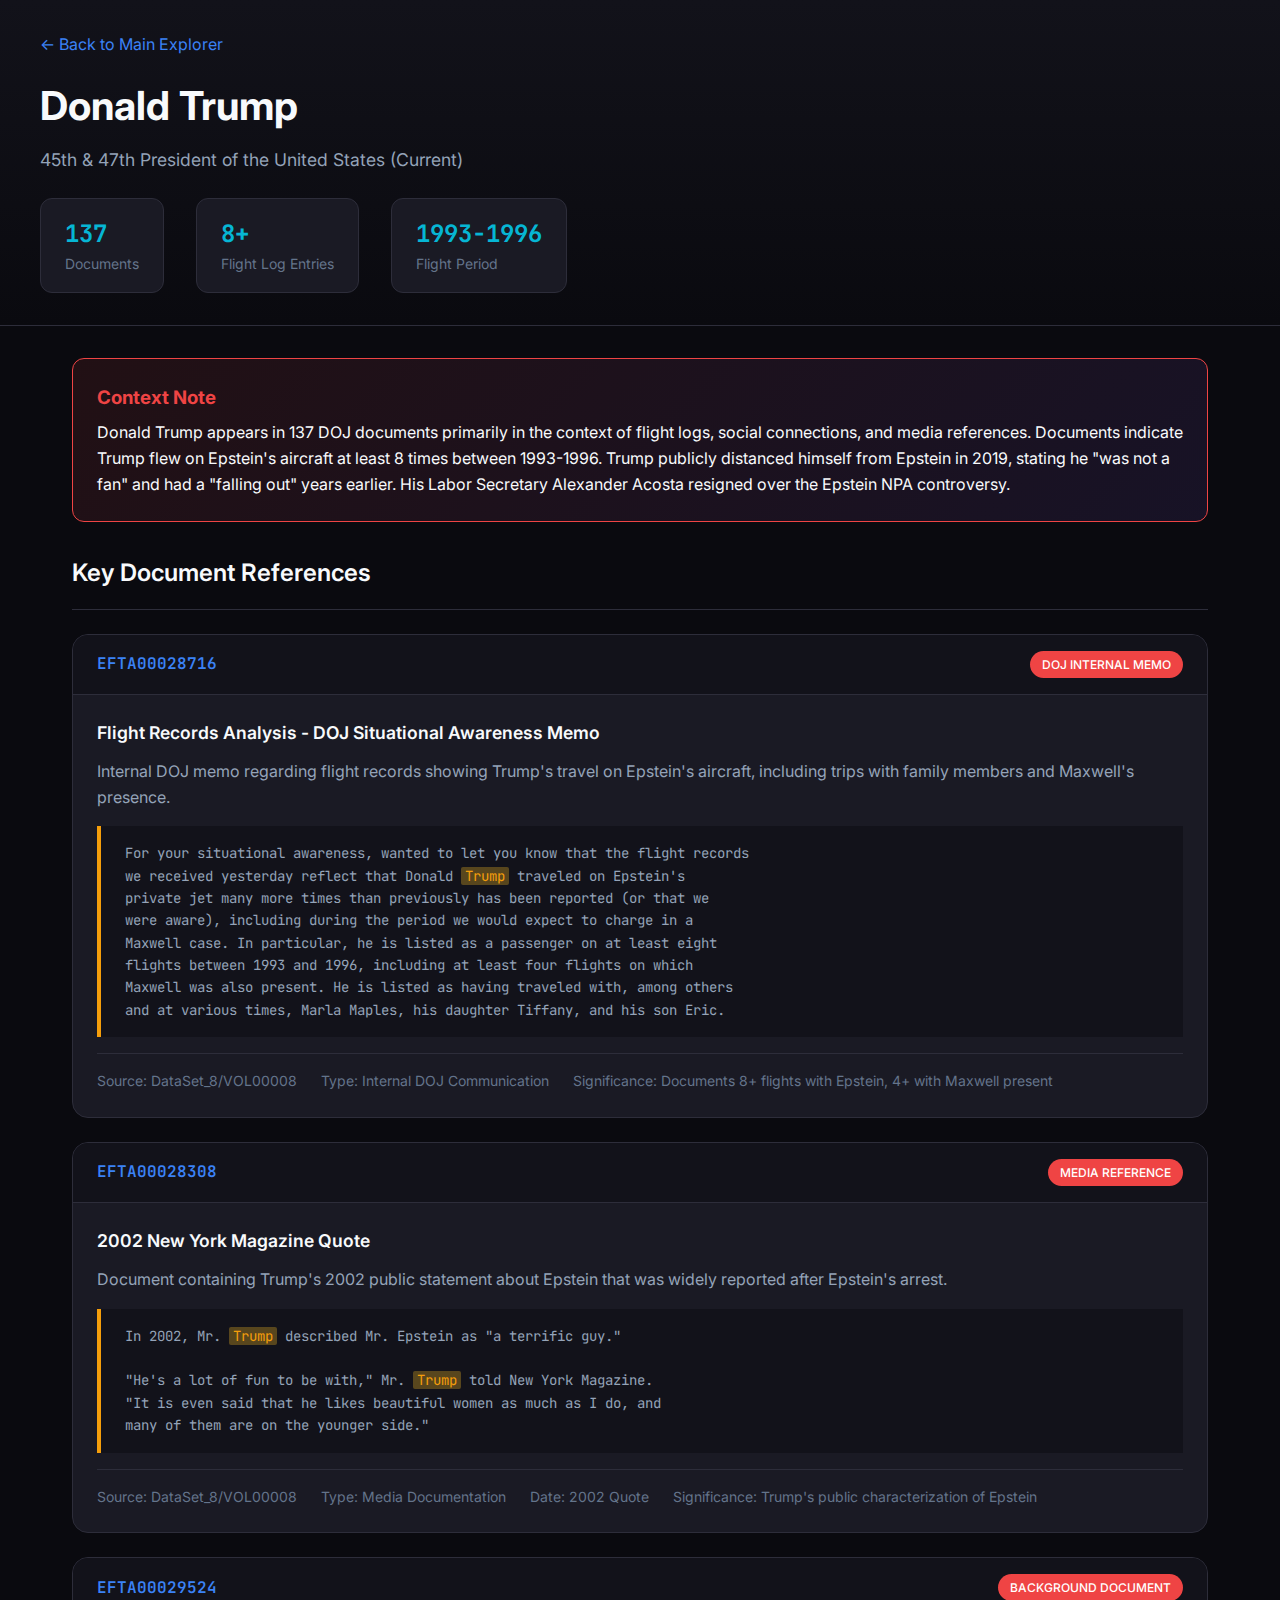
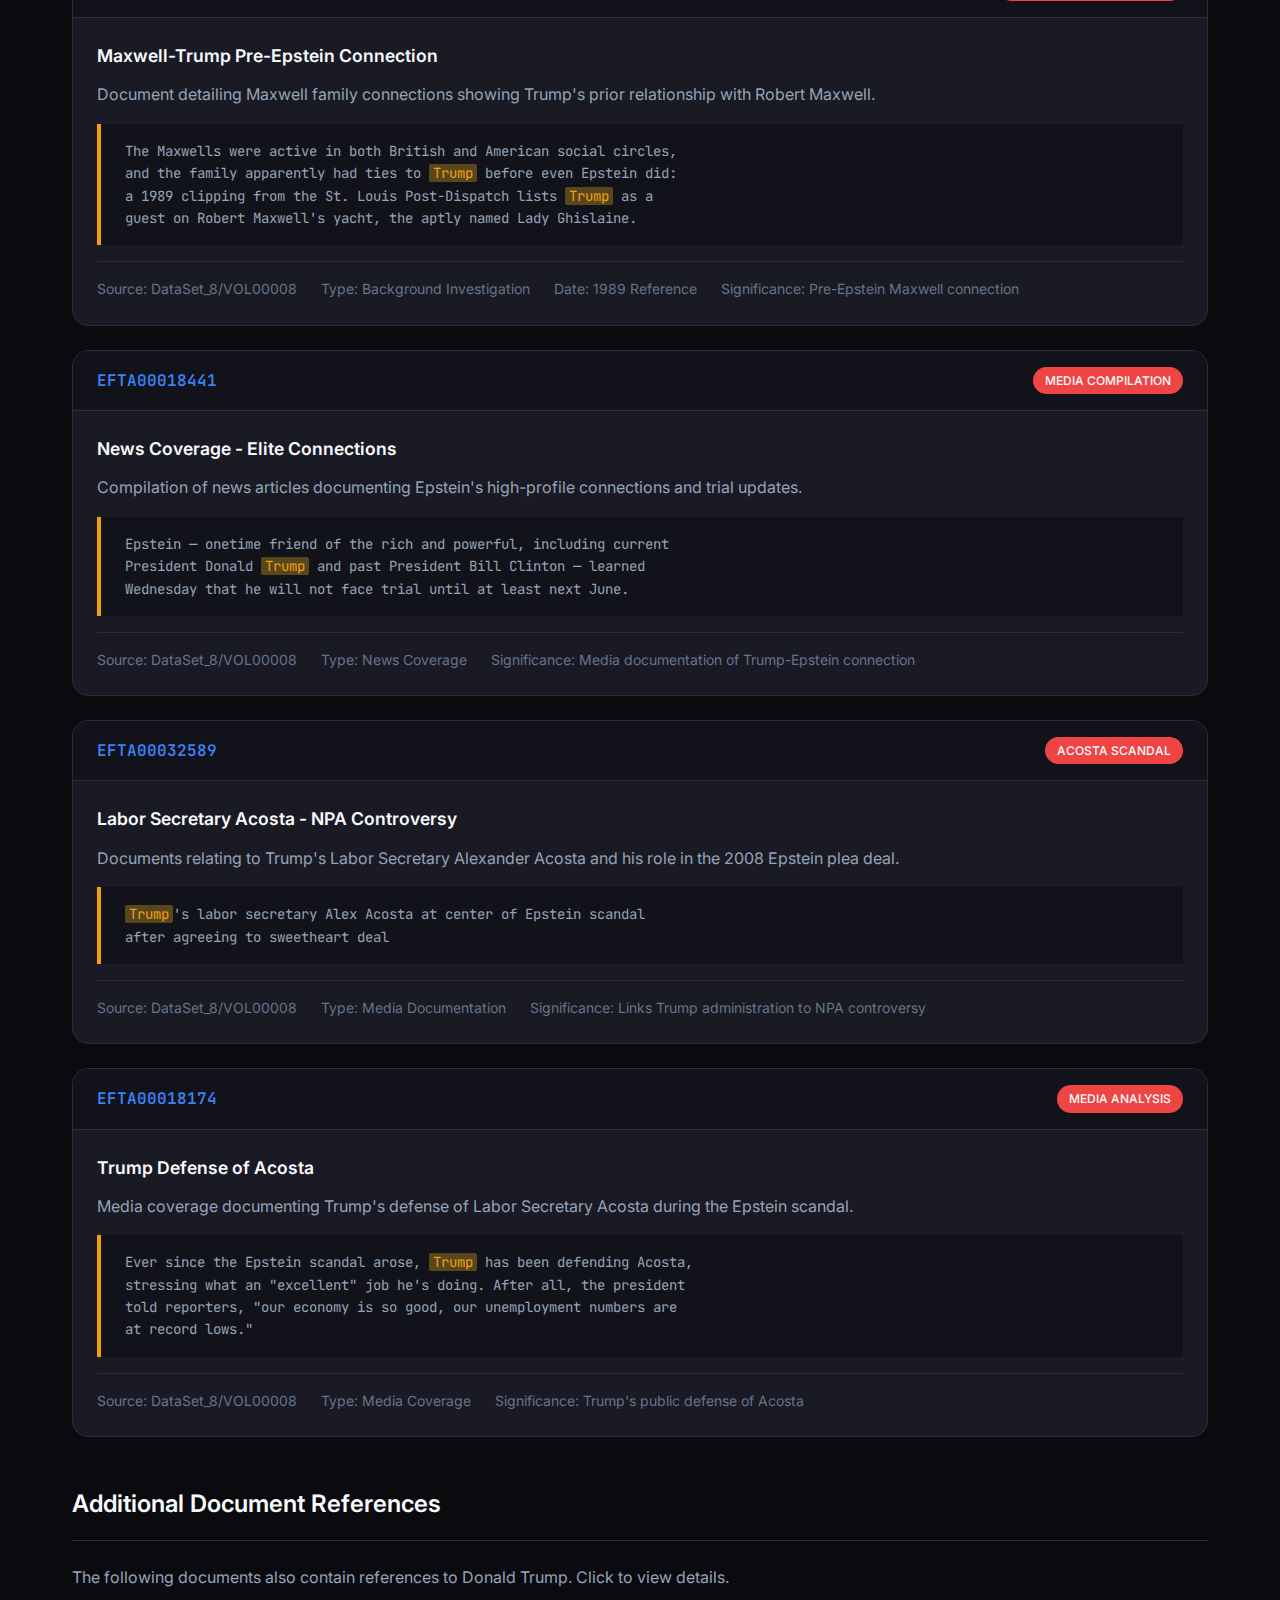
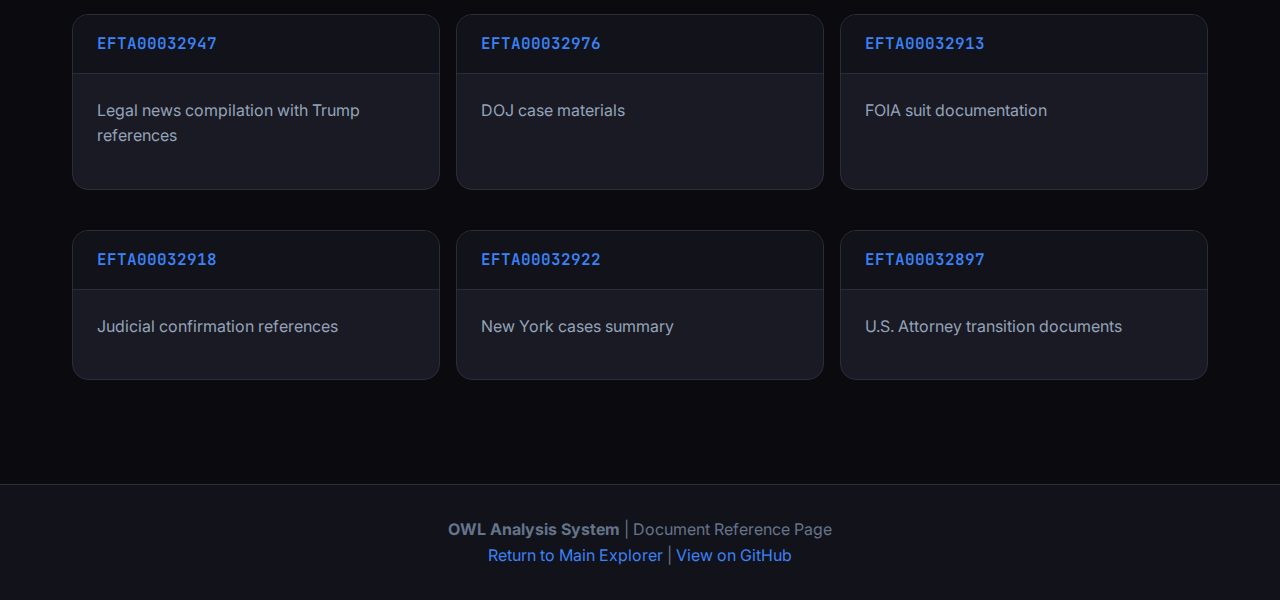
<file: docs/trump.html>
<!DOCTYPE html>
<html lang="en">
<head>
    <meta charset="UTF-8">
    <meta name="viewport" content="width=device-width, initial-scale=1.0">
    <title>Donald Trump - Document References | OWL Analysis</title>
    <link href="https://fonts.googleapis.com/css2?family=Inter:wght@300;400;500;600;700&family=JetBrains+Mono:wght@400;500&display=swap" rel="stylesheet">
    <style>
        :root {
            --bg-primary: #0a0a0f;
            --bg-secondary: #12121a;
            --bg-card: #1a1a24;
            --bg-hover: #22222e;
            --accent-blue: #3b82f6;
            --accent-purple: #8b5cf6;
            --accent-red: #ef4444;
            --accent-green: #10b981;
            --accent-amber: #f59e0b;
            --accent-cyan: #06b6d4;
            --text-primary: #f8fafc;
            --text-secondary: #94a3b8;
            --text-muted: #64748b;
            --border: #2d2d3a;
        }
        * { margin: 0; padding: 0; box-sizing: border-box; }
        body {
            font-family: 'Inter', sans-serif;
            background: var(--bg-primary);
            color: var(--text-primary);
            line-height: 1.6;
            min-height: 100vh;
        }
        .header {
            background: linear-gradient(180deg, var(--bg-secondary) 0%, var(--bg-primary) 100%);
            border-bottom: 1px solid var(--border);
            padding: 2rem;
        }
        .header-content {
            max-width: 1200px;
            margin: 0 auto;
        }
        .back-link {
            color: var(--accent-blue);
            text-decoration: none;
            display: inline-flex;
            align-items: center;
            gap: 0.5rem;
            margin-bottom: 1rem;
        }
        .back-link:hover { text-decoration: underline; }
        .person-title {
            font-size: 2.5rem;
            font-weight: 700;
            margin-bottom: 0.5rem;
        }
        .person-subtitle {
            color: var(--text-secondary);
            font-size: 1.1rem;
        }
        .stats-row {
            display: flex;
            gap: 2rem;
            margin-top: 1.5rem;
            flex-wrap: wrap;
        }
        .stat {
            background: var(--bg-card);
            padding: 1rem 1.5rem;
            border-radius: 12px;
            border: 1px solid var(--border);
        }
        .stat-value {
            font-size: 1.5rem;
            font-weight: 700;
            color: var(--accent-cyan);
            font-family: 'JetBrains Mono', monospace;
        }
        .stat-label {
            font-size: 0.875rem;
            color: var(--text-muted);
        }
        .main {
            max-width: 1200px;
            margin: 0 auto;
            padding: 2rem;
        }
        .section-title {
            font-size: 1.5rem;
            font-weight: 600;
            margin-bottom: 1.5rem;
            padding-bottom: 1rem;
            border-bottom: 1px solid var(--border);
        }
        .document-card {
            background: var(--bg-card);
            border: 1px solid var(--border);
            border-radius: 16px;
            margin-bottom: 1.5rem;
            overflow: hidden;
            transition: all 0.3s;
        }
        .document-card:hover {
            border-color: var(--accent-blue);
            box-shadow: 0 10px 40px rgba(59, 130, 246, 0.1);
        }
        .doc-header {
            background: var(--bg-secondary);
            padding: 1rem 1.5rem;
            border-bottom: 1px solid var(--border);
            display: flex;
            justify-content: space-between;
            align-items: center;
            flex-wrap: wrap;
            gap: 1rem;
        }
        .doc-id {
            font-family: 'JetBrains Mono', monospace;
            font-size: 1rem;
            font-weight: 600;
            color: var(--accent-blue);
        }
        .doc-type {
            padding: 0.25rem 0.75rem;
            background: var(--accent-red);
            color: white;
            border-radius: 9999px;
            font-size: 0.75rem;
            font-weight: 500;
        }
        .doc-body {
            padding: 1.5rem;
        }
        .doc-title {
            font-size: 1.1rem;
            font-weight: 600;
            margin-bottom: 0.75rem;
        }
        .doc-description {
            color: var(--text-secondary);
            margin-bottom: 1rem;
        }
        .doc-excerpt {
            background: var(--bg-secondary);
            border-left: 4px solid var(--accent-amber);
            padding: 1rem 1.5rem;
            margin: 1rem 0;
            font-family: 'JetBrains Mono', monospace;
            font-size: 0.875rem;
            color: var(--text-secondary);
            white-space: pre-wrap;
            overflow-x: auto;
        }
        .doc-excerpt .highlight {
            background: rgba(251, 191, 36, 0.3);
            color: var(--accent-amber);
            padding: 0 0.25rem;
            border-radius: 2px;
        }
        .doc-meta {
            display: flex;
            gap: 1.5rem;
            flex-wrap: wrap;
            font-size: 0.875rem;
            color: var(--text-muted);
            margin-top: 1rem;
            padding-top: 1rem;
            border-top: 1px solid var(--border);
        }
        .context-note {
            background: linear-gradient(135deg, rgba(239, 68, 68, 0.1) 0%, rgba(139, 92, 246, 0.1) 100%);
            border: 1px solid var(--accent-red);
            border-radius: 12px;
            padding: 1.5rem;
            margin-bottom: 2rem;
        }
        .context-note h3 {
            color: var(--accent-red);
            margin-bottom: 0.5rem;
        }
        .footer {
            background: var(--bg-secondary);
            border-top: 1px solid var(--border);
            padding: 2rem;
            text-align: center;
            color: var(--text-muted);
            margin-top: 3rem;
        }
        .footer a { color: var(--accent-blue); text-decoration: none; }
    </style>
</head>
<body>
    <header class="header">
        <div class="header-content">
            <a href="../index.html" class="back-link">← Back to Main Explorer</a>
            <h1 class="person-title">Donald Trump</h1>
            <p class="person-subtitle">45th & 47th President of the United States (Current)</p>
            <div class="stats-row">
                <div class="stat">
                    <div class="stat-value">137</div>
                    <div class="stat-label">Documents</div>
                </div>
                <div class="stat">
                    <div class="stat-value">8+</div>
                    <div class="stat-label">Flight Log Entries</div>
                </div>
                <div class="stat">
                    <div class="stat-value">1993-1996</div>
                    <div class="stat-label">Flight Period</div>
                </div>
            </div>
        </div>
    </header>

    <main class="main">
        <div class="context-note">
            <h3>Context Note</h3>
            <p>Donald Trump appears in 137 DOJ documents primarily in the context of flight logs, social connections, and media references.
            Documents indicate Trump flew on Epstein's aircraft at least 8 times between 1993-1996. Trump publicly distanced himself
            from Epstein in 2019, stating he "was not a fan" and had a "falling out" years earlier. His Labor Secretary Alexander Acosta
            resigned over the Epstein NPA controversy.</p>
        </div>

        <h2 class="section-title">Key Document References</h2>

        <!-- EFTA00028716 -->
        <div class="document-card" id="EFTA00028716">
            <div class="doc-header">
                <span class="doc-id">EFTA00028716</span>
                <span class="doc-type">DOJ INTERNAL MEMO</span>
            </div>
            <div class="doc-body">
                <h3 class="doc-title">Flight Records Analysis - DOJ Situational Awareness Memo</h3>
                <p class="doc-description">
                    Internal DOJ memo regarding flight records showing Trump's travel on Epstein's aircraft, including
                    trips with family members and Maxwell's presence.
                </p>
                <div class="doc-excerpt">For your situational awareness, wanted to let you know that the flight records
we received yesterday reflect that Donald <span class="highlight">Trump</span> traveled on Epstein's
private jet many more times than previously has been reported (or that we
were aware), including during the period we would expect to charge in a
Maxwell case. In particular, he is listed as a passenger on at least eight
flights between 1993 and 1996, including at least four flights on which
Maxwell was also present. He is listed as having traveled with, among others
and at various times, Marla Maples, his daughter Tiffany, and his son Eric.</div>
                <div class="doc-meta">
                    <span>Source: DataSet_8/VOL00008</span>
                    <span>Type: Internal DOJ Communication</span>
                    <span>Significance: Documents 8+ flights with Epstein, 4+ with Maxwell present</span>
                </div>
            </div>
        </div>

        <!-- EFTA00028308 -->
        <div class="document-card" id="EFTA00028308">
            <div class="doc-header">
                <span class="doc-id">EFTA00028308</span>
                <span class="doc-type">MEDIA REFERENCE</span>
            </div>
            <div class="doc-body">
                <h3 class="doc-title">2002 New York Magazine Quote</h3>
                <p class="doc-description">
                    Document containing Trump's 2002 public statement about Epstein that was widely reported after Epstein's arrest.
                </p>
                <div class="doc-excerpt">In 2002, Mr. <span class="highlight">Trump</span> described Mr. Epstein as "a terrific guy."

"He's a lot of fun to be with," Mr. <span class="highlight">Trump</span> told New York Magazine.
"It is even said that he likes beautiful women as much as I do, and
many of them are on the younger side."</div>
                <div class="doc-meta">
                    <span>Source: DataSet_8/VOL00008</span>
                    <span>Type: Media Documentation</span>
                    <span>Date: 2002 Quote</span>
                    <span>Significance: Trump's public characterization of Epstein</span>
                </div>
            </div>
        </div>

        <!-- EFTA00029524 -->
        <div class="document-card" id="EFTA00029524">
            <div class="doc-header">
                <span class="doc-id">EFTA00029524</span>
                <span class="doc-type">BACKGROUND DOCUMENT</span>
            </div>
            <div class="doc-body">
                <h3 class="doc-title">Maxwell-Trump Pre-Epstein Connection</h3>
                <p class="doc-description">
                    Document detailing Maxwell family connections showing Trump's prior relationship with Robert Maxwell.
                </p>
                <div class="doc-excerpt">The Maxwells were active in both British and American social circles,
and the family apparently had ties to <span class="highlight">Trump</span> before even Epstein did:
a 1989 clipping from the St. Louis Post-Dispatch lists <span class="highlight">Trump</span> as a
guest on Robert Maxwell's yacht, the aptly named Lady Ghislaine.</div>
                <div class="doc-meta">
                    <span>Source: DataSet_8/VOL00008</span>
                    <span>Type: Background Investigation</span>
                    <span>Date: 1989 Reference</span>
                    <span>Significance: Pre-Epstein Maxwell connection</span>
                </div>
            </div>
        </div>

        <!-- EFTA00018441 -->
        <div class="document-card" id="EFTA00018441">
            <div class="doc-header">
                <span class="doc-id">EFTA00018441</span>
                <span class="doc-type">MEDIA COMPILATION</span>
            </div>
            <div class="doc-body">
                <h3 class="doc-title">News Coverage - Elite Connections</h3>
                <p class="doc-description">
                    Compilation of news articles documenting Epstein's high-profile connections and trial updates.
                </p>
                <div class="doc-excerpt">Epstein — onetime friend of the rich and powerful, including current
President Donald <span class="highlight">Trump</span> and past President Bill Clinton — learned
Wednesday that he will not face trial until at least next June.</div>
                <div class="doc-meta">
                    <span>Source: DataSet_8/VOL00008</span>
                    <span>Type: News Coverage</span>
                    <span>Significance: Media documentation of Trump-Epstein connection</span>
                </div>
            </div>
        </div>

        <!-- EFTA00032589 -->
        <div class="document-card" id="EFTA00032589">
            <div class="doc-header">
                <span class="doc-id">EFTA00032589</span>
                <span class="doc-type">ACOSTA SCANDAL</span>
            </div>
            <div class="doc-body">
                <h3 class="doc-title">Labor Secretary Acosta - NPA Controversy</h3>
                <p class="doc-description">
                    Documents relating to Trump's Labor Secretary Alexander Acosta and his role in the 2008 Epstein plea deal.
                </p>
                <div class="doc-excerpt"><span class="highlight">Trump</span>'s labor secretary Alex Acosta at center of Epstein scandal
after agreeing to sweetheart deal</div>
                <div class="doc-meta">
                    <span>Source: DataSet_8/VOL00008</span>
                    <span>Type: Media Documentation</span>
                    <span>Significance: Links Trump administration to NPA controversy</span>
                </div>
            </div>
        </div>

        <!-- EFTA00018174 -->
        <div class="document-card" id="EFTA00018174">
            <div class="doc-header">
                <span class="doc-id">EFTA00018174</span>
                <span class="doc-type">MEDIA ANALYSIS</span>
            </div>
            <div class="doc-body">
                <h3 class="doc-title">Trump Defense of Acosta</h3>
                <p class="doc-description">
                    Media coverage documenting Trump's defense of Labor Secretary Acosta during the Epstein scandal.
                </p>
                <div class="doc-excerpt">Ever since the Epstein scandal arose, <span class="highlight">Trump</span> has been defending Acosta,
stressing what an "excellent" job he's doing. After all, the president
told reporters, "our economy is so good, our unemployment numbers are
at record lows."</div>
                <div class="doc-meta">
                    <span>Source: DataSet_8/VOL00008</span>
                    <span>Type: Media Coverage</span>
                    <span>Significance: Trump's public defense of Acosta</span>
                </div>
            </div>
        </div>

        <h2 class="section-title" style="margin-top: 3rem;">Additional Document References</h2>
        <p style="color: var(--text-secondary); margin-bottom: 1.5rem;">
            The following documents also contain references to Donald Trump. Click to view details.
        </p>

        <div style="display: grid; grid-template-columns: repeat(auto-fill, minmax(300px, 1fr)); gap: 1rem;">
            <div class="document-card" style="cursor: pointer;">
                <div class="doc-header"><span class="doc-id">EFTA00032947</span></div>
                <div class="doc-body"><p class="doc-description">Legal news compilation with Trump references</p></div>
            </div>
            <div class="document-card" style="cursor: pointer;">
                <div class="doc-header"><span class="doc-id">EFTA00032976</span></div>
                <div class="doc-body"><p class="doc-description">DOJ case materials</p></div>
            </div>
            <div class="document-card" style="cursor: pointer;">
                <div class="doc-header"><span class="doc-id">EFTA00032913</span></div>
                <div class="doc-body"><p class="doc-description">FOIA suit documentation</p></div>
            </div>
            <div class="document-card" style="cursor: pointer;">
                <div class="doc-header"><span class="doc-id">EFTA00032918</span></div>
                <div class="doc-body"><p class="doc-description">Judicial confirmation references</p></div>
            </div>
            <div class="document-card" style="cursor: pointer;">
                <div class="doc-header"><span class="doc-id">EFTA00032922</span></div>
                <div class="doc-body"><p class="doc-description">New York cases summary</p></div>
            </div>
            <div class="document-card" style="cursor: pointer;">
                <div class="doc-header"><span class="doc-id">EFTA00032897</span></div>
                <div class="doc-body"><p class="doc-description">U.S. Attorney transition documents</p></div>
            </div>
        </div>
    </main>

    <footer class="footer">
        <p>
            <strong>OWL Analysis System</strong> | Document Reference Page<br>
            <a href="../index.html">Return to Main Explorer</a> |
            <a href="https://github.com/consigcody94/OWL-DOJ-Epstein-Analysis">View on GitHub</a>
        </p>
    </footer>
</body>
</html>
</file>
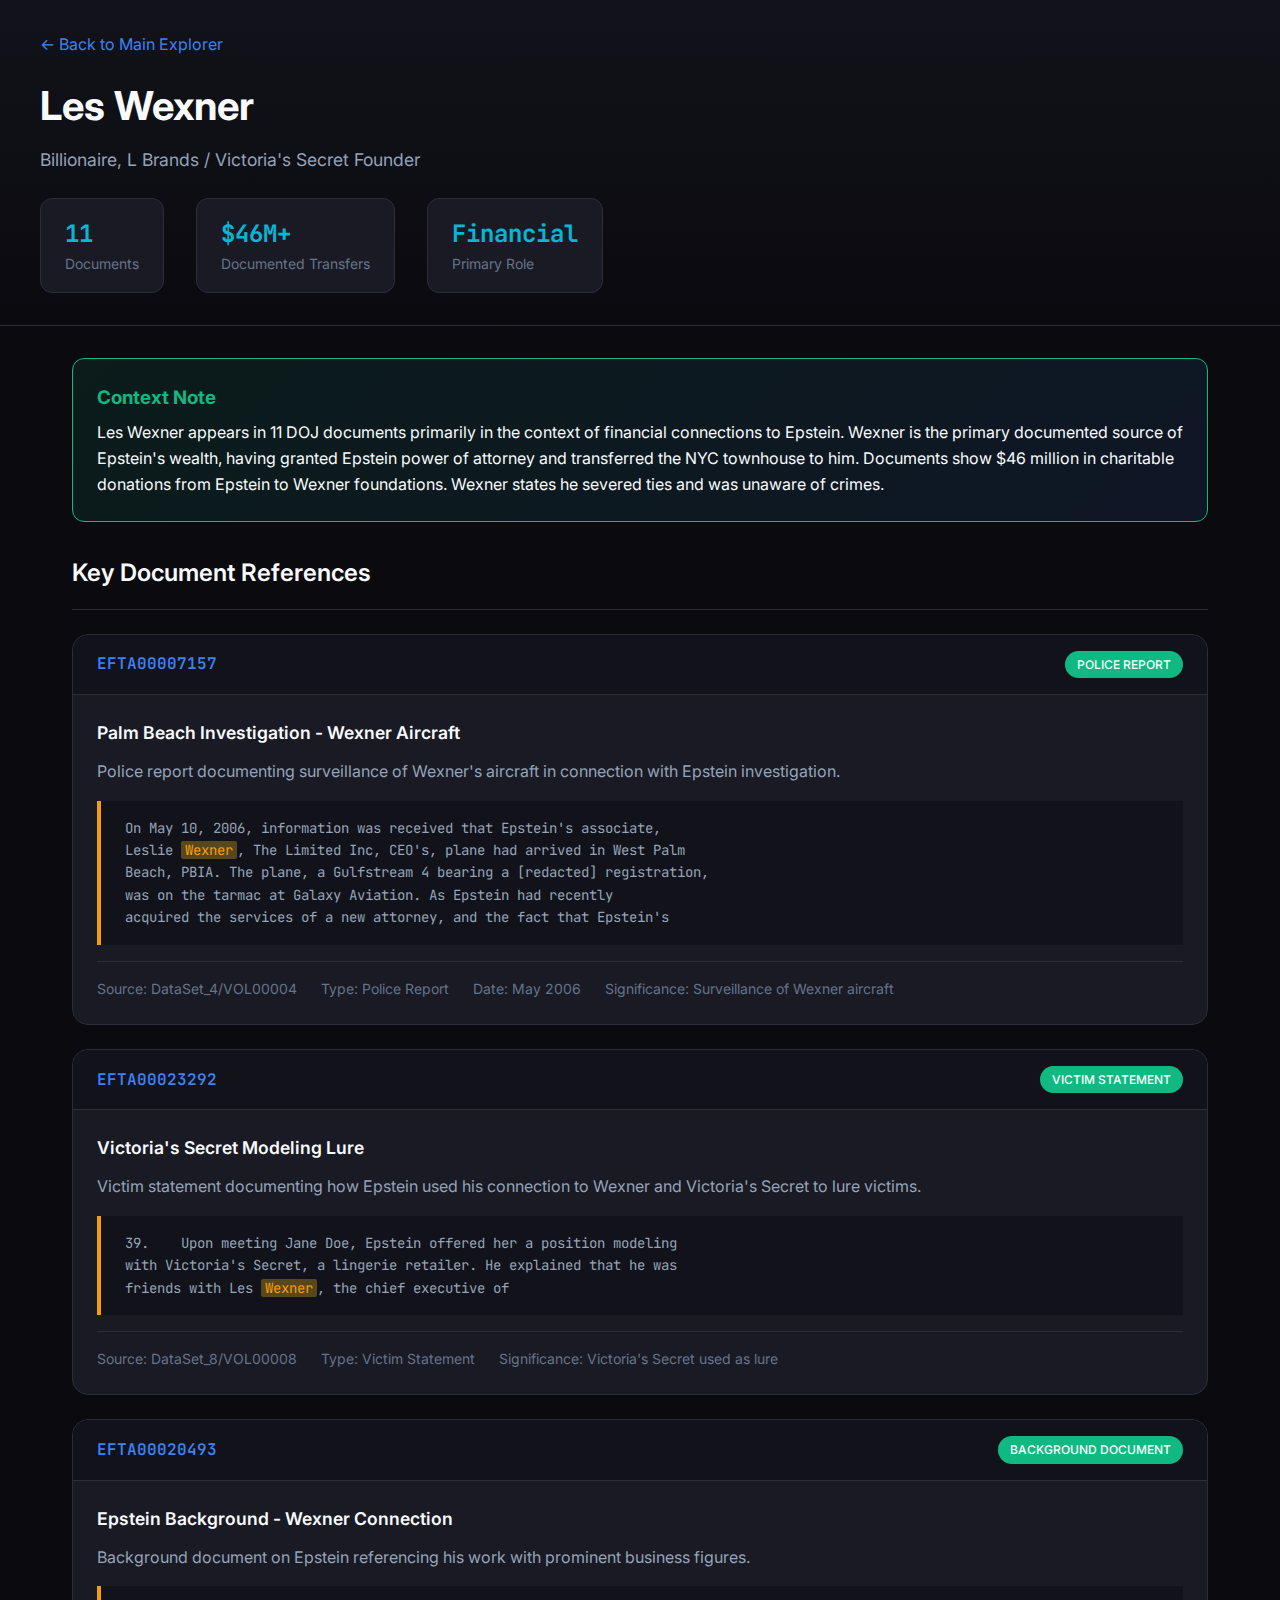
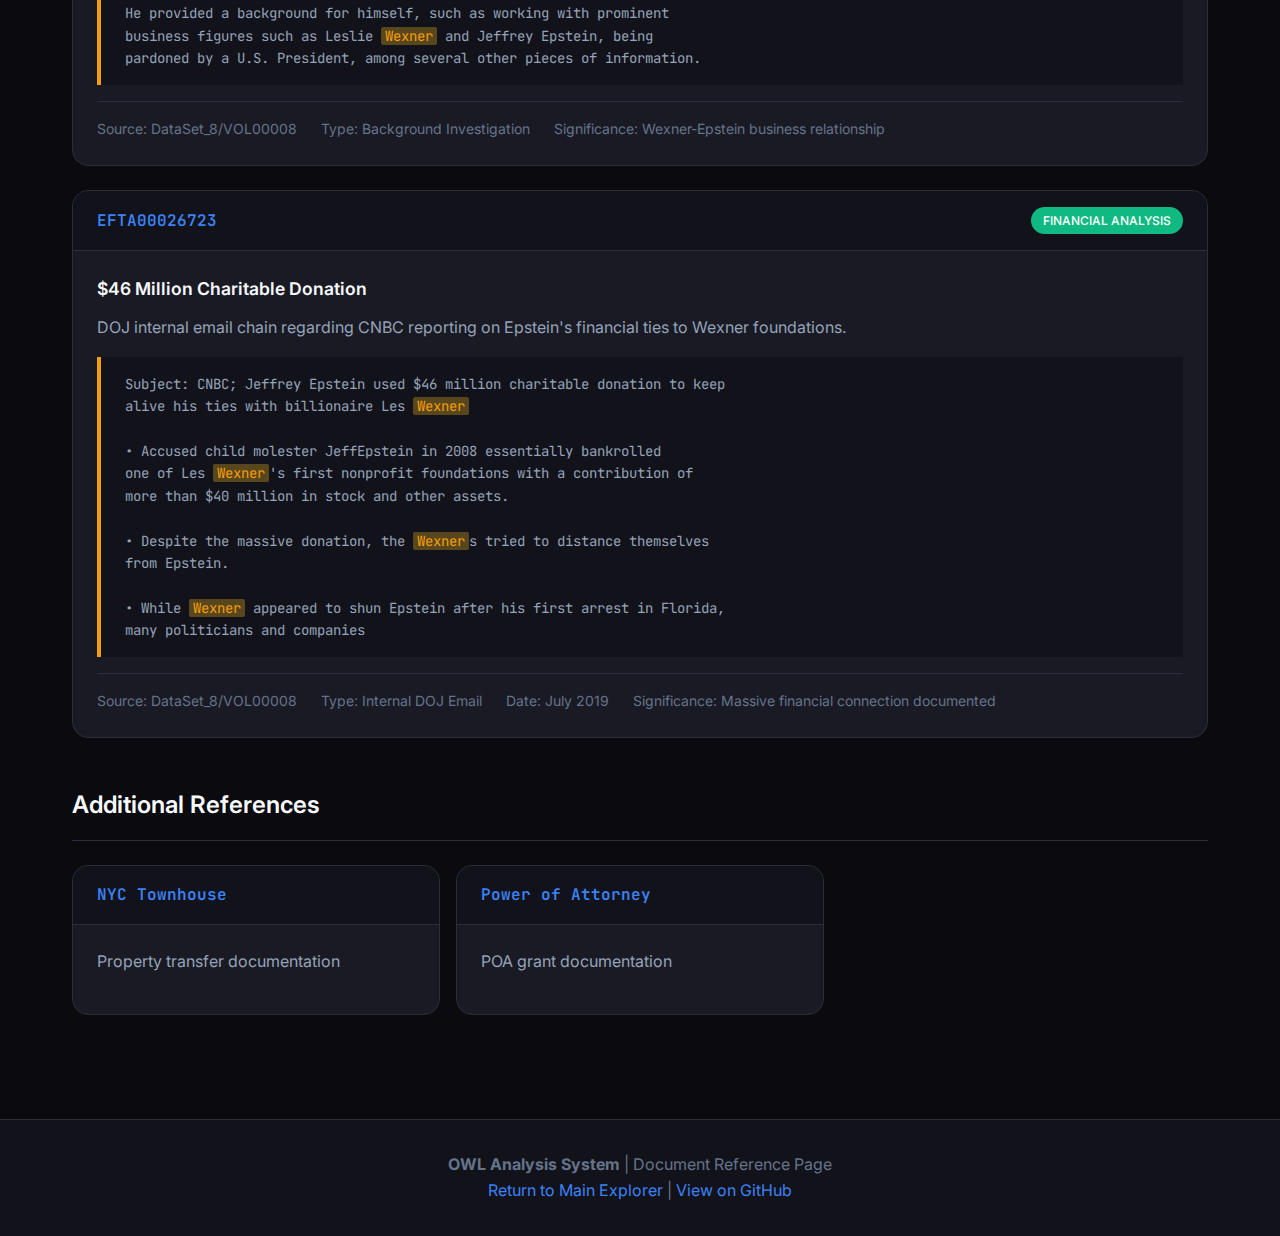
<file: docs/wexner.html>
<!DOCTYPE html>
<html lang="en">
<head>
    <meta charset="UTF-8">
    <meta name="viewport" content="width=device-width, initial-scale=1.0">
    <title>Les Wexner - Document References | OWL Analysis</title>
    <link href="https://fonts.googleapis.com/css2?family=Inter:wght@300;400;500;600;700&family=JetBrains+Mono:wght@400;500&display=swap" rel="stylesheet">
    <style>
        :root {
            --bg-primary: #0a0a0f;
            --bg-secondary: #12121a;
            --bg-card: #1a1a24;
            --accent-blue: #3b82f6;
            --accent-purple: #8b5cf6;
            --accent-amber: #f59e0b;
            --accent-cyan: #06b6d4;
            --accent-green: #10b981;
            --text-primary: #f8fafc;
            --text-secondary: #94a3b8;
            --text-muted: #64748b;
            --border: #2d2d3a;
        }
        * { margin: 0; padding: 0; box-sizing: border-box; }
        body { font-family: 'Inter', sans-serif; background: var(--bg-primary); color: var(--text-primary); line-height: 1.6; min-height: 100vh; }
        .header { background: linear-gradient(180deg, var(--bg-secondary) 0%, var(--bg-primary) 100%); border-bottom: 1px solid var(--border); padding: 2rem; }
        .header-content { max-width: 1200px; margin: 0 auto; }
        .back-link { color: var(--accent-blue); text-decoration: none; display: inline-flex; align-items: center; gap: 0.5rem; margin-bottom: 1rem; }
        .back-link:hover { text-decoration: underline; }
        .person-title { font-size: 2.5rem; font-weight: 700; margin-bottom: 0.5rem; }
        .person-subtitle { color: var(--text-secondary); font-size: 1.1rem; }
        .stats-row { display: flex; gap: 2rem; margin-top: 1.5rem; flex-wrap: wrap; }
        .stat { background: var(--bg-card); padding: 1rem 1.5rem; border-radius: 12px; border: 1px solid var(--border); }
        .stat-value { font-size: 1.5rem; font-weight: 700; color: var(--accent-cyan); font-family: 'JetBrains Mono', monospace; }
        .stat-label { font-size: 0.875rem; color: var(--text-muted); }
        .main { max-width: 1200px; margin: 0 auto; padding: 2rem; }
        .section-title { font-size: 1.5rem; font-weight: 600; margin-bottom: 1.5rem; padding-bottom: 1rem; border-bottom: 1px solid var(--border); }
        .document-card { background: var(--bg-card); border: 1px solid var(--border); border-radius: 16px; margin-bottom: 1.5rem; overflow: hidden; transition: all 0.3s; }
        .document-card:hover { border-color: var(--accent-blue); box-shadow: 0 10px 40px rgba(59, 130, 246, 0.1); }
        .doc-header { background: var(--bg-secondary); padding: 1rem 1.5rem; border-bottom: 1px solid var(--border); display: flex; justify-content: space-between; align-items: center; flex-wrap: wrap; gap: 1rem; }
        .doc-id { font-family: 'JetBrains Mono', monospace; font-size: 1rem; font-weight: 600; color: var(--accent-blue); }
        .doc-type { padding: 0.25rem 0.75rem; background: var(--accent-green); color: white; border-radius: 9999px; font-size: 0.75rem; font-weight: 500; }
        .doc-body { padding: 1.5rem; }
        .doc-title { font-size: 1.1rem; font-weight: 600; margin-bottom: 0.75rem; }
        .doc-description { color: var(--text-secondary); margin-bottom: 1rem; }
        .doc-excerpt { background: var(--bg-secondary); border-left: 4px solid var(--accent-amber); padding: 1rem 1.5rem; margin: 1rem 0; font-family: 'JetBrains Mono', monospace; font-size: 0.875rem; color: var(--text-secondary); white-space: pre-wrap; overflow-x: auto; }
        .doc-excerpt .highlight { background: rgba(251, 191, 36, 0.3); color: var(--accent-amber); padding: 0 0.25rem; border-radius: 2px; }
        .doc-meta { display: flex; gap: 1.5rem; flex-wrap: wrap; font-size: 0.875rem; color: var(--text-muted); margin-top: 1rem; padding-top: 1rem; border-top: 1px solid var(--border); }
        .context-note { background: linear-gradient(135deg, rgba(16, 185, 129, 0.1) 0%, rgba(59, 130, 246, 0.1) 100%); border: 1px solid var(--accent-green); border-radius: 12px; padding: 1.5rem; margin-bottom: 2rem; }
        .context-note h3 { color: var(--accent-green); margin-bottom: 0.5rem; }
        .footer { background: var(--bg-secondary); border-top: 1px solid var(--border); padding: 2rem; text-align: center; color: var(--text-muted); margin-top: 3rem; }
        .footer a { color: var(--accent-blue); text-decoration: none; }
    </style>
</head>
<body>
    <header class="header">
        <div class="header-content">
            <a href="../index.html" class="back-link">← Back to Main Explorer</a>
            <h1 class="person-title">Les Wexner</h1>
            <p class="person-subtitle">Billionaire, L Brands / Victoria's Secret Founder</p>
            <div class="stats-row">
                <div class="stat">
                    <div class="stat-value">11</div>
                    <div class="stat-label">Documents</div>
                </div>
                <div class="stat">
                    <div class="stat-value">$46M+</div>
                    <div class="stat-label">Documented Transfers</div>
                </div>
                <div class="stat">
                    <div class="stat-value">Financial</div>
                    <div class="stat-label">Primary Role</div>
                </div>
            </div>
        </div>
    </header>

    <main class="main">
        <div class="context-note">
            <h3>Context Note</h3>
            <p>Les Wexner appears in 11 DOJ documents primarily in the context of financial connections to Epstein.
            Wexner is the primary documented source of Epstein's wealth, having granted Epstein power of attorney
            and transferred the NYC townhouse to him. Documents show $46 million in charitable donations from
            Epstein to Wexner foundations. Wexner states he severed ties and was unaware of crimes.</p>
        </div>

        <h2 class="section-title">Key Document References</h2>

        <!-- EFTA00007157 -->
        <div class="document-card" id="EFTA00007157">
            <div class="doc-header">
                <span class="doc-id">EFTA00007157</span>
                <span class="doc-type">POLICE REPORT</span>
            </div>
            <div class="doc-body">
                <h3 class="doc-title">Palm Beach Investigation - Wexner Aircraft</h3>
                <p class="doc-description">
                    Police report documenting surveillance of Wexner's aircraft in connection with Epstein investigation.
                </p>
                <div class="doc-excerpt">On May 10, 2006, information was received that Epstein's associate,
Leslie <span class="highlight">Wexner</span>, The Limited Inc, CEO's, plane had arrived in West Palm
Beach, PBIA. The plane, a Gulfstream 4 bearing a [redacted] registration,
was on the tarmac at Galaxy Aviation. As Epstein had recently
acquired the services of a new attorney, and the fact that Epstein's</div>
                <div class="doc-meta">
                    <span>Source: DataSet_4/VOL00004</span>
                    <span>Type: Police Report</span>
                    <span>Date: May 2006</span>
                    <span>Significance: Surveillance of Wexner aircraft</span>
                </div>
            </div>
        </div>

        <!-- EFTA00023292 -->
        <div class="document-card" id="EFTA00023292">
            <div class="doc-header">
                <span class="doc-id">EFTA00023292</span>
                <span class="doc-type">VICTIM STATEMENT</span>
            </div>
            <div class="doc-body">
                <h3 class="doc-title">Victoria's Secret Modeling Lure</h3>
                <p class="doc-description">
                    Victim statement documenting how Epstein used his connection to Wexner and Victoria's Secret
                    to lure victims.
                </p>
                <div class="doc-excerpt">39.    Upon meeting Jane Doe, Epstein offered her a position modeling
with Victoria's Secret, a lingerie retailer. He explained that he was
friends with Les <span class="highlight">Wexner</span>, the chief executive of</div>
                <div class="doc-meta">
                    <span>Source: DataSet_8/VOL00008</span>
                    <span>Type: Victim Statement</span>
                    <span>Significance: Victoria's Secret used as lure</span>
                </div>
            </div>
        </div>

        <!-- EFTA00020493 -->
        <div class="document-card" id="EFTA00020493">
            <div class="doc-header">
                <span class="doc-id">EFTA00020493</span>
                <span class="doc-type">BACKGROUND DOCUMENT</span>
            </div>
            <div class="doc-body">
                <h3 class="doc-title">Epstein Background - Wexner Connection</h3>
                <p class="doc-description">
                    Background document on Epstein referencing his work with prominent business figures.
                </p>
                <div class="doc-excerpt">He provided a background for himself, such as working with prominent
business figures such as Leslie <span class="highlight">Wexner</span> and Jeffrey Epstein, being
pardoned by a U.S. President, among several other pieces of information.</div>
                <div class="doc-meta">
                    <span>Source: DataSet_8/VOL00008</span>
                    <span>Type: Background Investigation</span>
                    <span>Significance: Wexner-Epstein business relationship</span>
                </div>
            </div>
        </div>

        <!-- EFTA00026723 -->
        <div class="document-card" id="EFTA00026723">
            <div class="doc-header">
                <span class="doc-id">EFTA00026723</span>
                <span class="doc-type">FINANCIAL ANALYSIS</span>
            </div>
            <div class="doc-body">
                <h3 class="doc-title">$46 Million Charitable Donation</h3>
                <p class="doc-description">
                    DOJ internal email chain regarding CNBC reporting on Epstein's financial ties to Wexner foundations.
                </p>
                <div class="doc-excerpt">Subject: CNBC; Jeffrey Epstein used $46 million charitable donation to keep
alive his ties with billionaire Les <span class="highlight">Wexner</span>

• Accused child molester JeffEpstein in 2008 essentially bankrolled
one of Les <span class="highlight">Wexner</span>'s first nonprofit foundations with a contribution of
more than $40 million in stock and other assets.

• Despite the massive donation, the <span class="highlight">Wexner</span>s tried to distance themselves
from Epstein.

• While <span class="highlight">Wexner</span> appeared to shun Epstein after his first arrest in Florida,
many politicians and companies</div>
                <div class="doc-meta">
                    <span>Source: DataSet_8/VOL00008</span>
                    <span>Type: Internal DOJ Email</span>
                    <span>Date: July 2019</span>
                    <span>Significance: Massive financial connection documented</span>
                </div>
            </div>
        </div>

        <h2 class="section-title" style="margin-top: 3rem;">Additional References</h2>
        <div style="display: grid; grid-template-columns: repeat(auto-fill, minmax(300px, 1fr)); gap: 1rem;">
            <div class="document-card">
                <div class="doc-header"><span class="doc-id">NYC Townhouse</span></div>
                <div class="doc-body"><p class="doc-description">Property transfer documentation</p></div>
            </div>
            <div class="document-card">
                <div class="doc-header"><span class="doc-id">Power of Attorney</span></div>
                <div class="doc-body"><p class="doc-description">POA grant documentation</p></div>
            </div>
        </div>
    </main>

    <footer class="footer">
        <p>
            <strong>OWL Analysis System</strong> | Document Reference Page<br>
            <a href="../index.html">Return to Main Explorer</a> |
            <a href="https://github.com/consigcody94/OWL-DOJ-Epstein-Analysis">View on GitHub</a>
        </p>
    </footer>
</body>
</html>
</file>
<file: css/styles.css>
/* ===========================================
   OWL Analysis System - Stylesheet v2.0
   DOJ Epstein Files Interactive Explorer
   =========================================== */

/* CSS Custom Properties / Theme Variables */
:root {
    /* Dark Theme (Default) */
    --bg-primary: #0a0a0f;
    --bg-secondary: #12121a;
    --bg-card: #1a1a24;
    --bg-hover: #22222e;
    --accent-blue: #3b82f6;
    --accent-purple: #8b5cf6;
    --accent-red: #ef4444;
    --accent-green: #10b981;
    --accent-amber: #f59e0b;
    --accent-cyan: #06b6d4;
    --accent-pink: #ec4899;
    --accent-orange: #f97316;
    --text-primary: #f8fafc;
    --text-secondary: #94a3b8;
    --text-muted: #64748b;
    --border: #2d2d3a;
    --glow: rgba(59, 130, 246, 0.3);
    --shadow-sm: 0 1px 2px rgba(0, 0, 0, 0.3);
    --shadow-md: 0 4px 6px rgba(0, 0, 0, 0.3);
    --shadow-lg: 0 10px 40px rgba(0, 0, 0, 0.4);
    --transition-fast: 0.15s ease;
    --transition-normal: 0.2s ease;
    --transition-slow: 0.3s ease;
}

/* Light Theme */
[data-theme="light"] {
    --bg-primary: #f8fafc;
    --bg-secondary: #f1f5f9;
    --bg-card: #ffffff;
    --bg-hover: #e2e8f0;
    --text-primary: #0f172a;
    --text-secondary: #475569;
    --text-muted: #64748b;
    --border: #cbd5e1;
    --glow: rgba(59, 130, 246, 0.2);
    --shadow-sm: 0 1px 2px rgba(0, 0, 0, 0.05);
    --shadow-md: 0 4px 6px rgba(0, 0, 0, 0.1);
    --shadow-lg: 0 10px 40px rgba(0, 0, 0, 0.1);
}

/* Reset & Base Styles */
*, *::before, *::after {
    margin: 0;
    padding: 0;
    box-sizing: border-box;
}

html {
    scroll-behavior: smooth;
}

body {
    font-family: 'Inter', -apple-system, BlinkMacSystemFont, 'Segoe UI', Roboto, sans-serif;
    background: var(--bg-primary);
    color: var(--text-primary);
    line-height: 1.6;
    min-height: 100vh;
    -webkit-font-smoothing: antialiased;
    -moz-osx-font-smoothing: grayscale;
}

/* Focus States for Accessibility */
:focus-visible {
    outline: 2px solid var(--accent-blue);
    outline-offset: 2px;
}

/* Skip Link for Accessibility */
.skip-link {
    position: absolute;
    top: -40px;
    left: 0;
    background: var(--accent-blue);
    color: white;
    padding: 0.5rem 1rem;
    z-index: 1001;
    transition: top var(--transition-fast);
}

.skip-link:focus {
    top: 0;
}

/* ===========================================
   Header Styles
   =========================================== */
.header {
    background: linear-gradient(180deg, var(--bg-secondary) 0%, var(--bg-primary) 100%);
    border-bottom: 1px solid var(--border);
    padding: 2rem;
    text-align: center;
    position: relative;
    overflow: hidden;
}

.header::before {
    content: '';
    position: absolute;
    top: 0;
    left: 50%;
    transform: translateX(-50%);
    width: 600px;
    height: 600px;
    background: radial-gradient(circle, var(--glow) 0%, transparent 70%);
    opacity: 0.3;
    pointer-events: none;
}

.header h1 {
    font-size: clamp(1.75rem, 4vw, 2.5rem);
    font-weight: 700;
    background: linear-gradient(135deg, var(--accent-blue), var(--accent-purple));
    -webkit-background-clip: text;
    -webkit-text-fill-color: transparent;
    background-clip: text;
    margin-bottom: 0.5rem;
    position: relative;
}

.header .subtitle {
    color: var(--text-secondary);
    font-size: clamp(0.9rem, 2vw, 1.1rem);
    margin-bottom: 1rem;
}

.header .badges {
    display: flex;
    justify-content: center;
    gap: 0.75rem;
    flex-wrap: wrap;
}

.badge {
    display: inline-flex;
    align-items: center;
    gap: 0.5rem;
    padding: 0.5rem 1rem;
    background: var(--bg-card);
    border: 1px solid var(--border);
    border-radius: 9999px;
    font-size: 0.875rem;
    font-weight: 500;
    transition: all var(--transition-normal);
}

.badge:hover {
    transform: translateY(-2px);
    box-shadow: var(--shadow-md);
}

.badge.guilty {
    border-color: var(--accent-red);
    color: var(--accent-red);
}

.badge.docs {
    border-color: var(--accent-blue);
    color: var(--accent-blue);
}

/* ===========================================
   Navigation Styles
   =========================================== */
.nav {
    background: var(--bg-secondary);
    border-bottom: 1px solid var(--border);
    padding: 1rem 2rem;
    position: sticky;
    top: 0;
    z-index: 100;
    backdrop-filter: blur(10px);
    -webkit-backdrop-filter: blur(10px);
}

.nav-container {
    display: flex;
    justify-content: space-between;
    align-items: center;
    max-width: 1400px;
    margin: 0 auto;
}

.nav-links {
    display: flex;
    justify-content: center;
    gap: 1rem;
    flex-wrap: wrap;
    flex: 1;
}

.nav-links a {
    color: var(--text-secondary);
    text-decoration: none;
    font-weight: 500;
    padding: 0.5rem 1rem;
    border-radius: 8px;
    transition: all var(--transition-normal);
}

.nav-links a:hover,
.nav-links a.active {
    color: var(--text-primary);
    background: var(--bg-hover);
}

.nav-links a[aria-current="page"] {
    color: var(--accent-blue);
    background: rgba(59, 130, 246, 0.1);
}

/* Theme Toggle Button */
.theme-toggle {
    background: var(--bg-card);
    border: 1px solid var(--border);
    border-radius: 8px;
    padding: 0.5rem;
    cursor: pointer;
    color: var(--text-primary);
    font-size: 1.25rem;
    transition: all var(--transition-normal);
    display: flex;
    align-items: center;
    justify-content: center;
    width: 40px;
    height: 40px;
}

.theme-toggle:hover {
    background: var(--bg-hover);
    border-color: var(--accent-blue);
}

/* ===========================================
   Main Content Styles
   =========================================== */
.main {
    max-width: 1400px;
    margin: 0 auto;
    padding: 2rem;
}

/* Stats Grid */
.stats-grid {
    display: grid;
    grid-template-columns: repeat(auto-fit, minmax(180px, 1fr));
    gap: 1.5rem;
    margin-bottom: 3rem;
}

.stat-card {
    background: var(--bg-card);
    border: 1px solid var(--border);
    border-radius: 16px;
    padding: 1.5rem;
    text-align: center;
    transition: all var(--transition-slow);
}

.stat-card:hover {
    transform: translateY(-4px);
    border-color: var(--accent-blue);
    box-shadow: 0 10px 40px rgba(59, 130, 246, 0.1);
}

.stat-value {
    font-size: clamp(1.75rem, 4vw, 2.5rem);
    font-weight: 700;
    font-family: 'JetBrains Mono', monospace;
    background: linear-gradient(135deg, var(--accent-blue), var(--accent-cyan));
    -webkit-background-clip: text;
    -webkit-text-fill-color: transparent;
    background-clip: text;
}

.stat-label {
    color: var(--text-secondary);
    font-size: 0.875rem;
    margin-top: 0.5rem;
}

/* Section Headers */
.section-header {
    display: flex;
    align-items: center;
    gap: 1rem;
    margin-bottom: 1.5rem;
    padding-bottom: 1rem;
    border-bottom: 1px solid var(--border);
}

.section-header h2 {
    font-size: 1.5rem;
    font-weight: 600;
}

.section-header .icon {
    width: 40px;
    height: 40px;
    background: linear-gradient(135deg, var(--accent-blue), var(--accent-purple));
    border-radius: 10px;
    display: flex;
    align-items: center;
    justify-content: center;
    font-size: 1.25rem;
}

/* ===========================================
   Search & Filter Styles
   =========================================== */
.search-filter-container {
    display: flex;
    flex-direction: column;
    gap: 1rem;
    margin-bottom: 2rem;
}

.search-container {
    position: relative;
}

.search-input {
    width: 100%;
    padding: 1rem 1.5rem 1rem 3rem;
    background: var(--bg-card);
    border: 1px solid var(--border);
    border-radius: 12px;
    color: var(--text-primary);
    font-size: 1rem;
    font-family: inherit;
    transition: all var(--transition-normal);
}

.search-input:focus {
    outline: none;
    border-color: var(--accent-blue);
    box-shadow: 0 0 0 3px var(--glow);
}

.search-input::placeholder {
    color: var(--text-muted);
}

.search-icon {
    position: absolute;
    left: 1rem;
    top: 50%;
    transform: translateY(-50%);
    color: var(--text-muted);
    pointer-events: none;
}

.search-results-count {
    font-size: 0.875rem;
    color: var(--text-secondary);
    padding: 0.5rem 0;
}

.filter-controls {
    display: flex;
    flex-wrap: wrap;
    gap: 0.75rem;
    align-items: center;
}

.filter-group {
    display: flex;
    align-items: center;
    gap: 0.5rem;
}

.filter-label {
    font-size: 0.875rem;
    color: var(--text-secondary);
    font-weight: 500;
}

.filter-select,
.sort-select {
    background: var(--bg-card);
    border: 1px solid var(--border);
    border-radius: 8px;
    padding: 0.5rem 1rem;
    color: var(--text-primary);
    font-size: 0.875rem;
    cursor: pointer;
    transition: all var(--transition-normal);
}

.filter-select:hover,
.sort-select:hover {
    border-color: var(--accent-blue);
}

.filter-select:focus,
.sort-select:focus {
    outline: none;
    border-color: var(--accent-blue);
    box-shadow: 0 0 0 3px var(--glow);
}

.filter-tags {
    display: flex;
    flex-wrap: wrap;
    gap: 0.5rem;
}

.filter-tag {
    padding: 0.375rem 0.75rem;
    background: var(--bg-secondary);
    border: 1px solid var(--border);
    border-radius: 9999px;
    font-size: 0.75rem;
    font-weight: 500;
    cursor: pointer;
    transition: all var(--transition-normal);
}

.filter-tag:hover,
.filter-tag.active {
    background: var(--accent-blue);
    border-color: var(--accent-blue);
    color: white;
}

/* ===========================================
   Person Card Styles
   =========================================== */
.persons-grid {
    display: grid;
    grid-template-columns: repeat(auto-fill, minmax(320px, 1fr));
    gap: 1.5rem;
    margin-bottom: 3rem;
}

.person-card {
    background: var(--bg-card);
    border: 1px solid var(--border);
    border-radius: 16px;
    overflow: hidden;
    transition: all var(--transition-slow);
}

.person-card:hover {
    transform: translateY(-4px);
    border-color: var(--accent-purple);
    box-shadow: 0 10px 40px rgba(139, 92, 246, 0.1);
}

.person-card.span-2 {
    grid-column: span 2;
}

@media (max-width: 768px) {
    .person-card.span-2 {
        grid-column: span 1;
    }
}

.person-header {
    padding: 1.5rem;
    background: linear-gradient(135deg, var(--bg-hover) 0%, var(--bg-card) 100%);
    border-bottom: 1px solid var(--border);
}

.person-name {
    font-size: 1.25rem;
    font-weight: 600;
    margin-bottom: 0.25rem;
}

.person-name a {
    color: inherit;
    text-decoration: none;
    transition: color var(--transition-normal);
}

.person-name a:hover {
    color: var(--accent-blue);
    text-decoration: underline;
}

.person-role {
    color: var(--text-secondary);
    font-size: 0.875rem;
}

.person-body {
    padding: 1.5rem;
}

.person-stats {
    display: flex;
    gap: 1rem;
    margin-bottom: 1rem;
}

.person-stat {
    flex: 1;
    background: var(--bg-secondary);
    padding: 0.75rem;
    border-radius: 8px;
    text-align: center;
}

.person-stat-value {
    font-size: 1.5rem;
    font-weight: 700;
    font-family: 'JetBrains Mono', monospace;
    color: var(--accent-cyan);
}

.person-stat-label {
    font-size: 0.75rem;
    color: var(--text-muted);
}

.person-tags {
    display: flex;
    flex-wrap: wrap;
    gap: 0.5rem;
    margin-bottom: 1rem;
}

/* Tag Styles */
.tag {
    padding: 0.25rem 0.75rem;
    border-radius: 9999px;
    font-size: 0.75rem;
    font-weight: 500;
    text-transform: uppercase;
    letter-spacing: 0.025em;
}

.tag.principal { background: var(--accent-red); color: white; }
.tag.convicted { background: var(--accent-purple); color: white; }
.tag.staff { background: var(--accent-amber); color: black; }
.tag.defense { background: var(--accent-blue); color: white; }
.tag.prosecutor { background: var(--accent-green); color: white; }
.tag.witness { background: var(--text-muted); color: white; }
.tag.associate { background: var(--accent-cyan); color: black; }
.tag.deceased { background: #666; color: white; }
.tag.financial { background: var(--accent-green); color: white; }
.tag.npa-immunity { background: var(--accent-amber); color: black; }

/* Document References */
.doc-refs {
    margin-top: 1rem;
}

.doc-refs-header {
    display: flex;
    align-items: center;
    justify-content: space-between;
    margin-bottom: 0.5rem;
}

.doc-refs-title {
    font-size: 0.875rem;
    font-weight: 600;
    color: var(--text-secondary);
}

.doc-list {
    max-height: 150px;
    overflow-y: auto;
    background: var(--bg-secondary);
    border-radius: 8px;
    padding: 0.75rem;
}

.doc-item {
    display: flex;
    align-items: center;
    padding: 0.5rem;
    margin-bottom: 0.25rem;
    border-radius: 4px;
    font-family: 'JetBrains Mono', monospace;
    font-size: 0.75rem;
    color: var(--text-secondary);
    cursor: pointer;
    transition: all var(--transition-normal);
}

.doc-item:hover {
    background: var(--bg-hover);
    color: var(--accent-blue);
}

.doc-item::before {
    content: '';
    margin-right: 0.5rem;
}

/* ===========================================
   Network Visualization Styles
   =========================================== */
.network-container {
    background: var(--bg-card);
    border: 1px solid var(--border);
    border-radius: 16px;
    padding: 1.5rem;
    margin-bottom: 3rem;
    position: relative;
}

.network-header {
    display: flex;
    justify-content: space-between;
    align-items: center;
    margin-bottom: 1rem;
    flex-wrap: wrap;
    gap: 1rem;
}

.network-legend {
    display: flex;
    flex-wrap: wrap;
    gap: 0.75rem;
}

.legend-item {
    display: flex;
    align-items: center;
    gap: 0.5rem;
    font-size: 0.75rem;
    color: var(--text-secondary);
}

.legend-color {
    width: 12px;
    height: 12px;
    border-radius: 50%;
}

.network-controls {
    display: flex;
    gap: 0.5rem;
}

.network-btn {
    background: var(--bg-secondary);
    border: 1px solid var(--border);
    border-radius: 6px;
    padding: 0.5rem 0.75rem;
    font-size: 0.75rem;
    color: var(--text-primary);
    cursor: pointer;
    transition: all var(--transition-normal);
}

.network-btn:hover {
    background: var(--bg-hover);
    border-color: var(--accent-blue);
}

#network-svg {
    width: 100%;
    height: 500px;
    min-height: 400px;
}

.node {
    cursor: pointer;
}

.node circle {
    stroke: var(--border);
    stroke-width: 2px;
    transition: all var(--transition-slow);
}

.node:hover circle {
    stroke: var(--accent-blue);
    stroke-width: 3px;
    filter: brightness(1.2);
}

.node.selected circle {
    stroke: var(--accent-purple);
    stroke-width: 4px;
}

.node text {
    font-size: 11px;
    fill: var(--text-primary);
    font-weight: 500;
    pointer-events: none;
}

.link {
    stroke: var(--border);
    stroke-opacity: 0.6;
    transition: stroke-opacity var(--transition-normal);
}

.link.highlighted {
    stroke: var(--accent-blue);
    stroke-opacity: 1;
}

.node-tooltip {
    position: absolute;
    background: var(--bg-card);
    border: 1px solid var(--border);
    border-radius: 8px;
    padding: 0.75rem 1rem;
    font-size: 0.875rem;
    box-shadow: var(--shadow-lg);
    pointer-events: none;
    z-index: 10;
    max-width: 250px;
}

.node-tooltip h4 {
    margin-bottom: 0.25rem;
    color: var(--text-primary);
}

.node-tooltip p {
    color: var(--text-secondary);
    font-size: 0.75rem;
    margin: 0;
}

/* ===========================================
   Timeline Styles
   =========================================== */
.timeline {
    background: var(--bg-card);
    border: 1px solid var(--border);
    border-radius: 16px;
    padding: 2rem;
    margin-bottom: 3rem;
}

.timeline-track {
    position: relative;
    padding-left: 2rem;
}

.timeline-track::before {
    content: '';
    position: absolute;
    left: 0;
    top: 0;
    bottom: 0;
    width: 2px;
    background: linear-gradient(180deg, var(--accent-blue), var(--accent-purple), var(--accent-red));
}

.timeline-item {
    position: relative;
    padding-bottom: 2rem;
    cursor: pointer;
    transition: all var(--transition-normal);
}

.timeline-item:hover {
    transform: translateX(4px);
}

.timeline-item::before {
    content: '';
    position: absolute;
    left: -2rem;
    top: 0.5rem;
    width: 12px;
    height: 12px;
    border-radius: 50%;
    background: var(--accent-blue);
    border: 2px solid var(--bg-card);
    transform: translateX(-5px);
    transition: all var(--transition-normal);
}

.timeline-item:hover::before {
    transform: translateX(-5px) scale(1.2);
}

.timeline-item.highlight::before {
    background: var(--accent-red);
}

.timeline-item.success::before {
    background: var(--accent-green);
}

.timeline-date {
    font-family: 'JetBrains Mono', monospace;
    font-size: 0.875rem;
    color: var(--accent-blue);
    margin-bottom: 0.25rem;
}

.timeline-title {
    font-weight: 600;
    margin-bottom: 0.5rem;
}

.timeline-title.highlight {
    color: var(--accent-red);
}

.timeline-title.success {
    color: var(--accent-green);
}

.timeline-desc {
    color: var(--text-secondary);
    font-size: 0.875rem;
}

/* ===========================================
   Verdict Section Styles
   =========================================== */
.verdict-section {
    background: linear-gradient(135deg, #1a0a0a 0%, var(--bg-card) 100%);
    border: 2px solid var(--accent-red);
    border-radius: 16px;
    padding: 2rem;
    margin-bottom: 3rem;
    text-align: center;
}

.verdict-title {
    font-size: clamp(1.5rem, 3vw, 2rem);
    font-weight: 700;
    color: var(--accent-red);
    margin-bottom: 1rem;
}

.verdict-charges {
    display: grid;
    grid-template-columns: repeat(auto-fit, minmax(250px, 1fr));
    gap: 1rem;
    margin-top: 1.5rem;
}

.charge-card {
    background: var(--bg-secondary);
    border-radius: 12px;
    padding: 1.25rem;
    text-align: left;
    transition: all var(--transition-normal);
}

.charge-card:hover {
    transform: translateY(-2px);
    box-shadow: var(--shadow-md);
}

.charge-statute {
    font-family: 'JetBrains Mono', monospace;
    font-size: 0.875rem;
    color: var(--accent-blue);
    margin-bottom: 0.5rem;
}

.charge-name {
    font-weight: 600;
    margin-bottom: 0.5rem;
}

.charge-verdict {
    display: inline-block;
    padding: 0.25rem 0.75rem;
    background: var(--accent-red);
    color: white;
    border-radius: 4px;
    font-size: 0.75rem;
    font-weight: 700;
}

/* ===========================================
   Quote Block Styles
   =========================================== */
.quote-block {
    background: var(--bg-secondary);
    border-left: 4px solid var(--accent-amber);
    padding: 1rem 1.5rem;
    margin: 1rem 0;
    font-style: italic;
    color: var(--text-secondary);
    border-radius: 0 8px 8px 0;
}

.quote-source {
    font-style: normal;
    font-size: 0.875rem;
    color: var(--text-muted);
    margin-top: 0.5rem;
}

/* ===========================================
   Evidence Table Styles
   =========================================== */
.evidence-table {
    width: 100%;
    background: var(--bg-card);
    border-radius: 8px;
    overflow: hidden;
    border-collapse: collapse;
}

.evidence-table thead {
    background: var(--bg-secondary);
}

.evidence-table th,
.evidence-table td {
    padding: 1rem;
    text-align: left;
    border-bottom: 1px solid var(--border);
}

.evidence-table th {
    font-weight: 600;
    color: var(--text-primary);
}

.evidence-table td {
    color: var(--text-secondary);
}

.evidence-table tbody tr {
    transition: background var(--transition-fast);
}

.evidence-table tbody tr:hover {
    background: var(--bg-hover);
}

.evidence-table .mono {
    font-family: 'JetBrains Mono', monospace;
}

/* ===========================================
   Modal Styles
   =========================================== */
.modal {
    display: none;
    position: fixed;
    top: 0;
    left: 0;
    width: 100%;
    height: 100%;
    background: rgba(0, 0, 0, 0.8);
    z-index: 1000;
    justify-content: center;
    align-items: center;
    opacity: 0;
    transition: opacity var(--transition-normal);
}

.modal.active {
    display: flex;
    opacity: 1;
}

.modal-content {
    background: var(--bg-card);
    border: 1px solid var(--border);
    border-radius: 16px;
    padding: 2rem;
    max-width: 800px;
    max-height: 80vh;
    overflow-y: auto;
    width: 90%;
    transform: scale(0.95);
    transition: transform var(--transition-normal);
}

.modal.active .modal-content {
    transform: scale(1);
}

.modal-header {
    display: flex;
    justify-content: space-between;
    align-items: center;
    margin-bottom: 1.5rem;
    padding-bottom: 1rem;
    border-bottom: 1px solid var(--border);
}

.modal-header h3 {
    font-size: 1.25rem;
    font-weight: 600;
}

.modal-close {
    background: none;
    border: none;
    color: var(--text-secondary);
    font-size: 1.5rem;
    cursor: pointer;
    padding: 0.5rem;
    line-height: 1;
    transition: color var(--transition-normal);
}

.modal-close:hover {
    color: var(--text-primary);
}

.modal-body {
    color: var(--text-secondary);
    line-height: 1.8;
}

.modal-body h4 {
    color: var(--text-primary);
    margin: 1.5rem 0 0.75rem;
}

.modal-body ul {
    margin-left: 1.5rem;
    margin-bottom: 1rem;
}

/* ===========================================
   Footer Styles
   =========================================== */
.footer {
    background: var(--bg-secondary);
    border-top: 1px solid var(--border);
    padding: 2rem;
    text-align: center;
    color: var(--text-muted);
}

.footer a {
    color: var(--accent-blue);
    text-decoration: none;
    transition: color var(--transition-normal);
}

.footer a:hover {
    color: var(--accent-purple);
    text-decoration: underline;
}

/* ===========================================
   Loading States
   =========================================== */
.loading {
    display: flex;
    flex-direction: column;
    align-items: center;
    justify-content: center;
    padding: 3rem;
    color: var(--text-secondary);
}

.loading-spinner {
    width: 40px;
    height: 40px;
    border: 3px solid var(--border);
    border-top-color: var(--accent-blue);
    border-radius: 50%;
    animation: spin 1s linear infinite;
    margin-bottom: 1rem;
}

@keyframes spin {
    to { transform: rotate(360deg); }
}

.skeleton {
    background: linear-gradient(90deg, var(--bg-secondary) 25%, var(--bg-hover) 50%, var(--bg-secondary) 75%);
    background-size: 200% 100%;
    animation: shimmer 1.5s infinite;
    border-radius: 4px;
}

@keyframes shimmer {
    0% { background-position: -200% 0; }
    100% { background-position: 200% 0; }
}

/* ===========================================
   Scrollbar Styles
   =========================================== */
::-webkit-scrollbar {
    width: 8px;
    height: 8px;
}

::-webkit-scrollbar-track {
    background: var(--bg-secondary);
}

::-webkit-scrollbar-thumb {
    background: var(--border);
    border-radius: 4px;
}

::-webkit-scrollbar-thumb:hover {
    background: var(--text-muted);
}

/* Firefox */
* {
    scrollbar-width: thin;
    scrollbar-color: var(--border) var(--bg-secondary);
}

/* ===========================================
   Responsive Design
   =========================================== */
@media (max-width: 1024px) {
    .main {
        padding: 1.5rem;
    }

    .persons-grid {
        grid-template-columns: repeat(auto-fill, minmax(280px, 1fr));
    }
}

@media (max-width: 768px) {
    .header {
        padding: 1.5rem 1rem;
    }

    .nav {
        padding: 0.75rem 1rem;
    }

    .nav-links {
        gap: 0.5rem;
    }

    .nav-links a {
        padding: 0.5rem 0.75rem;
        font-size: 0.875rem;
    }

    .main {
        padding: 1rem;
    }

    .stats-grid {
        grid-template-columns: repeat(2, 1fr);
        gap: 1rem;
    }

    .person-stats {
        flex-wrap: wrap;
    }

    .person-stat {
        min-width: calc(50% - 0.5rem);
    }

    .filter-controls {
        flex-direction: column;
        align-items: stretch;
    }

    .filter-group {
        width: 100%;
    }

    .filter-select,
    .sort-select {
        width: 100%;
    }

    #network-svg {
        height: 400px;
    }

    .timeline {
        padding: 1.5rem;
    }

    .verdict-charges {
        grid-template-columns: 1fr;
    }
}

@media (max-width: 480px) {
    .stats-grid {
        grid-template-columns: 1fr;
    }

    .header .badges {
        flex-direction: column;
        align-items: center;
    }

    .badge {
        width: 100%;
        max-width: 250px;
        justify-content: center;
    }

    .persons-grid {
        grid-template-columns: 1fr;
    }

    #network-svg {
        height: 300px;
    }
}

/* ===========================================
   Print Styles
   =========================================== */
@media print {
    * {
        background: white !important;
        color: black !important;
        box-shadow: none !important;
        text-shadow: none !important;
    }

    body {
        font-size: 12pt;
        line-height: 1.4;
    }

    .nav,
    .theme-toggle,
    .search-filter-container,
    .network-container,
    .filter-controls,
    .modal,
    .footer {
        display: none !important;
    }

    .header {
        border-bottom: 2px solid black;
        padding: 1rem 0;
    }

    .header h1 {
        background: none !important;
        -webkit-text-fill-color: black !important;
        color: black !important;
    }

    .main {
        max-width: 100%;
        padding: 0;
    }

    .person-card,
    .stat-card,
    .charge-card {
        break-inside: avoid;
        border: 1px solid #ccc;
        page-break-inside: avoid;
    }

    .persons-grid {
        display: block;
    }

    .person-card {
        margin-bottom: 1rem;
        border: 1px solid #ddd;
    }

    .person-card.span-2 {
        grid-column: unset;
    }

    .tag {
        border: 1px solid currentColor;
        background: transparent !important;
    }

    .verdict-section {
        border: 2px solid black;
    }

    .quote-block {
        border-left: 3px solid #666;
    }

    a {
        text-decoration: underline;
    }

    a[href^="http"]::after {
        content: " (" attr(href) ")";
        font-size: 0.8em;
        word-break: break-all;
    }

    .timeline-track::before {
        background: black !important;
    }

    h1, h2, h3 {
        page-break-after: avoid;
    }

    @page {
        margin: 2cm;
    }
}

/* ===========================================
   Accessibility - Reduced Motion
   =========================================== */
@media (prefers-reduced-motion: reduce) {
    *,
    *::before,
    *::after {
        animation-duration: 0.01ms !important;
        animation-iteration-count: 1 !important;
        transition-duration: 0.01ms !important;
        scroll-behavior: auto !important;
    }
}

/* High Contrast Mode */
@media (prefers-contrast: high) {
    :root {
        --border: #666;
        --text-secondary: #bbb;
    }

    .tag,
    .badge,
    .charge-verdict {
        border: 1px solid currentColor;
    }
}
</file>
